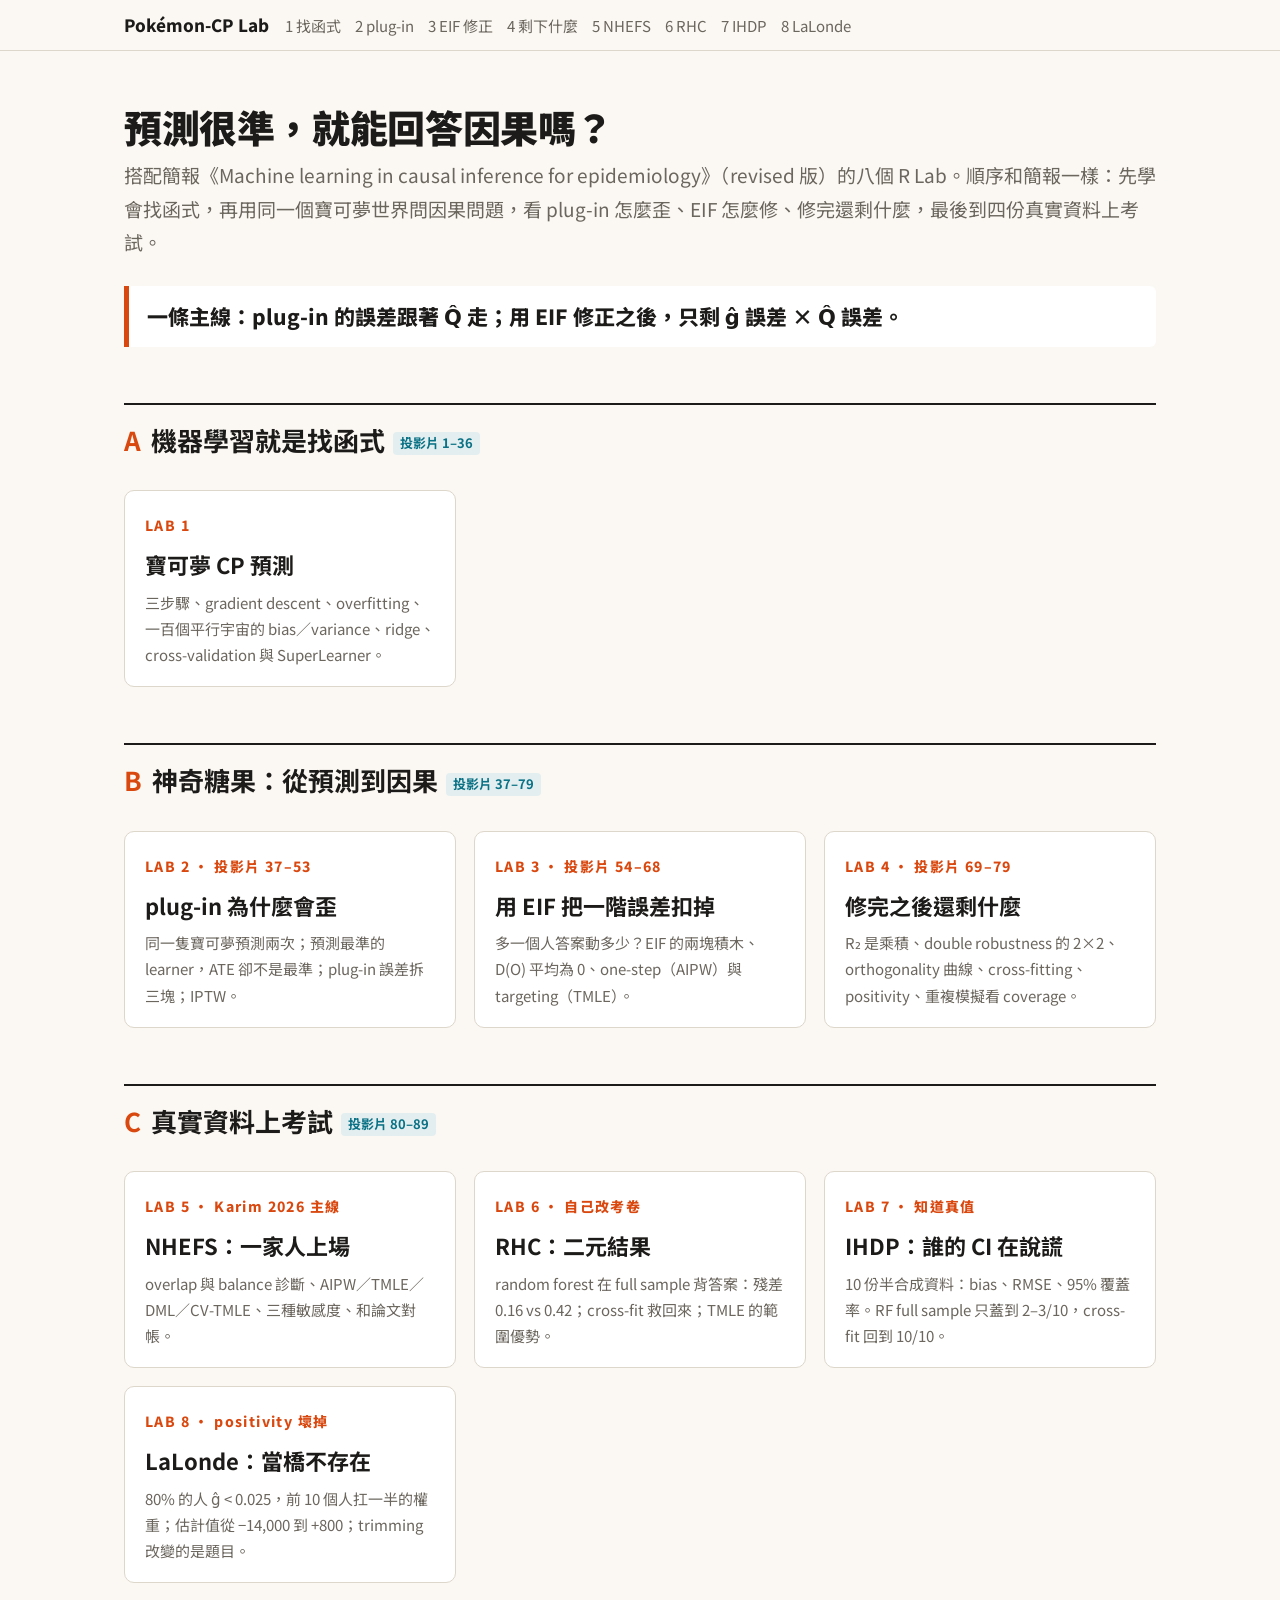
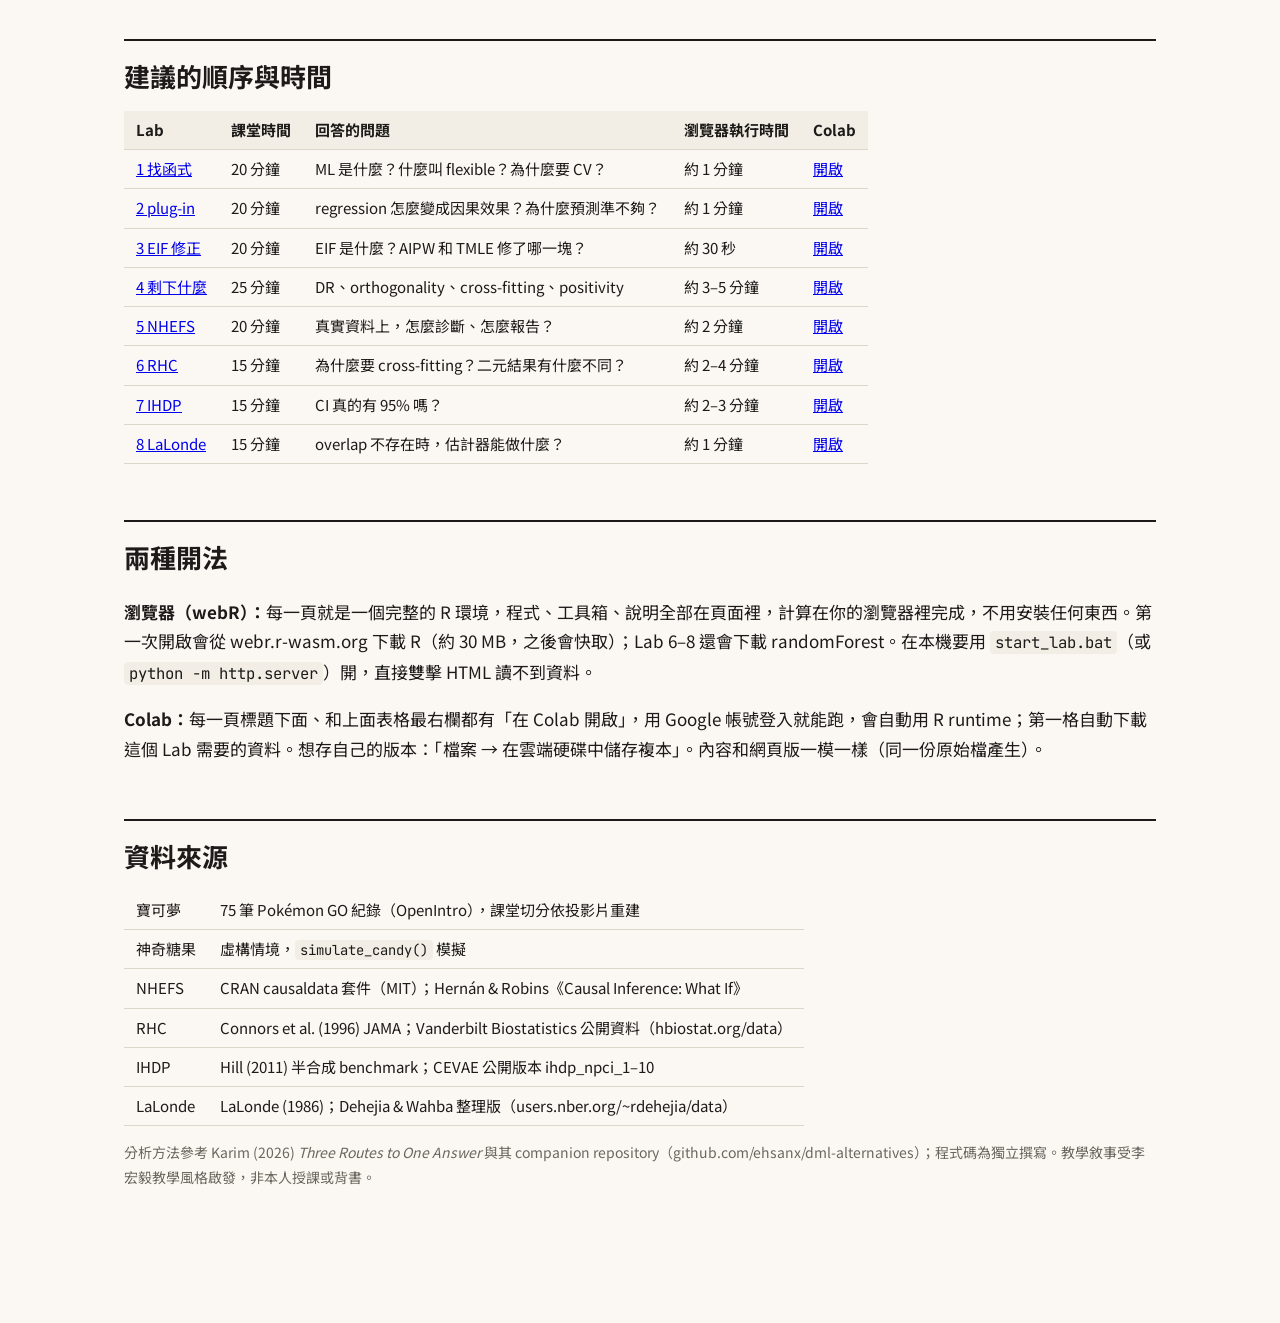
<file: index.html>
<!doctype html>
<html lang="zh-Hant">
<head>
<meta charset="utf-8">
<meta name="viewport" content="width=device-width, initial-scale=1">
<title>Pokémon-CP Lab</title>
<link rel="preconnect" href="https://fonts.googleapis.com">
<link rel="preconnect" href="https://fonts.gstatic.com" crossorigin>
<link href="https://fonts.googleapis.com/css2?family=JetBrains+Mono:wght@400;600&family=Noto+Sans+TC:wght@400;700;900&display=swap" rel="stylesheet">
<link rel="stylesheet" href="web/style.css?v=6">
</head>
<body>
<header class="top"><div class="wrap">
  <a class="home" href="index.html">Pokémon-CP Lab</a>
  <nav class="labs"><a href="01_ml.html">1 找函式</a><a href="02_plugin.html">2 plug-in</a><a href="03_eif.html">3 EIF 修正</a><a href="04_remainder.html">4 剩下什麼</a><a href="05_nhefs.html">5 NHEFS</a><a href="06_rhc.html">6 RHC</a><a href="07_ihdp.html">7 IHDP</a><a href="08_lalonde.html">8 LaLonde</a></nav>
</div></header>
<main>
<h1>預測很準，就能回答因果嗎？</h1>
<p class="lead">搭配簡報《Machine learning in causal inference for epidemiology》（revised 版）的八個 R Lab。順序和簡報一樣：先學會找函式，再用同一個寶可夢世界問因果問題，看 plug-in 怎麼歪、EIF 怎麼修、修完還剩什麼，最後到四份真實資料上考試。</p>
<p class="punch">一條主線：plug-in 的誤差跟著 Q̂ 走；用 EIF 修正之後，只剩 ĝ 誤差 × Q̂ 誤差。</p>

<h2><span class="n">A</span>機器學習就是找函式<span class="slide">投影片 1–36</span></h2>
<div class="cards">
<a class="card" href="01_ml.html"><span class="k">LAB 1</span><h3>寶可夢 CP 預測</h3><p>三步驟、gradient descent、overfitting、一百個平行宇宙的 bias／variance、ridge、cross-validation 與 SuperLearner。</p></a>
</div>

<h2><span class="n">B</span>神奇糖果：從預測到因果<span class="slide">投影片 37–79</span></h2>
<div class="cards">
<a class="card" href="02_plugin.html"><span class="k">LAB 2 · 投影片 37–53</span><h3>plug-in 為什麼會歪</h3><p>同一隻寶可夢預測兩次；預測最準的 learner，ATE 卻不是最準；plug-in 誤差拆三塊；IPTW。</p></a>
<a class="card" href="03_eif.html"><span class="k">LAB 3 · 投影片 54–68</span><h3>用 EIF 把一階誤差扣掉</h3><p>多一個人答案動多少？EIF 的兩塊積木、D(O) 平均為 0、one-step（AIPW）與 targeting（TMLE）。</p></a>
<a class="card" href="04_remainder.html"><span class="k">LAB 4 · 投影片 69–79</span><h3>修完之後還剩什麼</h3><p>R₂ 是乘積、double robustness 的 2×2、orthogonality 曲線、cross-fitting、positivity、重複模擬看 coverage。</p></a>
</div>

<h2><span class="n">C</span>真實資料上考試<span class="slide">投影片 80–89</span></h2>
<div class="cards">
<a class="card" href="05_nhefs.html"><span class="k">LAB 5 · Karim 2026 主線</span><h3>NHEFS：一家人上場</h3><p>overlap 與 balance 診斷、AIPW／TMLE／DML／CV-TMLE、三種敏感度、和論文對帳。</p></a>
<a class="card" href="06_rhc.html"><span class="k">LAB 6 · 自己改考卷</span><h3>RHC：二元結果</h3><p>random forest 在 full sample 背答案：殘差 0.16 vs 0.42；cross-fit 救回來；TMLE 的範圍優勢。</p></a>
<a class="card" href="07_ihdp.html"><span class="k">LAB 7 · 知道真值</span><h3>IHDP：誰的 CI 在說謊</h3><p>10 份半合成資料：bias、RMSE、95% 覆蓋率。RF full sample 只蓋到 2–3/10，cross-fit 回到 10/10。</p></a>
<a class="card" href="08_lalonde.html"><span class="k">LAB 8 · positivity 壞掉</span><h3>LaLonde：當橋不存在</h3><p>80% 的人 ĝ &lt; 0.025，前 10 個人扛一半的權重；估計值從 −14,000 到 +800；trimming 改變的是題目。</p></a>
</div>

<h2>建議的順序與時間</h2>
<table>
<tr><th>Lab</th><th>課堂時間</th><th>回答的問題</th><th>瀏覽器執行時間</th><th>Colab</th></tr>
<tr><td><a href="01_ml.html">1 找函式</a></td><td>20 分鐘</td><td>ML 是什麼？什麼叫 flexible？為什麼要 CV？</td><td>約 1 分鐘</td><td><a href="https://colab.research.google.com/github/kiwi710680/Pokemon-CP/blob/main/colab/01_ml.ipynb" target="_blank" rel="noopener">開啟</a></td></tr>
<tr><td><a href="02_plugin.html">2 plug-in</a></td><td>20 分鐘</td><td>regression 怎麼變成因果效果？為什麼預測準不夠？</td><td>約 1 分鐘</td><td><a href="https://colab.research.google.com/github/kiwi710680/Pokemon-CP/blob/main/colab/02_plugin.ipynb" target="_blank" rel="noopener">開啟</a></td></tr>
<tr><td><a href="03_eif.html">3 EIF 修正</a></td><td>20 分鐘</td><td>EIF 是什麼？AIPW 和 TMLE 修了哪一塊？</td><td>約 30 秒</td><td><a href="https://colab.research.google.com/github/kiwi710680/Pokemon-CP/blob/main/colab/03_eif.ipynb" target="_blank" rel="noopener">開啟</a></td></tr>
<tr><td><a href="04_remainder.html">4 剩下什麼</a></td><td>25 分鐘</td><td>DR、orthogonality、cross-fitting、positivity</td><td>約 3–5 分鐘</td><td><a href="https://colab.research.google.com/github/kiwi710680/Pokemon-CP/blob/main/colab/04_remainder.ipynb" target="_blank" rel="noopener">開啟</a></td></tr>
<tr><td><a href="05_nhefs.html">5 NHEFS</a></td><td>20 分鐘</td><td>真實資料上，怎麼診斷、怎麼報告？</td><td>約 2 分鐘</td><td><a href="https://colab.research.google.com/github/kiwi710680/Pokemon-CP/blob/main/colab/05_nhefs.ipynb" target="_blank" rel="noopener">開啟</a></td></tr>
<tr><td><a href="06_rhc.html">6 RHC</a></td><td>15 分鐘</td><td>為什麼要 cross-fitting？二元結果有什麼不同？</td><td>約 2–4 分鐘</td><td><a href="https://colab.research.google.com/github/kiwi710680/Pokemon-CP/blob/main/colab/06_rhc.ipynb" target="_blank" rel="noopener">開啟</a></td></tr>
<tr><td><a href="07_ihdp.html">7 IHDP</a></td><td>15 分鐘</td><td>CI 真的有 95% 嗎？</td><td>約 2–3 分鐘</td><td><a href="https://colab.research.google.com/github/kiwi710680/Pokemon-CP/blob/main/colab/07_ihdp.ipynb" target="_blank" rel="noopener">開啟</a></td></tr>
<tr><td><a href="08_lalonde.html">8 LaLonde</a></td><td>15 分鐘</td><td>overlap 不存在時，估計器能做什麼？</td><td>約 1 分鐘</td><td><a href="https://colab.research.google.com/github/kiwi710680/Pokemon-CP/blob/main/colab/08_lalonde.ipynb" target="_blank" rel="noopener">開啟</a></td></tr>
</table>

<h2>兩種開法</h2>
<p><b>瀏覽器（webR）：</b>每一頁就是一個完整的 R 環境，程式、工具箱、說明全部在頁面裡，計算在你的瀏覽器裡完成，不用安裝任何東西。第一次開啟會從 webr.r-wasm.org 下載 R（約 30 MB，之後會快取）；Lab 6–8 還會下載 randomForest。在本機要用 <code>start_lab.bat</code>（或 <code>python -m http.server</code>）開，直接雙擊 HTML 讀不到資料。</p>
<p><b>Colab：</b>每一頁標題下面、和上面表格最右欄都有「在 Colab 開啟」，用 Google 帳號登入就能跑，會自動用 R runtime；第一格自動下載這個 Lab 需要的資料。想存自己的版本：「檔案 → 在雲端硬碟中儲存複本」。內容和網頁版一模一樣（同一份原始檔產生）。</p>

<h2>資料來源</h2>
<table>
<tr><td>寶可夢</td><td>75 筆 Pokémon GO 紀錄（OpenIntro），課堂切分依投影片重建</td></tr>
<tr><td>神奇糖果</td><td>虛構情境，<code>simulate_candy()</code> 模擬</td></tr>
<tr><td>NHEFS</td><td>CRAN causaldata 套件（MIT）；Hernán &amp; Robins《Causal Inference: What If》</td></tr>
<tr><td>RHC</td><td>Connors et al. (1996) JAMA；Vanderbilt Biostatistics 公開資料（hbiostat.org/data）</td></tr>
<tr><td>IHDP</td><td>Hill (2011) 半合成 benchmark；CEVAE 公開版本 ihdp_npci_1–10</td></tr>
<tr><td>LaLonde</td><td>LaLonde (1986)；Dehejia &amp; Wahba 整理版（users.nber.org/~rdehejia/data）</td></tr>
</table>
<p class="ref">分析方法參考 Karim (2026) <i>Three Routes to One Answer</i> 與其 companion repository（github.com/ehsanx/dml-alternatives）；程式碼為獨立撰寫。教學敘事受李宏毅教學風格啟發，非本人授課或背書。</p>
</main>
</body>
</html>
</file>
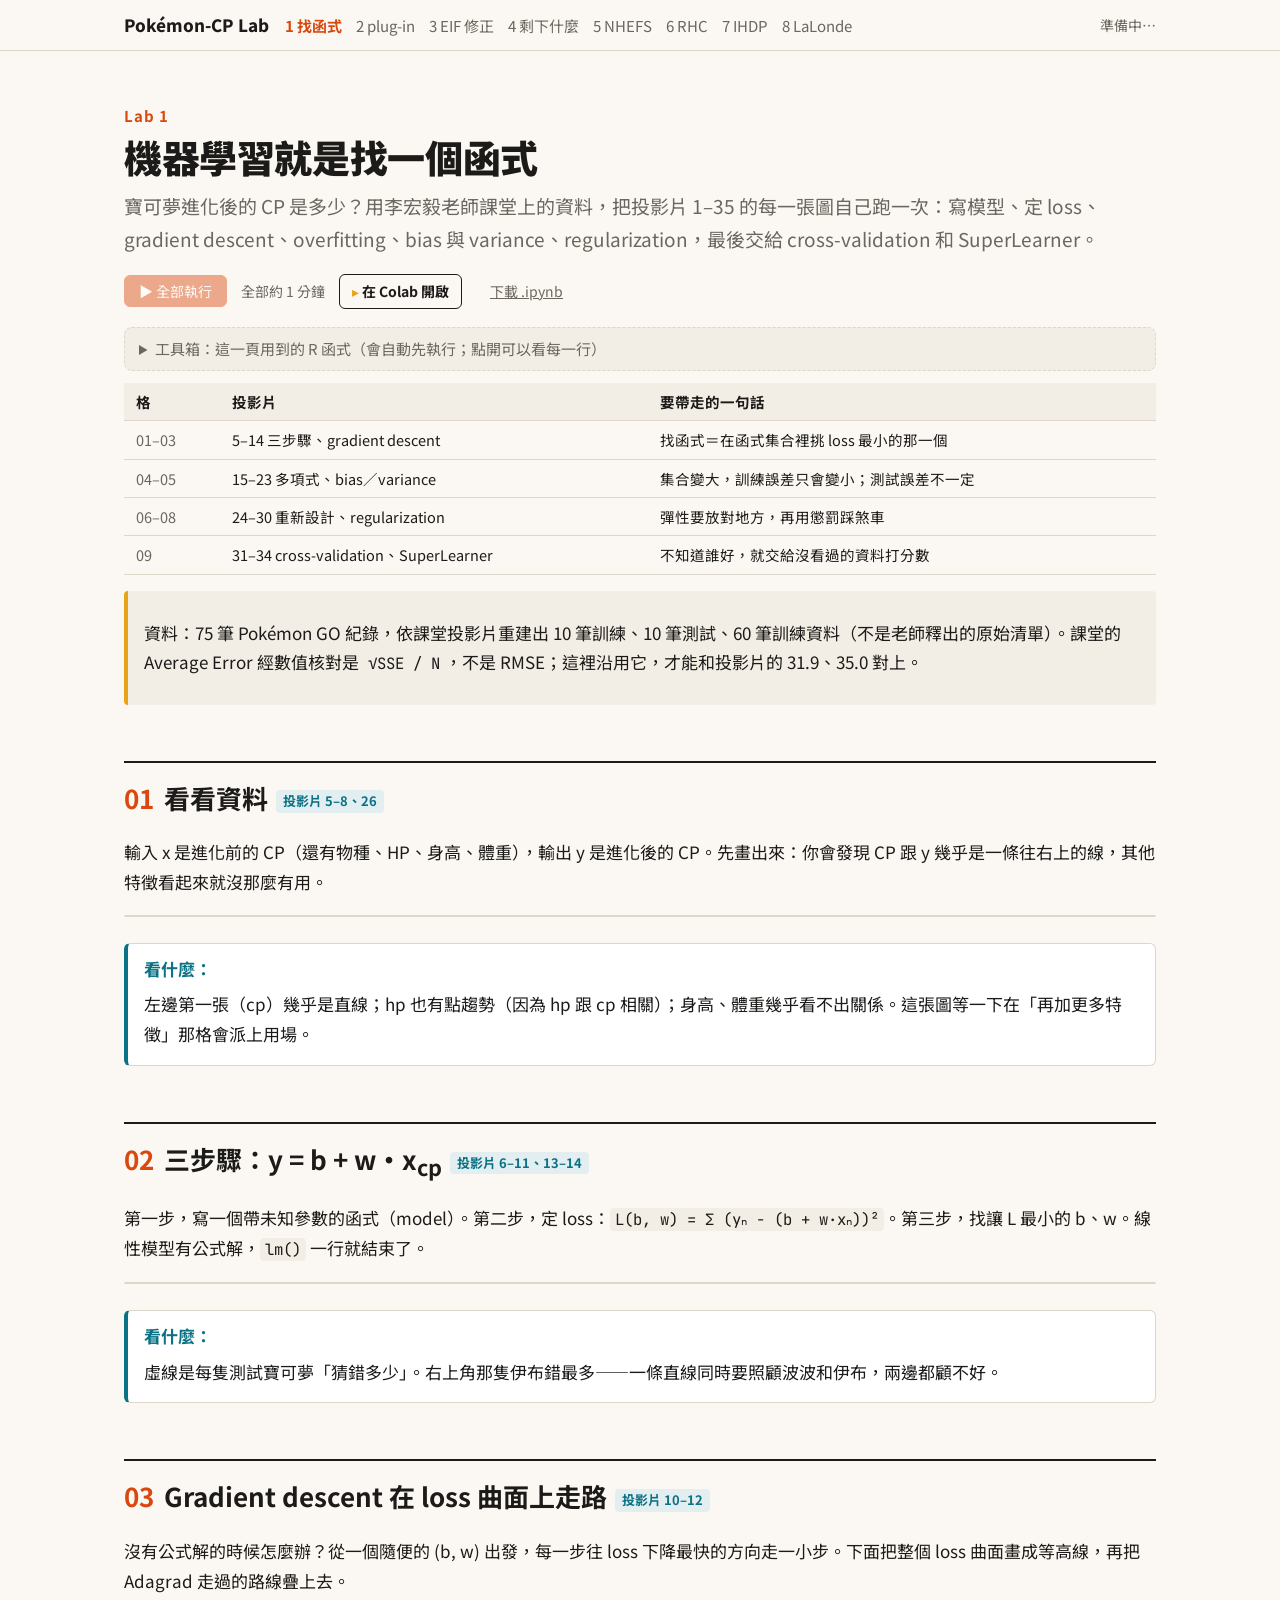
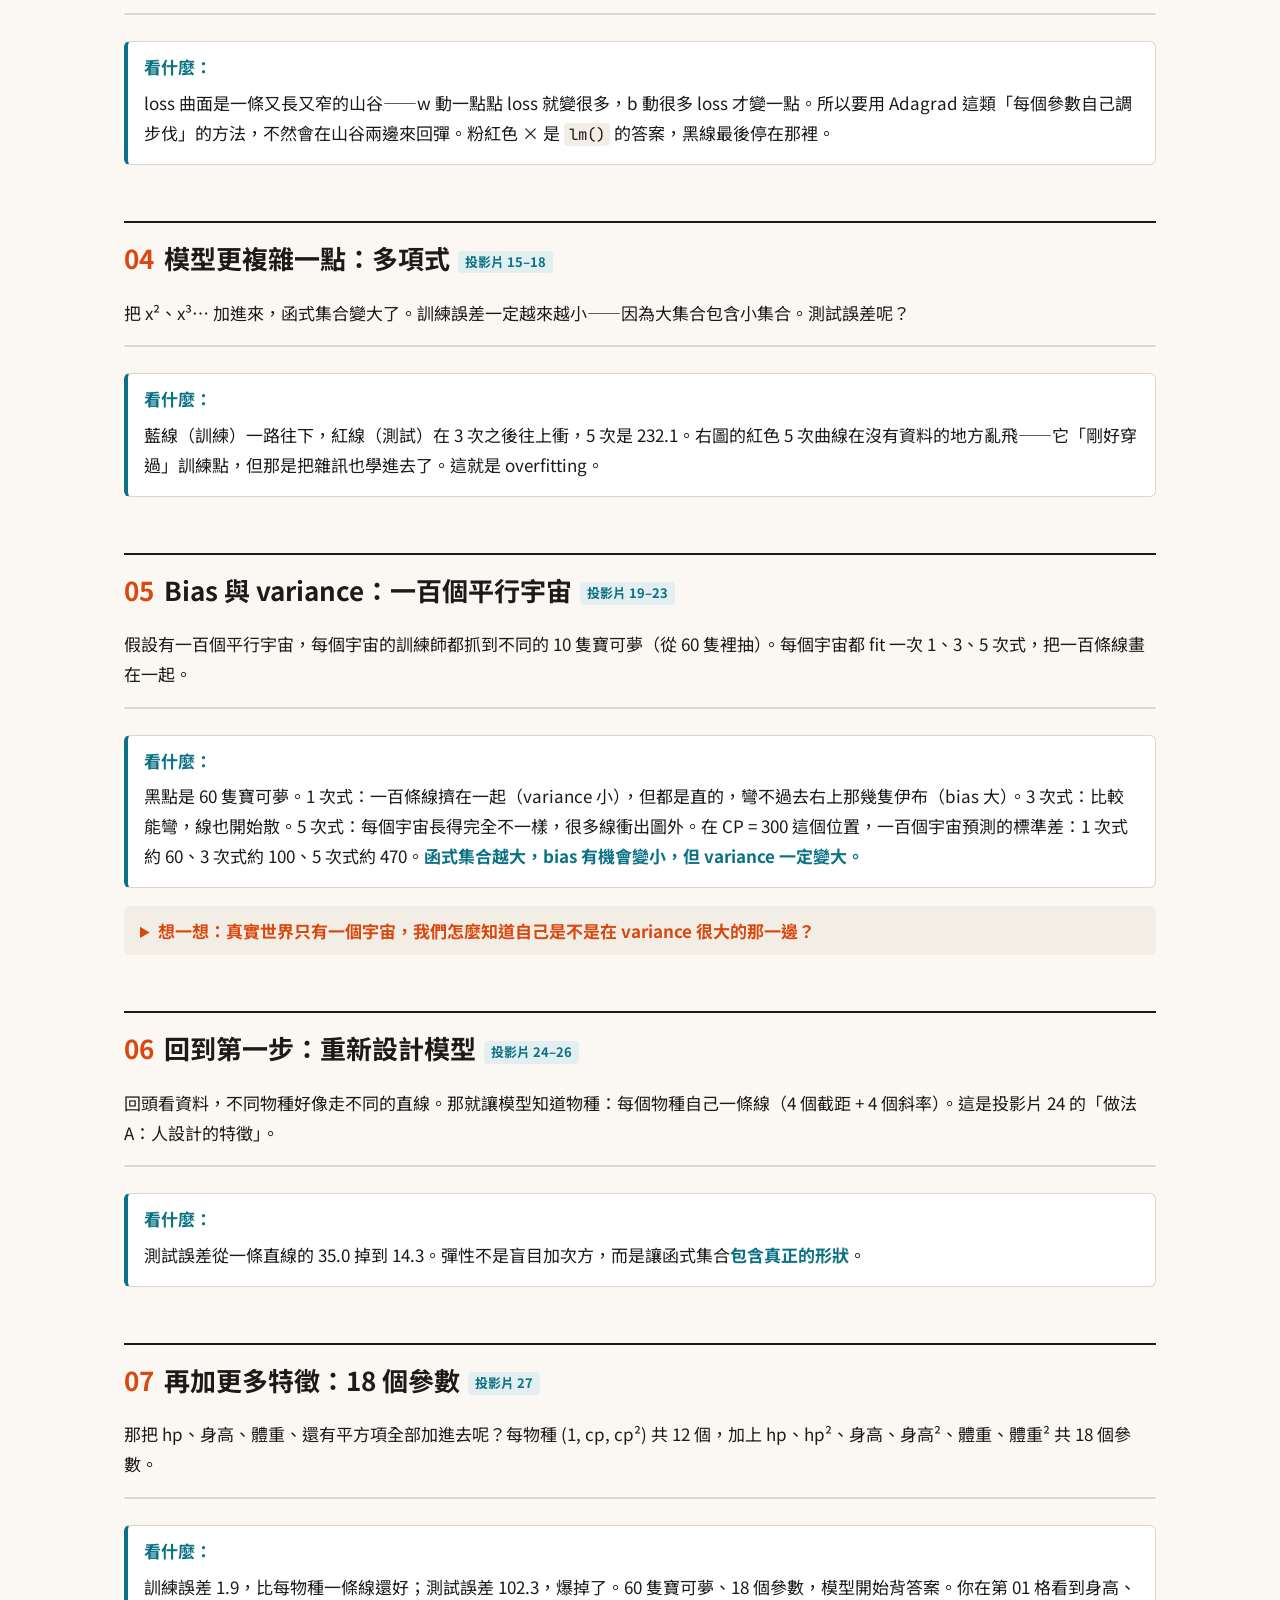
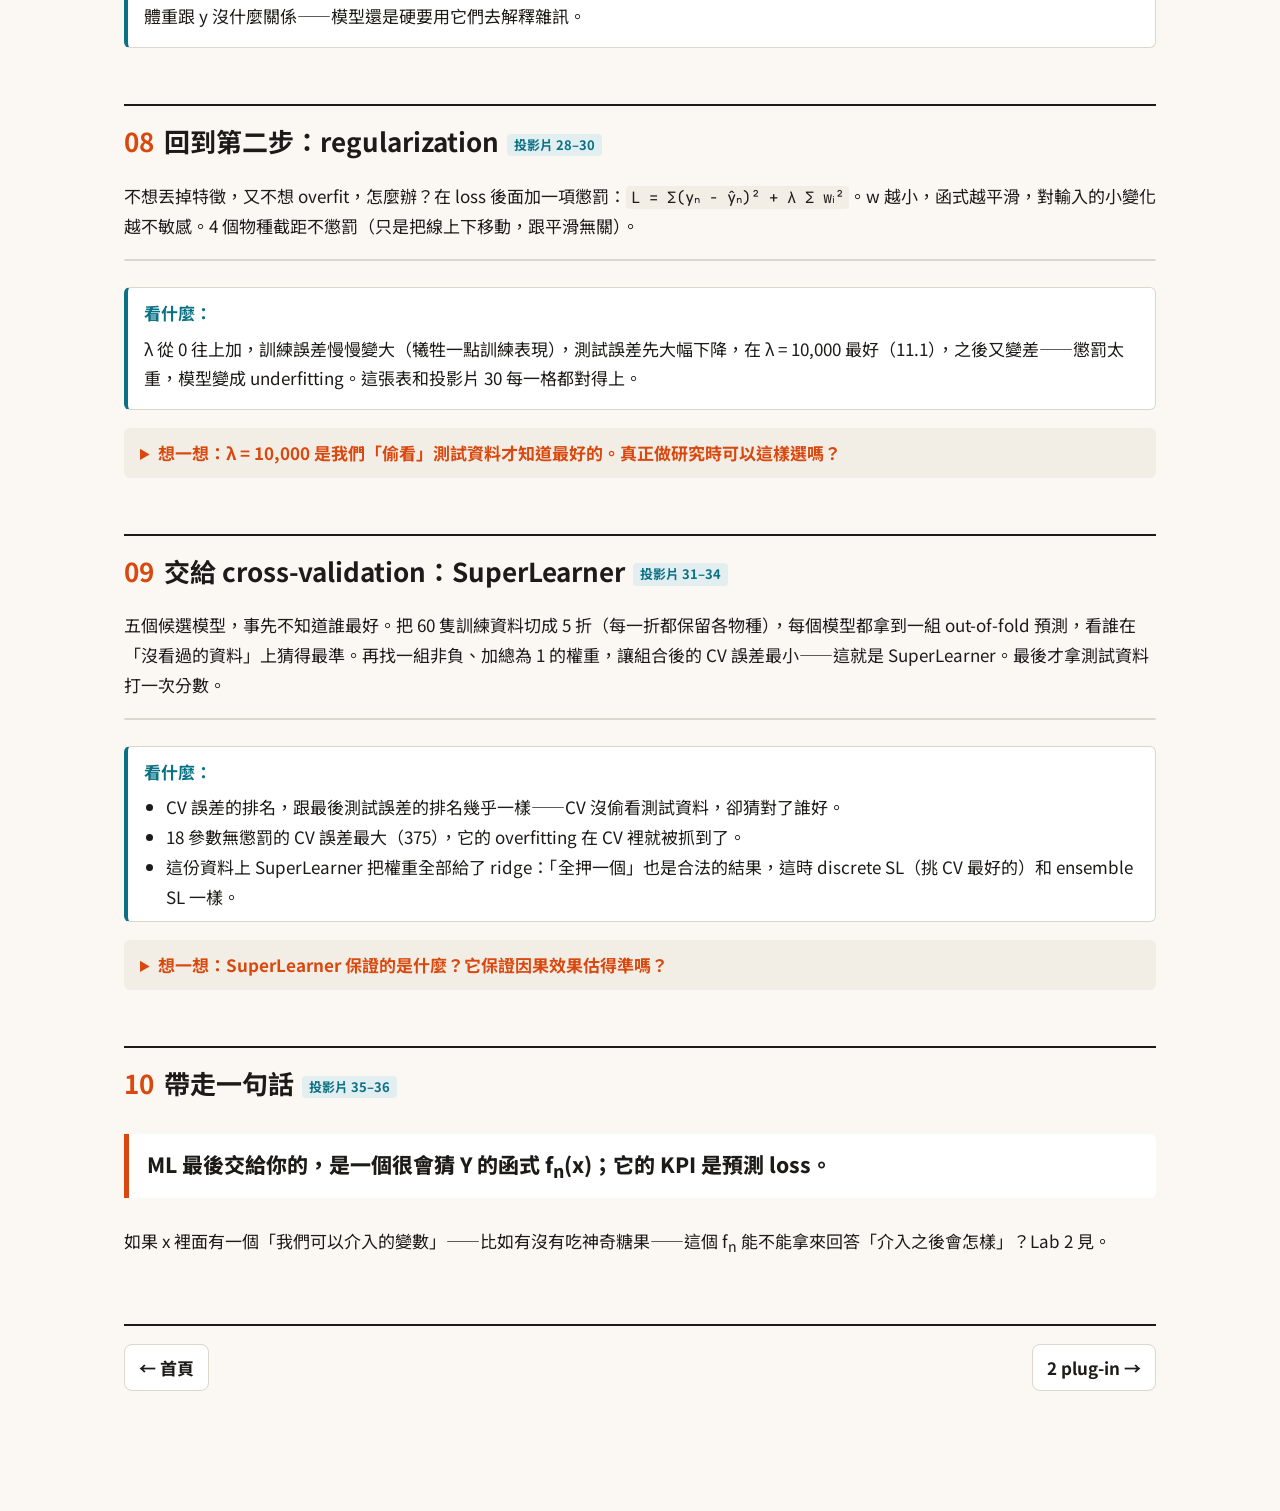
<file: 01_ml.html>
<!doctype html>
<html lang="zh-Hant">
<head>
<meta charset="utf-8">
<meta name="viewport" content="width=device-width, initial-scale=1">
<title>Lab 1　機器學習就是找一個函式</title>
<link rel="preconnect" href="https://fonts.googleapis.com">
<link rel="preconnect" href="https://fonts.gstatic.com" crossorigin>
<link href="https://fonts.googleapis.com/css2?family=JetBrains+Mono:wght@400;600&family=Noto+Sans+TC:wght@400;700;900&display=swap" rel="stylesheet">
<link rel="stylesheet" href="web/style.css?v=6">
</head>
<body data-files="data/classroom_train10.csv,data/classroom_test10.csv,data/classroom_train60.csv" data-packages="">
<header class="top"><div class="wrap">
  <a class="home" href="index.html">Pokémon-CP Lab</a>
  <nav class="labs"><a href="01_ml.html" aria-current="page">1 找函式</a><a href="02_plugin.html">2 plug-in</a><a href="03_eif.html">3 EIF 修正</a><a href="04_remainder.html">4 剩下什麼</a><a href="05_nhefs.html">5 NHEFS</a><a href="06_rhc.html">6 RHC</a><a href="07_ihdp.html">7 IHDP</a><a href="08_lalonde.html">8 LaLonde</a></nav>
  <span id="status">準備中…</span>
</div></header>
<main>
<p class="kicker">Lab 1</p>
<h1>機器學習就是找一個函式</h1>
<p class="lead">寶可夢進化後的 CP 是多少？用李宏毅老師課堂上的資料，把投影片 1–35 的每一張圖自己跑一次：寫模型、定 loss、gradient descent、overfitting、bias 與 variance、regularization，最後交給 cross-validation 和 SuperLearner。</p>
<div class="actions"><button id="runall" disabled>▶ 全部執行</button><span class="time">全部約 1 分鐘</span>
<a class="colab" href="https://colab.research.google.com/github/kiwi710680/Pokemon-CP/blob/main/colab/01_ml.ipynb" target="_blank" rel="noopener">在 Colab 開啟</a>
<a class="dl" href="colab/01_ml.ipynb" download>下載 .ipynb</a></div>
<details class="toolbox"><summary>工具箱：這一頁用到的 R 函式（會自動先執行；點開可以看每一行）</summary>
<div class="cell" data-label="工具箱"><script type="text/r">
# ---- Pokemon CP (classroom example; train/test split rebuilt from the slides) ----
SPECIES <- c("Pidgey", "Weedle", "Caterpie", "Eevee")
lee_err <- function(y, yhat) sqrt(sum((y - yhat)^2)) / length(y)   # the classroom "Average Error" is sqrt(SSE) / N
read_pokemon <- function(file) { d <- read.csv(file); d$species <- factor(d$species, levels = SPECIES); d }

X_species <- function(d) {                                    # each species its own intercept and slope (4 + 4)
  S <- sapply(SPECIES, function(s) as.numeric(d$species == s)); cbind(S, S * d$cp)
}
X_extended <- function(d) {                                   # 18 parameters: species x (1, cp, cp^2) + hp, height, weight and squares
  S <- sapply(SPECIES, function(s) as.numeric(d$species == s))
  cbind(S, S * d$cp, S * d$cp^2, d$hp, d$hp^2, d$height, d$height^2, d$weight, d$weight^2)
}
ridge_fit <- function(X, y, lambda, n_free = 4) {             # L = sum (y - yhat)^2 + lambda sum w^2; species intercepts not penalized
  p <- ncol(X); pen <- diag(c(rep(0, n_free), rep(sqrt(lambda), p - n_free)), p)
  qr.coef(qr(rbind(X, pen[(n_free + 1):p, , drop = FALSE])), c(y, rep(0, p - n_free)))   # augmented least squares
}
knn_cp <- function(train, newdata, k) sapply(seq_len(nrow(newdata)), function(i) {
  tr <- train[train$species == newdata$species[i], ]
  mean(tr$cp_new[order(abs(tr$cp - newdata$cp[i]))[seq_len(min(k, nrow(tr)))]])
})
pokemon_candidates <- list(                                   # each candidate: training data -> predictions on new data
  "linear (cp only)" = function(tr, nd) predict(lm(cp_new ~ cp, tr), nd),
  "species-linear"   = function(tr, nd) X_species(nd) %*% qr.coef(qr(X_species(tr)), tr$cp_new),
  "18-param OLS"     = function(tr, nd) X_extended(nd) %*% ridge_fit(X_extended(tr), tr$cp_new, 0),
  "18-param ridge"   = function(tr, nd) X_extended(nd) %*% ridge_fit(X_extended(tr), tr$cp_new, 1e4),
  "kNN (k = 3)"      = function(tr, nd) knn_cp(tr, nd, 3))
strat_folds <- function(species, V = 5, seed = 1) {           # V folds, stratified by species
  set.seed(seed); f <- integer(length(species))
  for (s in unique(species)) { id <- which(species == s); f[id] <- sample(rep(seq_len(V), length.out = length(id))) }
  f
}
convex_weights <- function(Z, y) {                            # non-negative weights summing to 1 that minimize CV squared error
  obj <- function(b) { w <- exp(c(0, b)); w <- w / sum(w); mean((y - Z %*% w)^2) }
  b <- optim(rep(0, ncol(Z) - 1), obj, method = "BFGS")$par
  w <- exp(c(0, b)); setNames(w / sum(w), colnames(Z))
}
</script></div></details>

<table class="map"><tr><th>格</th><th>投影片</th><th>要帶走的一句話</th></tr><tr><td>01–03</td><td>5–14 三步驟、gradient descent</td><td>找函式＝在函式集合裡挑 loss 最小的那一個</td></tr><tr><td>04–05</td><td>15–23 多項式、bias／variance</td><td>集合變大，訓練誤差只會變小；測試誤差不一定</td></tr><tr><td>06–08</td><td>24–30 重新設計、regularization</td><td>彈性要放對地方，再用懲罰踩煞車</td></tr><tr><td>09</td><td>31–34 cross-validation、SuperLearner</td><td>不知道誰好，就交給沒看過的資料打分數</td></tr></table>
<div class="note note"><p>資料：75 筆 Pokémon GO 紀錄，依課堂投影片重建出 10 筆訓練、10 筆測試、60 筆訓練資料（不是老師釋出的原始清單）。課堂的 Average Error 經數值核對是 <code>√SSE / N</code>，不是 RMSE；這裡沿用它，才能和投影片的 31.9、35.0 對上。</p></div>
<h2><span class="n">01</span>看看資料<span class="slide">投影片 5–8、26</span></h2>
<p>輸入 x 是進化前的 CP（還有物種、HP、身高、體重），輸出 y 是進化後的 CP。先畫出來：你會發現 CP 跟 y 幾乎是一條往右上的線，其他特徵看起來就沒那麼有用。</p>
<div class="cell"><script type="text/r">
tr10 <- read_pokemon("data/classroom_train10.csv")
te10 <- read_pokemon("data/classroom_test10.csv")
tr60 <- read_pokemon("data/classroom_train60.csv")
tr10[, c("name", "species", "cp", "hp", "height", "weight", "cp_new")]
par(mfrow = c(1, 4), mar = c(4.5, 4.5, 1, 0.5), las = 1, bty = "n")
for (v in c("cp", "hp", "height", "weight"))
  plot(tr60[[v]], tr60$cp_new, pch = 19, col = adjustcolor("#0B7285", .7), xlab = v, ylab = "CP after evolution")
</script></div>
<div class="look"><b>看什麼：</b><p>左邊第一張（cp）幾乎是直線；hp 也有點趨勢（因為 hp 跟 cp 相關）；身高、體重幾乎看不出關係。這張圖等一下在「再加更多特徵」那格會派上用場。</p></div>
<h2><span class="n">02</span>三步驟：y = b + w·x<sub>cp</sub><span class="slide">投影片 6–11、13–14</span></h2>
<p>第一步，寫一個帶未知參數的函式（model）。第二步，定 loss：<code>L(b, w) = Σ (yₙ − (b + w·xₙ))²</code>。第三步，找讓 L 最小的 b、w。線性模型有公式解，<code>lm()</code> 一行就結束了。</p>
<div class="cell"><script type="text/r">
fit1 <- lm(cp_new ~ cp, data = tr10)
round(coef(fit1), 3)                                       # b = -188.4, w = 2.67
c(train = lee_err(tr10$cp_new, fitted(fit1)),
  test  = lee_err(te10$cp_new, predict(fit1, te10)))       # 31.9, 35.0
par(mar = c(4.5, 4.5, 1, 1), las = 1, bty = "n")
plot(tr10$cp, tr10$cp_new, pch = 19, col = "#D9480F", xlim = c(0, 650), ylim = c(0, 1700),
     xlab = "Original CP", ylab = "CP after evolution")
points(te10$cp, te10$cp_new, pch = 21, col = "#0B7285", lwd = 2, cex = 1.3)
abline(fit1, lwd = 3)
segments(te10$cp, te10$cp_new, te10$cp, predict(fit1, te10), col = "#0B7285", lty = 3)
legend("topleft", c("training (10)", "testing (10)", "test error"), pch = c(19, 21, NA), lty = c(NA, NA, 3),
       col = c("#D9480F", "#0B7285", "#0B7285"), bty = "n")
</script></div>
<div class="look"><b>看什麼：</b><p>虛線是每隻測試寶可夢「猜錯多少」。右上角那隻伊布錯最多——一條直線同時要照顧波波和伊布，兩邊都顧不好。</p></div>
<h2><span class="n">03</span>Gradient descent 在 loss 曲面上走路<span class="slide">投影片 10–12</span></h2>
<p>沒有公式解的時候怎麼辦？從一個隨便的 (b, w) 出發，每一步往 loss 下降最快的方向走一小步。下面把整個 loss 曲面畫成等高線，再把 Adagrad 走過的路線疊上去。</p>
<div class="cell"><script type="text/r">
x <- tr10$cp; y <- tr10$cp_new
L <- function(b, w) sum((y - b - w * x)^2)
bs <- seq(-200, -100, length.out = 120); ws <- seq(-5, 5, length.out = 120)
Z <- outer(bs, ws, Vectorize(L))
b <- -120; w <- -4; lr <- 1; gb2 <- 0; gw2 <- 0; path <- c(b, w)
for (it in 1:100000) {                    # Adagrad: b and w live on very different scales, so each gets its own step size
  r <- y - (b + w * x); gb <- -2 * sum(r); gw <- -2 * sum(r * x)
  gb2 <- gb2 + gb^2; gw2 <- gw2 + gw^2
  b <- b - lr / sqrt(gb2) * gb; w <- w - lr / sqrt(gw2) * gw
  if (it %% 200 == 0) path <- rbind(path, c(b, w))
}
c(b = b, w = w)                           # almost the same as lm() (more steps get closer)
par(mar = c(4.5, 4.5, 1, 1), las = 1)
image(bs, ws, log10(Z), col = hcl.colors(40, "RdYlBu", rev = TRUE), xlab = "b", ylab = "w")
contour(bs, ws, log10(Z), add = TRUE, drawlabels = FALSE, col = "white", nlevels = 15)
lines(path, col = "#1C1B19", lwd = 2); points(path[1, 1], path[1, 2], pch = 19)
points(coef(fit1)[1], coef(fit1)[2], pch = 4, cex = 2.5, lwd = 3, col = "#FF3E96")
</script></div>
<div class="look"><b>看什麼：</b><p>loss 曲面是一條又長又窄的山谷——w 動一點點 loss 就變很多，b 動很多 loss 才變一點。所以要用 Adagrad 這類「每個參數自己調步伐」的方法，不然會在山谷兩邊來回彈。粉紅色 × 是 <code>lm()</code> 的答案，黑線最後停在那裡。</p></div>
<h2><span class="n">04</span>模型更複雜一點：多項式<span class="slide">投影片 15–18</span></h2>
<p>把 x²、x³… 加進來，函式集合變大了。訓練誤差一定越來越小——因為大集合包含小集合。測試誤差呢？</p>
<div class="cell"><script type="text/r">
tab <- t(sapply(1:5, function(p) {
  f <- lm(cp_new ~ poly(cp, p, raw = TRUE), data = tr10)
  c(degree = p, train = lee_err(tr10$cp_new, fitted(f)), test = lee_err(te10$cp_new, predict(f, te10)))
}))
round(tab, 1)
par(mfrow = c(1, 2), mar = c(4.5, 4.5, 1, 1), las = 1, bty = "n")
plot(tab[, 1], tab[, 3], type = "b", pch = 19, col = "#D9480F", lwd = 2, log = "y", ylim = c(10, 250),
     xlab = "polynomial degree", ylab = "sqrt(SSE) / N (log scale)")
lines(tab[, 1], tab[, 2], type = "b", pch = 19, col = "#0B7285", lwd = 2)
legend("topleft", c("testing", "training"), col = c("#D9480F", "#0B7285"), lwd = 2, pch = 19, bty = "n")
xs <- data.frame(cp = seq(10, 640, length.out = 300))
plot(tr10$cp, tr10$cp_new, pch = 19, ylim = c(-300, 1900), xlab = "Original CP", ylab = "CP after evolution")
for (p in c(1, 3, 5)) lines(xs$cp, predict(lm(cp_new ~ poly(cp, p, raw = TRUE), data = tr10), xs), lwd = 3,
                           col = c("#1C1B19", NA, "#C98A0C", NA, "#D9480F")[p])
points(te10$cp, te10$cp_new, pch = 21, col = "#0B7285", lwd = 2, cex = 1.3)
</script></div>
<div class="look"><b>看什麼：</b><p>藍線（訓練）一路往下，紅線（測試）在 3 次之後往上衝，5 次是 232.1。右圖的紅色 5 次曲線在沒有資料的地方亂飛——它「剛好穿過」訓練點，但那是把雜訊也學進去了。這就是 overfitting。</p></div>
<h2><span class="n">05</span>Bias 與 variance：一百個平行宇宙<span class="slide">投影片 19–23</span></h2>
<p>假設有一百個平行宇宙，每個宇宙的訓練師都抓到不同的 10 隻寶可夢（從 60 隻裡抽）。每個宇宙都 fit 一次 1、3、5 次式，把一百條線畫在一起。</p>
<div class="cell"><script type="text/r">
set.seed(1)
xs <- data.frame(cp = seq(20, 500, length.out = 200))
degs <- c(1, 3, 5)
fits <- lapply(degs, function(p) sapply(1:100, function(u) {
  s <- tr60[sample(nrow(tr60), 10), ]
  suppressWarnings(predict(lm(cp_new ~ poly(cp, p, raw = TRUE), data = s), xs))
}))
par(mfrow = c(1, 3), mar = c(5.2, 5.5, 2, 1), mgp = c(3.8, .8, 0), las = 1, bty = "n")
for (j in seq_along(degs)) {
  matplot(xs$cp, fits[[j]], type = "l", lty = 1, col = adjustcolor("#0B7285", .15), ylim = c(-200, 1800),
          xlab = "Original CP", ylab = "predicted CP after evolution", main = paste("degree", degs[j]))
  points(tr60$cp, tr60$cp_new, pch = 19, cex = .5)
}
at300 <- which.min(abs(xs$cp - 300))
sapply(setNames(fits, paste0("degree_", degs)), function(f) c(sd_at_cp300 = sd(f[at300, ]), median_at_cp300 = median(f[at300, ])))
</script></div>
<div class="look"><b>看什麼：</b><p>黑點是 60 隻寶可夢。1 次式：一百條線擠在一起（variance 小），但都是直的，彎不過去右上那幾隻伊布（bias 大）。3 次式：比較能彎，線也開始散。5 次式：每個宇宙長得完全不一樣，很多線衝出圖外。在 CP = 300 這個位置，一百個宇宙預測的標準差：1 次式約 60、3 次式約 100、5 次式約 470。<b>函式集合越大，bias 有機會變小，但 variance 一定變大。</b></p></div>
<details class="think"><summary>想一想：真實世界只有一個宇宙，我們怎麼知道自己是不是在 variance 很大的那一邊？</summary><p>看不到其他宇宙，就用自己的資料「模擬」平行宇宙：把資料切成好幾份，輪流拿一份當沒看過的資料打分數——這就是第 09 格的 cross-validation。</p></details>
<h2><span class="n">06</span>回到第一步：重新設計模型<span class="slide">投影片 24–26</span></h2>
<p>回頭看資料，不同物種好像走不同的直線。那就讓模型知道物種：每個物種自己一條線（4 個截距 + 4 個斜率）。這是投影片 24 的「做法 A：人設計的特徵」。</p>
<div class="cell"><script type="text/r">
bs <- qr.coef(qr(X_species(tr60)), tr60$cp_new)
c(train = lee_err(tr60$cp_new, X_species(tr60) %*% bs), test = lee_err(te10$cp_new, X_species(te10) %*% bs))  # 3.8, 14.3
cols <- c(Pidgey = "#B5651D", Weedle = "#C9A227", Caterpie = "#4C9A2A", Eevee = "#8E5B9E")
par(mar = c(4.5, 4.5, 1, 1), las = 1, bty = "n")
plot(tr60$cp, tr60$cp_new, pch = 19, col = cols[tr60$species], xlab = "Original CP", ylab = "CP after evolution")
for (s in SPECIES) { xx <- range(tr60$cp[tr60$species == s]); xx <- seq(xx[1], xx[2], length.out = 50)
  nd <- data.frame(species = factor(s, levels = SPECIES), cp = xx); lines(xx, X_species(nd) %*% bs, col = cols[s], lwd = 3) }
legend("topleft", SPECIES, col = cols, pch = 19, bty = "n")
</script></div>
<div class="look"><b>看什麼：</b><p>測試誤差從一條直線的 35.0 掉到 14.3。彈性不是盲目加次方，而是讓函式集合<b>包含真正的形狀</b>。</p></div>
<h2><span class="n">07</span>再加更多特徵：18 個參數<span class="slide">投影片 27</span></h2>
<p>那把 hp、身高、體重、還有平方項全部加進去呢？每物種 (1, cp, cp²) 共 12 個，加上 hp、hp²、身高、身高²、體重、體重² 共 18 個參數。</p>
<div class="cell"><script type="text/r">
b18 <- ridge_fit(X_extended(tr60), tr60$cp_new, lambda = 0)        # lambda = 0 is ordinary least squares
c(train = lee_err(tr60$cp_new, X_extended(tr60) %*% b18), test = lee_err(te10$cp_new, X_extended(te10) %*% b18))  # 1.9, 102.3
</script></div>
<div class="look"><b>看什麼：</b><p>訓練誤差 1.9，比每物種一條線還好；測試誤差 102.3，爆掉了。60 隻寶可夢、18 個參數，模型開始背答案。你在第 01 格看到身高、體重跟 y 沒什麼關係——模型還是硬要用它們去解釋雜訊。</p></div>
<h2><span class="n">08</span>回到第二步：regularization<span class="slide">投影片 28–30</span></h2>
<p>不想丟掉特徵，又不想 overfit，怎麼辦？在 loss 後面加一項懲罰：<code>L = Σ(yₙ − ŷₙ)² + λ Σ wᵢ²</code>。w 越小，函式越平滑，對輸入的小變化越不敏感。4 個物種截距不懲罰（只是把線上下移動，跟平滑無關）。</p>
<div class="cell"><script type="text/r">
lams <- c(0, 1, 1e2, 1e4, 1e6, 1e8, 1e10)
rt <- t(sapply(lams, function(l) { b <- ridge_fit(X_extended(tr60), tr60$cp_new, l)
  c(lambda = l, train = lee_err(tr60$cp_new, X_extended(tr60) %*% b), test = lee_err(te10$cp_new, X_extended(te10) %*% b)) }))
print(data.frame(lambda = format(rt[, 1], big.mark = ",", scientific = FALSE), round(rt[, 2:3], 1)), row.names = FALSE)
par(mar = c(4.5, 4.5, 1, 1), las = 1, bty = "n")
xl <- c(0.1, lams[-1])
plot(xl, rt[, 3], log = "x", type = "b", pch = 19, lwd = 2, col = "#D9480F", ylim = c(0, 110),
     xlab = "lambda (log scale; leftmost point is lambda = 0)", ylab = "sqrt(SSE) / N")
lines(xl, rt[, 2], type = "b", pch = 19, lwd = 2, col = "#0B7285")
legend("top", c("testing", "training"), col = c("#D9480F", "#0B7285"), lwd = 2, bty = "n", horiz = TRUE)
</script></div>
<div class="look"><b>看什麼：</b><p>λ 從 0 往上加，訓練誤差慢慢變大（犧牲一點訓練表現），測試誤差先大幅下降，在 λ = 10,000 最好（11.1），之後又變差——懲罰太重，模型變成 underfitting。這張表和投影片 30 每一格都對得上。</p></div>
<details class="think"><summary>想一想：λ = 10,000 是我們「偷看」測試資料才知道最好的。真正做研究時可以這樣選嗎？</summary><p>不行。測試資料一旦拿來選 λ，它就不再是「沒看過的資料」，最後報告的測試誤差會太樂觀。選 λ 這件事要在訓練資料裡面用 cross-validation 做——下一格就是。</p></details>
<h2><span class="n">09</span>交給 cross-validation：SuperLearner<span class="slide">投影片 31–34</span></h2>
<p>五個候選模型，事先不知道誰最好。把 60 隻訓練資料切成 5 折（每一折都保留各物種），每個模型都拿到一組 out-of-fold 預測，看誰在「沒看過的資料」上猜得最準。再找一組非負、加總為 1 的權重，讓組合後的 CV 誤差最小——這就是 SuperLearner。最後才拿測試資料打一次分數。</p>
<div class="cell"><script type="text/r">
f <- strat_folds(tr60$species, V = 5, seed = 1)
Z <- sapply(pokemon_candidates, function(m) { z <- numeric(nrow(tr60))
  for (v in 1:5) z[f == v] <- m(tr60[f != v, ], tr60[f == v, ]); z })
w <- convex_weights(Z, tr60$cp_new)
P <- sapply(pokemon_candidates, function(m) m(tr60, te10))
res <- data.frame(CV_RMSE = apply(Z, 2, function(z) sqrt(mean((tr60$cp_new - z)^2))),
                  SL_weight = w, test_error = apply(P, 2, function(p) lee_err(te10$cp_new, p)))
print(round(res, 3))
cat("discrete SL picks:", rownames(res)[which.min(res$CV_RMSE)], "\nensemble SL test error:", round(lee_err(te10$cp_new, P %*% w), 2), "\n")
</script></div>
<div class="look"><b>看什麼：</b><ul><li>CV 誤差的排名，跟最後測試誤差的排名幾乎一樣——CV 沒偷看測試資料，卻猜對了誰好。</li><li>18 參數無懲罰的 CV 誤差最大（375），它的 overfitting 在 CV 裡就被抓到了。</li><li>這份資料上 SuperLearner 把權重全部給了 ridge：「全押一個」也是合法的結果，這時 discrete SL（挑 CV 最好的）和 ensemble SL 一樣。</li></ul></div>
<details class="think"><summary>想一想：SuperLearner 保證的是什麼？它保證因果效果估得準嗎？</summary><p>它保證的是<b>預測</b>：在候選組合裡，CV loss 逼近最好的那一個（oracle property）。它不知道你要拿預測去算什麼，所以不保證因果效果沒有偏差——Lab 2 會直接看到「預測最準、ATE 卻不是最準」的例子。</p></details>
<h2><span class="n">10</span>帶走一句話<span class="slide">投影片 35–36</span></h2>
<p class="punch">ML 最後交給你的，是一個很會猜 Y 的函式 f<sub>n</sub>(x)；它的 KPI 是預測 loss。</p>
<p>如果 x 裡面有一個「我們可以介入的變數」——比如有沒有吃神奇糖果——這個 f<sub>n</sub> 能不能拿來回答「介入之後會怎樣」？Lab 2 見。</p>
<nav class="pager"><a href="index.html">← 首頁</a><a href="02_plugin.html">2 plug-in →</a></nav>
</main>
<script type="module" src="web/runner.js?v=6"></script>
</body>
</html>
</file>
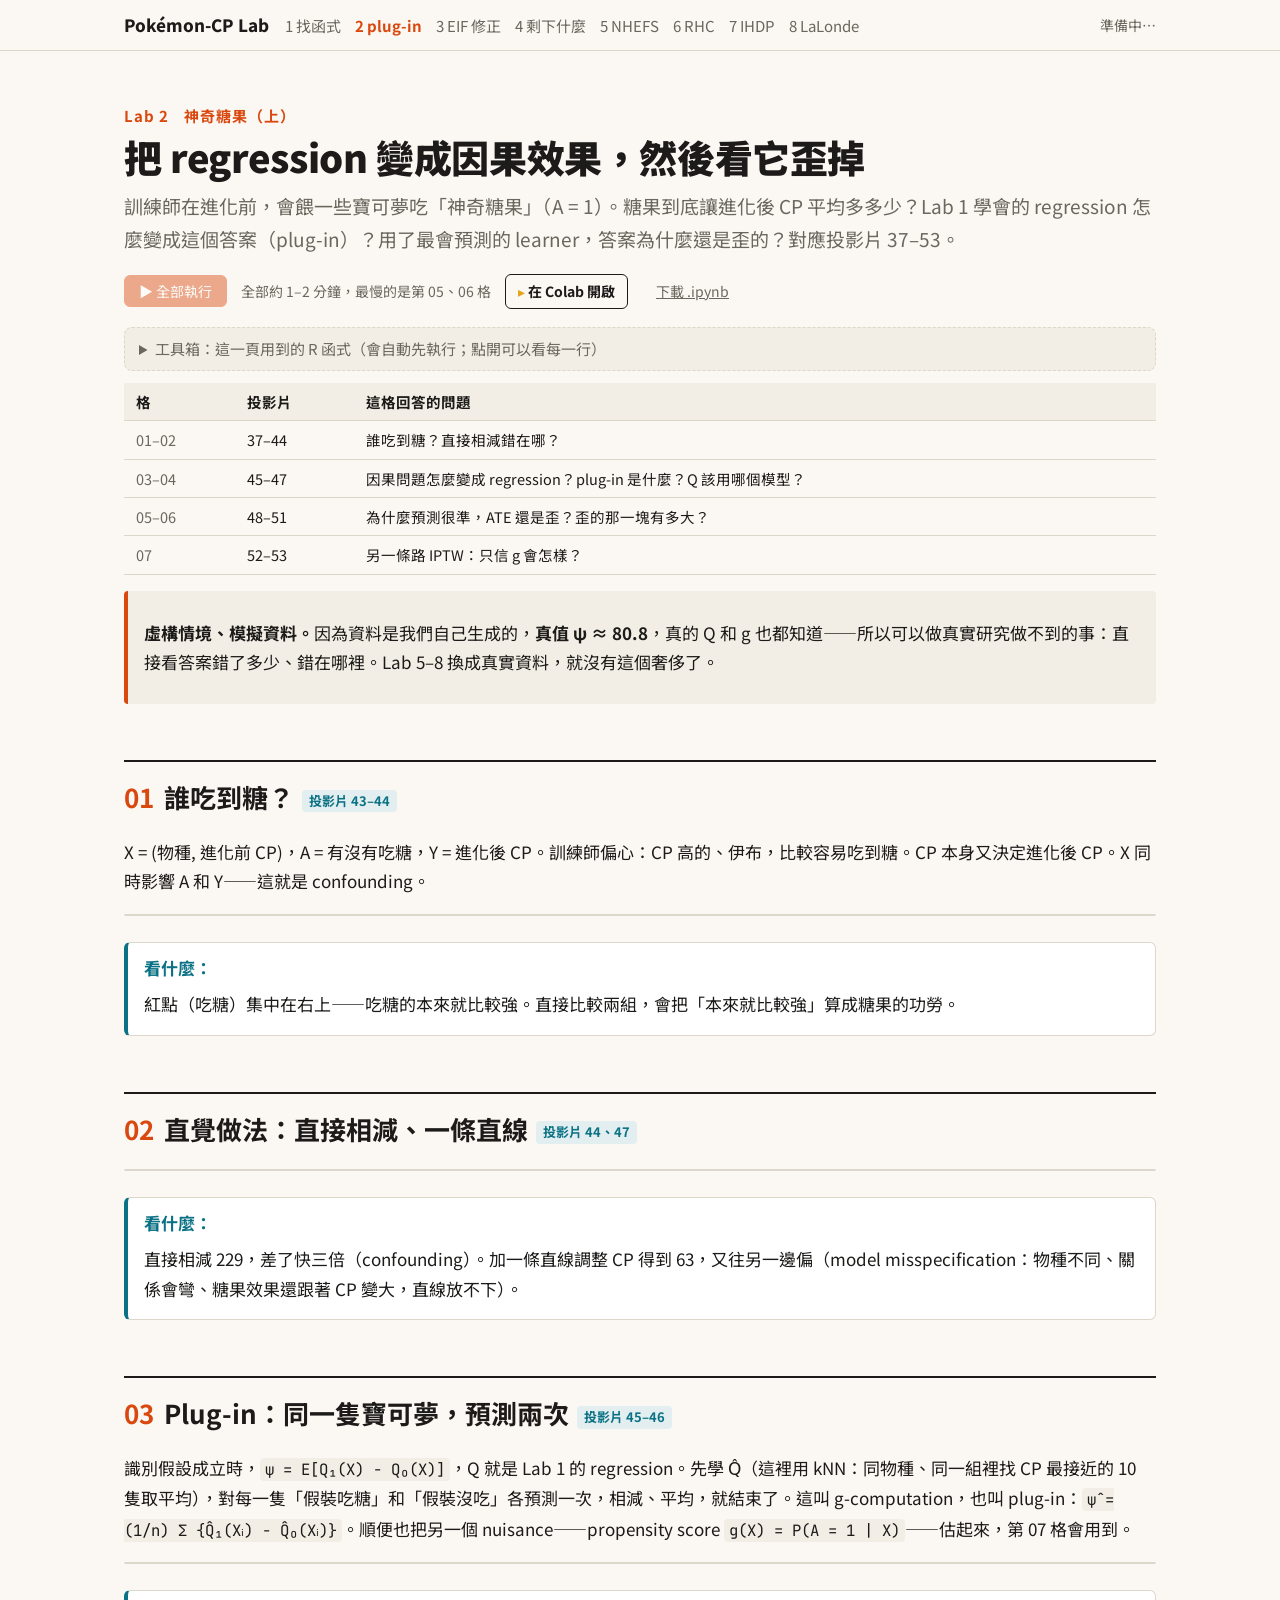
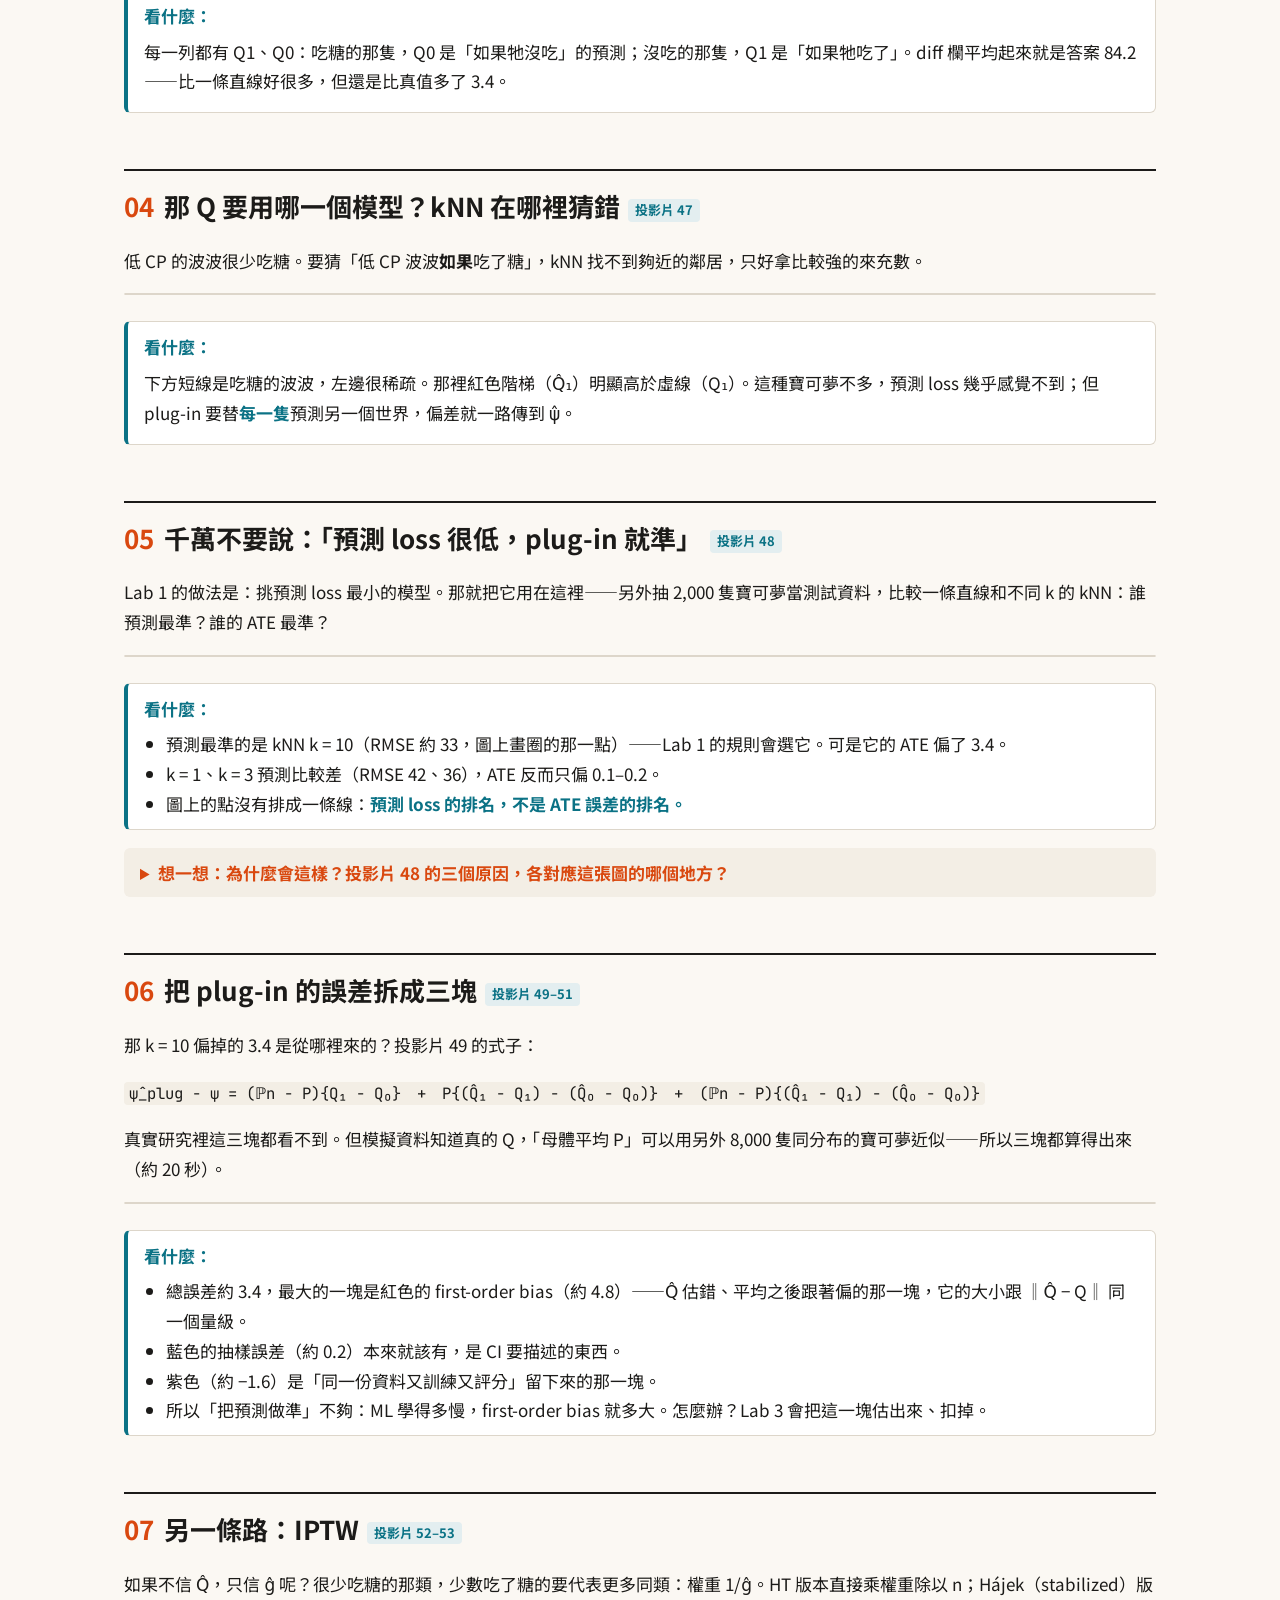
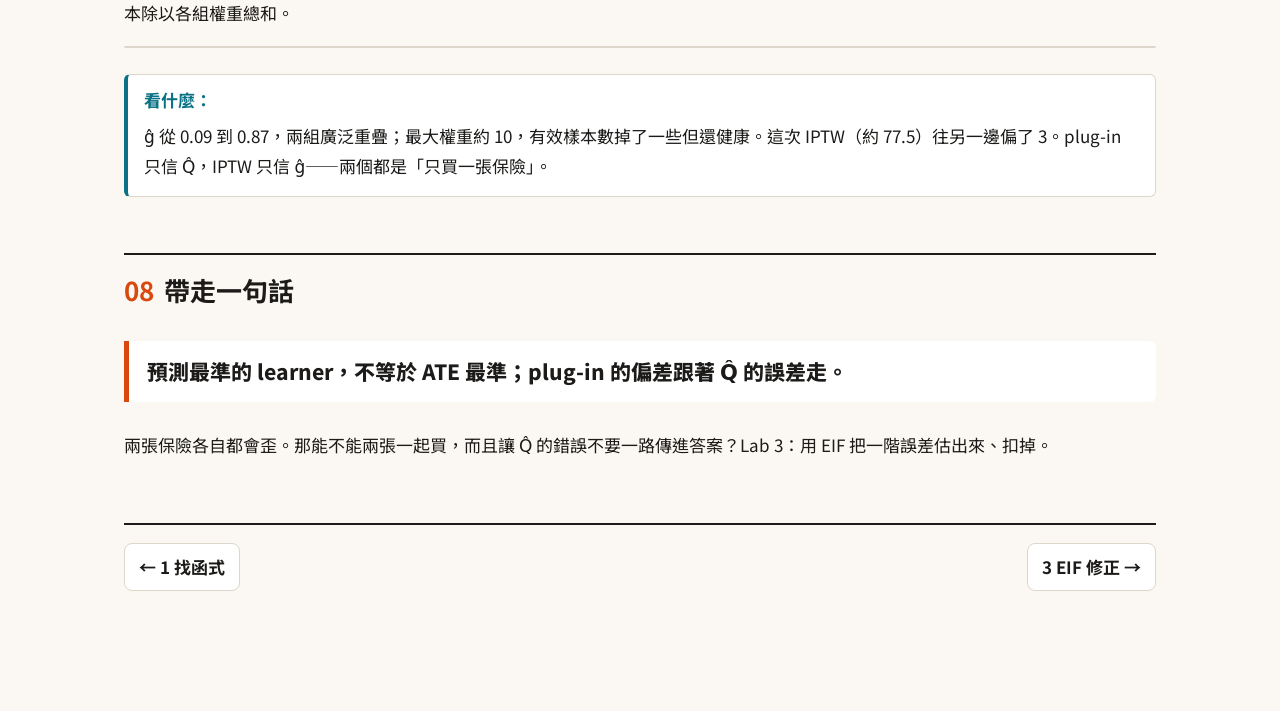
<file: 02_plugin.html>
<!doctype html>
<html lang="zh-Hant">
<head>
<meta charset="utf-8">
<meta name="viewport" content="width=device-width, initial-scale=1">
<title>Lab 2　神奇糖果（上）：把 regression 變成因果效果，然後看它歪掉</title>
<link rel="preconnect" href="https://fonts.googleapis.com">
<link rel="preconnect" href="https://fonts.gstatic.com" crossorigin>
<link href="https://fonts.googleapis.com/css2?family=JetBrains+Mono:wght@400;600&family=Noto+Sans+TC:wght@400;700;900&display=swap" rel="stylesheet">
<link rel="stylesheet" href="web/style.css?v=6">
</head>
<body data-files="" data-packages="">
<header class="top"><div class="wrap">
  <a class="home" href="index.html">Pokémon-CP Lab</a>
  <nav class="labs"><a href="01_ml.html">1 找函式</a><a href="02_plugin.html" aria-current="page">2 plug-in</a><a href="03_eif.html">3 EIF 修正</a><a href="04_remainder.html">4 剩下什麼</a><a href="05_nhefs.html">5 NHEFS</a><a href="06_rhc.html">6 RHC</a><a href="07_ihdp.html">7 IHDP</a><a href="08_lalonde.html">8 LaLonde</a></nav>
  <span id="status">準備中…</span>
</div></header>
<main>
<p class="kicker">Lab 2　神奇糖果（上）</p>
<h1>把 regression 變成因果效果，然後看它歪掉</h1>
<p class="lead">訓練師在進化前，會餵一些寶可夢吃「神奇糖果」（A = 1）。糖果到底讓進化後 CP 平均多多少？Lab 1 學會的 regression 怎麼變成這個答案（plug-in）？用了最會預測的 learner，答案為什麼還是歪的？對應投影片 37–53。</p>
<div class="actions"><button id="runall" disabled>▶ 全部執行</button><span class="time">全部約 1–2 分鐘，最慢的是第 05、06 格</span>
<a class="colab" href="https://colab.research.google.com/github/kiwi710680/Pokemon-CP/blob/main/colab/02_plugin.ipynb" target="_blank" rel="noopener">在 Colab 開啟</a>
<a class="dl" href="colab/02_plugin.ipynb" download>下載 .ipynb</a></div>
<details class="toolbox"><summary>工具箱：這一頁用到的 R 函式（會自動先執行；點開可以看每一行）</summary>
<div class="cell" data-label="工具箱"><script type="text/r">
# ---- estimators: one set of nuisance predictions -> different answers ----
# Notation (same as the slides): O = (X, A, Y)
#   Q(a, X) = E[Y | A = a, X]            outcome regression   -> nu$Q1, nu$Q0
#   g(X)    = P(A = 1 | X)               propensity score     -> nu$g
#   H(A, X) = A / g - (1 - A) / (1 - g)  clever covariate
#   D(O; g, Q, psi) = H (Y - Q_A) + Q1 - Q0 - psi   efficient influence function of the ATE
expit <- function(x) 1 / (1 + exp(-x))
bound <- function(p, lo = 0.025, hi = 0.975) pmin(pmax(p, lo), hi)

est_plugin <- function(nu) mean(nu$Q1 - nu$Q0)               # g-computation: predict twice, subtract, average

est_ipw_ht <- function(dat, nu)                               # Horvitz-Thompson IPTW: divide by n
  mean(dat$A * dat$Y / nu$g - (1 - dat$A) * dat$Y / (1 - nu$g))

est_ipw <- function(dat, nu) {                                # Hajek (stabilized) IPTW: divide by the sum of weights
  w1 <- dat$A / nu$g; w0 <- (1 - dat$A) / (1 - nu$g)
  sum(w1 * dat$Y) / sum(w1) - sum(w0 * dat$Y) / sum(w0)
}

eif <- function(dat, nu, psi) {
  H  <- dat$A / nu$g - (1 - dat$A) / (1 - nu$g)
  QA <- ifelse(dat$A == 1, nu$Q1, nu$Q0)
  H * (dat$Y - QA) + nu$Q1 - nu$Q0 - psi
}

wald <- function(psi, D) {                                    # SE from the EIF: sqrt(mean(D^2) / n)
  se <- sqrt(mean(D^2) / length(D))
  c(est = psi, se = se, lo = psi - 1.96 * se, hi = psi + 1.96 * se)
}

est_aipw <- function(dat, nu) {                               # one-step: psi_plug + P_n D  (solves P_n D = 0)
  psi <- mean(eif(dat, nu, 0))
  wald(psi, eif(dat, nu, psi))
}

est_tmle <- function(dat, nu, ybounds = range(dat$Y)) {       # targeting: move Q-hat along H until P_n D = 0
  lo <- ybounds[1]; hi <- ybounds[2]
  sc <- function(y) pmin(pmax((y - lo) / (hi - lo), 1e-6), 1 - 1e-6)
  Ys <- (dat$Y - lo) / (hi - lo)
  Q1s <- sc(nu$Q1); Q0s <- sc(nu$Q0); QAs <- ifelse(dat$A == 1, Q1s, Q0s)
  H  <- dat$A / nu$g - (1 - dat$A) / (1 - nu$g)
  fl <- suppressWarnings(glm(Ys ~ -1 + H, offset = qlogis(QAs), family = quasibinomial()))
  eps <- unname(coef(fl))
  Q1t <- expit(qlogis(Q1s) + eps / nu$g)
  Q0t <- expit(qlogis(Q0s) - eps / (1 - nu$g))
  nu_t <- data.frame(Q1 = lo + (hi - lo) * Q1t, Q0 = lo + (hi - lo) * Q0t, g = nu$g)
  psi <- mean(nu_t$Q1 - nu_t$Q0)
  c(wald(psi, eif(dat, nu_t, psi)), eps = eps)
}

weight_summary <- function(dat, nu) {                         # largest weight and effective sample size (ESS)
  w <- ifelse(dat$A == 1, 1 / nu$g, 1 / (1 - nu$g))
  c(max_weight = max(w),
    ESS_treated = sum(w[dat$A == 1])^2 / sum(w[dat$A == 1]^2), n_treated = sum(dat$A),
    ESS_control = sum(w[dat$A == 0])^2 / sum(w[dat$A == 0]^2), n_control = sum(1 - dat$A))
}

# ---- magic candy: simulated data, so the truth (Q, g, psi) is known ----
species_levels <- c("Pidgey", "Weedle", "Caterpie", "Eevee")

simulate_candy <- function(n = 800, seed = NULL, strength = 1) {
  if (!is.null(seed)) set.seed(seed)
  species <- factor(sample(species_levels, n, replace = TRUE, prob = c(.40, .20, .15, .25)), levels = species_levels)
  top <- c(Pidgey = 450, Weedle = 260, Caterpie = 260, Eevee = 650)[as.character(species)]
  cp  <- round(10 + top * rbeta(n, 2, 2.5))
  mult <- c(Pidgey = 1.85, Weedle = 1.10, Caterpie = 1.08, Eevee = 2.60)[as.character(species)]
  f0   <- mult * cp * (1 - cp / 2600)                         # evolution curve, bends at high CP
  # trainers prefer strong Pokemon and Eevee: confounding. Larger strength -> g closer to 0 or 1
  g0 <- expit(strength * (-1.8 + 3.2 * (cp / top)) + 0.5 * (species == "Eevee"))
  A  <- rbinom(n, 1, g0)
  tau <- 20 + 0.30 * cp                                       # candy effect: stronger Pokemon gain more
  Y1 <- f0 + tau + rnorm(n, 0, 30)
  Y0 <- f0 + rnorm(n, 0, 30)
  data.frame(species, cp, A, Y = ifelse(A == 1, Y1, Y0), g0, Q1 = f0 + tau, Q0 = f0, Y1, Y0)
}

candy_truth <- function(n = 2e6, seed = 1) {                  # population ATE = E[tau(X)]
  set.seed(seed)
  species <- sample(species_levels, n, replace = TRUE, prob = c(.40, .20, .15, .25))
  top <- c(Pidgey = 450, Weedle = 260, Caterpie = 260, Eevee = 650)[species]
  mean(20 + 0.30 * round(10 + top * rbeta(n, 2, 2.5)))
}
candy_population <- function(n = 20000, seed = 2027, strength = 1) simulate_candy(n, seed, strength)

# ---- nuisance learners ----
knn_Q <- function(train, newdata, a, k = 10) {                # same species, same arm, k nearest CP, average Y
  out <- rep(NA_real_, nrow(newdata))
  for (s in levels(newdata$species)) {
    tr <- train[train$species == s & train$A == a, ]
    id <- which(newdata$species == s)
    if (length(id) == 0) next
    if (nrow(tr) == 0) { out[id] <- mean(train$Y[train$A == a]); next }
    kk <- min(k, nrow(tr))
    D  <- abs(outer(newdata$cp[id], tr$cp, "-"))
    out[id] <- apply(D, 1, function(d) mean(tr$Y[order(d)[seq_len(kk)]]))
  }
  out
}
lin_Q <- function(train, newdata, a) predict(lm(Y ~ A + cp, data = train), transform(newdata, A = a))  # one straight line
logit_g <- function(train, newdata) {                        # each species its own intercept and slope
  fit <- glm(A ~ species + species:cp, family = binomial, data = train)
  bound(predict(fit, newdata, type = "response"))
}

fit_nuisance <- function(train, newdata, Qlearner = "knn", k = 10) {
  if (Qlearner == "knn") { Q1 <- knn_Q(train, newdata, 1, k); Q0 <- knn_Q(train, newdata, 0, k) }
  else { Q1 <- lin_Q(train, newdata, 1); Q0 <- lin_Q(train, newdata, 0) }
  data.frame(Q1 = Q1, Q0 = Q0, g = logit_g(train, newdata))
}
nuisance_full <- function(dat, ...) fit_nuisance(dat, dat, ...)          # train and predict on the same Pokemon
nuisance_crossfit <- function(dat, K = 5, seed = NULL, ...) {             # each prediction comes from the other folds
  if (!is.null(seed)) set.seed(seed)
  fold <- sample(rep(seq_len(K), length.out = nrow(dat)))
  nu <- data.frame(Q1 = NA_real_, Q0 = NA_real_, g = NA_real_)[rep(1, nrow(dat)), ]
  for (k in seq_len(K)) { te <- fold == k; nu[te, ] <- fit_nuisance(dat[!te, ], dat[te, ], ...) }
  rownames(nu) <- NULL
  nu
}

all_estimates <- function(dat, k = 10, K = 5) {
  nf <- nuisance_full(dat, k = k); nc <- nuisance_crossfit(dat, K = K, k = k)
  rbind(naive       = c(est = mean(dat$Y[dat$A == 1]) - mean(dat$Y[dat$A == 0]), se = NA, lo = NA, hi = NA),
        linear      = c(est = unname(coef(lm(Y ~ A + cp, data = dat))["A"]), se = NA, lo = NA, hi = NA),
        plugin_knn  = c(est = est_plugin(nf), se = NA, lo = NA, hi = NA),
        ipw         = c(est = est_ipw(dat, nf), se = NA, lo = NA, hi = NA),
        aipw_full   = est_aipw(dat, nf),
        tmle_full   = est_tmle(dat, nf)[1:4],
        aipw_cf_DML = est_aipw(dat, nc),
        tmle_cf     = est_tmle(dat, nc)[1:4])
}

# ---- only a simulation can do this: split the error into pieces ----
#   plug-in: psi_plug - psi = sampling + first-order bias + empirical process
#   AIPW   : psi_AIPW - psi = (P_n - P)D + R2 + empirical process
# "P" (population mean) is approximated by a large population `pop`
decompose_candy <- function(dat, pop, k = 10, scheme = c("full", "crossfit"), K = 5, seed = 1) {
  scheme <- match.arg(scheme)
  psi <- candy_truth(); n <- nrow(dat)
  set.seed(seed)
  fold <- if (scheme == "full") rep(1L, n) else sample(rep(seq_len(K), length.out = n))
  nu <- data.frame(Q1 = numeric(n), Q0 = numeric(n), g = numeric(n))
  first_order <- 0; R2 <- 0; gerr <- 0; qerr <- 0
  for (f in unique(fold)) {
    te <- fold == f
    tr <- if (scheme == "full") rep(TRUE, n) else !te
    nu[te, ] <- fit_nuisance(dat[tr, ], dat[te, ], k = k)
    np <- fit_nuisance(dat[tr, ], pop, k = k)                 # the same model, evaluated on the population
    w <- mean(te)
    r2_unit <- (np$g - pop$g0) / np$g * (np$Q1 - pop$Q1) + (np$g - pop$g0) / (1 - np$g) * (np$Q0 - pop$Q0)
    fo_unit <- (np$Q1 - pop$Q1) - (np$Q0 - pop$Q0)
    first_order <- first_order + w * mean(fo_unit)
    R2 <- R2 + w * mean(r2_unit)
    if (f == fold[1]) units <- data.frame(species = pop$species, cp = pop$cp, g_err = np$g - pop$g0,
                                          Q1_err = np$Q1 - pop$Q1, Q0_err = np$Q0 - pop$Q0,
                                          R2_unit = r2_unit, first_order_unit = fo_unit)
    gerr <- gerr + w * mean((np$g - pop$g0)^2)
    qerr <- qerr + w * mean(((np$Q1 - pop$Q1)^2 + (np$Q0 - pop$Q0)^2) / 2)
  }
  plug <- mean(nu$Q1 - nu$Q0)
  aipw <- est_aipw(dat, nu)[["est"]]
  samp_plug <- mean(dat$Q1 - dat$Q0) - psi
  samp_aipw <- mean(eif(dat, data.frame(Q1 = dat$Q1, Q0 = dat$Q0, g = dat$g0), psi))   # (P_n - P)D, since PD = 0
  list(plugin = c(total = plug - psi, sampling = samp_plug, first_order = first_order,
                  emp_process = plug - psi - samp_plug - first_order),
       aipw = c(total = aipw - psi, sampling = samp_aipw, R2 = R2, emp_process = aipw - psi - samp_aipw - R2),
       L2 = c(g = sqrt(gerr), Q = sqrt(qerr), product = sqrt(gerr) * sqrt(qerr)),
       units = units)                                         # per-Pokemon errors (first fold's model), for plots
}

# Neyman orthogonality: move g and Q away from the truth by t, compare the two moments
orthogonality_curves <- function(pop, ts = seq(-1, 1, by = 0.05), dq1 = 40, dq0 = -20, dg = 0.6) {
  g <- pop$g0; Q1 <- pop$Q1; Q0 <- pop$Q0
  psi <- mean(Q1 - Q0)
  gbar <- g + dg * g * (1 - g)
  eif_moment <- function(t, move_g, move_Q) {
    gt <- if (move_g) g + t * (gbar - g) else g
    q1 <- if (move_Q) Q1 + t * dq1 else Q1
    q0 <- if (move_Q) Q0 + t * dq0 else Q0
    mean(q1 - q0 + g / gt * (Q1 - q1) - (1 - g) / (1 - gt) * (Q0 - q0)) - psi
  }
  data.frame(t = ts, plugin_Q = ts * (dq1 - dq0),
             eif_Q_only = sapply(ts, eif_moment, move_g = FALSE, move_Q = TRUE),
             eif_g_only = sapply(ts, eif_moment, move_g = TRUE, move_Q = FALSE),
             eif_both   = sapply(ts, eif_moment, move_g = TRUE, move_Q = TRUE))
}

# smallest possible SE: sqrt(V_eff / n), V_eff = E[sigma^2/g + sigma^2/(1-g)] + Var(tau), sigma = 30
candy_se_bound <- function(pop, n) sqrt((mean(30^2 / pop$g0 + 30^2 / (1 - pop$g0)) + var(pop$Q1 - pop$Q0)) / n)

# ---- plotting helpers (base graphics only) ----
COL <- list(red = "#D9480F", teal = "#0B7285", ink = "#1C1B19", muted = "#6B665E",
            gold = "#C98A0C", plum = "#7B3F8C", rule = "#DDD6CA")
lab_par <- function(...) par(mar = c(4.5, 5, 1.5, 1), las = 1, bty = "n", col.axis = COL$muted, ...)

overlap_plot <- function(g_raw, A, xlab = "estimated propensity score  g-hat(X)", labels = c("A = 1", "A = 0"), breaks = 40) {
  br <- seq(0, 1, length.out = breaks + 1)                    # mirrored histogram: treated up, control down
  h1 <- hist(pmin(pmax(g_raw[A == 1], 0), 1), breaks = br, plot = FALSE)$counts
  h0 <- hist(pmin(pmax(g_raw[A == 0], 0), 1), breaks = br, plot = FALSE)$counts
  lab_par()
  plot(NA, xlim = c(0, 1), ylim = c(-max(h0), max(h1)), axes = FALSE, xlab = xlab, ylab = "count")
  axis(1); yt <- pretty(c(-max(h0), max(h1))); axis(2, at = yt, labels = abs(yt))
  rect(br[-length(br)], 0, br[-1], h1, col = adjustcolor(COL$red, .8), border = "white")
  rect(br[-length(br)], 0, br[-1], -h0, col = adjustcolor(COL$teal, .8), border = "white")
  abline(h = 0)
  text(0.98, max(h1) * .85, labels[1], adj = 1, col = COL$red, font = 2)
  text(0.98, -max(h0) * .85, labels[2], adj = 1, col = COL$teal, font = 2)
}

forest_plot <- function(lab, est, lo = NA, hi = NA, ref = NULL, ref_lab = "", col = COL$ink, xlab = "estimate", xlim = NULL) {
  n <- length(est); y <- n:1
  rng <- range(c(est, lo, hi, ref), na.rm = TRUE)
  if (is.null(xlim)) xlim <- rng + c(-1, 1) * diff(rng) * 0.08
  op <- par(mar = c(4.5, min(22, max(8, 0.62 * max(nchar(lab)) + 1)), 1.5, 1), las = 1, bty = "n", col.axis = COL$muted)
  on.exit(par(op))
  plot(NA, xlim = xlim, ylim = c(0.5, n + 0.5), axes = FALSE, xlab = xlab, ylab = "")
  abline(h = y, col = "#F0EBE3")
  if (!is.null(ref)) {
    abline(v = ref, lty = 2, col = COL$muted); pos <- (ref[1] - xlim[1]) / diff(xlim)
    mtext(ref_lab, 3, at = ref[1], adj = if (pos > 0.7) 1 else if (pos < 0.3) 0 else 0.5, cex = .8, col = COL$muted)
  }
  ok <- !is.na(lo)
  segments(lo[ok], y[ok], hi[ok], y[ok], lwd = 3, col = rep_len(col, n)[ok])
  points(est, y, pch = 19, cex = 1.5, col = rep_len(col, n))
  axis(1); axis(2, at = y, labels = lab, tick = FALSE, col.axis = COL$ink)
}
</script></div></details>

<table class="map"><tr><th>格</th><th>投影片</th><th>這格回答的問題</th></tr><tr><td>01–02</td><td>37–44</td><td>誰吃到糖？直接相減錯在哪？</td></tr><tr><td>03–04</td><td>45–47</td><td>因果問題怎麼變成 regression？plug-in 是什麼？Q 該用哪個模型？</td></tr><tr><td>05–06</td><td>48–51</td><td>為什麼預測很準，ATE 還是歪？歪的那一塊有多大？</td></tr><tr><td>07</td><td>52–53</td><td>另一條路 IPTW：只信 g 會怎樣？</td></tr></table>
<div class="note warn"><p><b>虛構情境、模擬資料。</b>因為資料是我們自己生成的，<b>真值 ψ ≈ 80.8</b>，真的 Q 和 g 也都知道——所以可以做真實研究做不到的事：直接看答案錯了多少、錯在哪裡。Lab 5–8 換成真實資料，就沒有這個奢侈了。</p></div>
<h2><span class="n">01</span>誰吃到糖？<span class="slide">投影片 43–44</span></h2>
<p>X = (物種, 進化前 CP)，A = 有沒有吃糖，Y = 進化後 CP。訓練師偏心：CP 高的、伊布，比較容易吃到糖。CP 本身又決定進化後 CP。X 同時影響 A 和 Y——這就是 confounding。</p>
<div class="cell"><script type="text/r">
truth <- candy_truth()                     # population truth psi = E[Y(1) - Y(0)]
d <- simulate_candy(1500, seed = 2026)
head(d[, c("species", "cp", "A", "Y")])
table(species = d$species, Candy = d$A)
round(tapply(d$cp, d$A, mean), 1)           # Pokemon that got candy start with higher CP
pg <- d[d$species == "Pidgey", ]
lab_par()
plot(pg$cp, pg$Y, pch = 19, col = ifelse(pg$A == 1, COL$red, COL$teal), xlab = "Original CP (Pidgey)", ylab = "CP after evolution")
legend("topleft", c("Candy A = 1", "No Candy A = 0"), pch = 19, col = c(COL$red, COL$teal), bty = "n")
</script></div>
<div class="look"><b>看什麼：</b><p>紅點（吃糖）集中在右上——吃糖的本來就比較強。直接比較兩組，會把「本來就比較強」算成糖果的功勞。</p></div>
<h2><span class="n">02</span>直覺做法：直接相減、一條直線<span class="slide">投影片 44、47</span></h2>
<div class="cell"><script type="text/r">
c(truth = truth,
  naive_difference = mean(d$Y[d$A == 1]) - mean(d$Y[d$A == 0]),
  linear_adjusted = unname(coef(lm(Y ~ A + cp, data = d))["A"]))
</script></div>
<div class="look"><b>看什麼：</b><p>直接相減 229，差了快三倍（confounding）。加一條直線調整 CP 得到 63，又往另一邊偏（model misspecification：物種不同、關係會彎、糖果效果還跟著 CP 變大，直線放不下）。</p></div>
<h2><span class="n">03</span>Plug-in：同一隻寶可夢，預測兩次<span class="slide">投影片 45–46</span></h2>
<p>識別假設成立時，<code>ψ = E[Q₁(X) − Q₀(X)]</code>，Q 就是 Lab 1 的 regression。先學 Q̂（這裡用 kNN：同物種、同一組裡找 CP 最接近的 10 隻取平均），對每一隻「假裝吃糖」和「假裝沒吃」各預測一次，相減、平均，就結束了。這叫 g-computation，也叫 plug-in：<code>ψ̂ = (1/n) Σ {Q̂₁(Xᵢ) − Q̂₀(Xᵢ)}</code>。順便也把另一個 nuisance——propensity score <code>g(X) = P(A = 1 | X)</code>——估起來，第 07 格會用到。</p>
<div class="cell"><script type="text/r">
nf <- nuisance_full(d, k = 10)               # Q1 = Q-hat(1, X), Q0 = Q-hat(0, X) via kNN; g = g-hat(X) via logistic regression
head(cbind(d[, c("species", "cp", "A", "Y")], Q1 = round(nf$Q1, 1), Q0 = round(nf$Q0, 1), diff = round(nf$Q1 - nf$Q0, 1)))
c(truth = truth, plugin_kNN = est_plugin(nf))
</script></div>
<div class="look"><b>看什麼：</b><p>每一列都有 Q1、Q0：吃糖的那隻，Q0 是「如果牠沒吃」的預測；沒吃的那隻，Q1 是「如果牠吃了」。diff 欄平均起來就是答案 84.2——比一條直線好很多，但還是比真值多了 3.4。</p></div>
<h2><span class="n">04</span>那 Q 要用哪一個模型？kNN 在哪裡猜錯<span class="slide">投影片 47</span></h2>
<p>低 CP 的波波很少吃糖。要猜「低 CP 波波<b>如果</b>吃了糖」，kNN 找不到夠近的鄰居，只好拿比較強的來充數。</p>
<div class="cell"><script type="text/r">
xs <- data.frame(species = factor("Pidgey", levels = species_levels), cp = 10:460, A = 1, Y = 0)
q_knn  <- knn_Q(d, xs, a = 1, k = 10)
q_true <- 1.85 * xs$cp * (1 - xs$cp / 2600) + 20 + 0.30 * xs$cp
lab_par()
plot(pg$cp[pg$A == 1], pg$Y[pg$A == 1], pch = 19, col = adjustcolor(COL$red, .5), xlim = c(0, 470),
     xlab = "Original CP (Pidgey)", ylab = "CP after evolution if eat Candy")
lines(xs$cp, q_true, lwd = 3, lty = 2); lines(xs$cp, q_knn, lwd = 3, col = COL$red, type = "s")
rug(pg$cp[pg$A == 1], col = COL$red)
legend("topleft", c("true Q1(x)", "kNN Q1-hat(x)"), lty = c(2, 1), lwd = 3, col = c(COL$ink, COL$red), bty = "n")
</script></div>
<div class="look"><b>看什麼：</b><p>下方短線是吃糖的波波，左邊很稀疏。那裡紅色階梯（Q̂₁）明顯高於虛線（Q₁）。這種寶可夢不多，預測 loss 幾乎感覺不到；但 plug-in 要替<b>每一隻</b>預測另一個世界，偏差就一路傳到 ψ̂。</p></div>
<h2><span class="n">05</span>千萬不要說：「預測 loss 很低，plug-in 就準」<span class="slide">投影片 48</span></h2>
<p>Lab 1 的做法是：挑預測 loss 最小的模型。那就把它用在這裡——另外抽 2,000 隻寶可夢當測試資料，比較一條直線和不同 k 的 kNN：誰預測最準？誰的 ATE 最準？</p>
<div class="cell"><script type="text/r">
test <- simulate_candy(2000, seed = 99)                       # fresh Pokemon, never used for training
learners <- list(linear = 0, kNN_k1 = 1, kNN_k3 = 3, kNN_k10 = 10, kNN_k30 = 30, kNN_k100 = 100)
cmp <- t(sapply(learners, function(k) {
  Qa <- function(nd, a) if (k == 0) lin_Q(d, nd, a) else knn_Q(d, nd, a, k)
  pred <- ifelse(test$A == 1, Qa(test, 1), Qa(test, 0))       # predict the outcome we can see
  plug <- mean(Qa(d, 1) - Qa(d, 0))                           # plug-in ATE on the study sample
  c(test_RMSE = sqrt(mean((test$Y - pred)^2)), plugin_ATE = plug, ATE_error = plug - truth)
}))
round(cmp, 2)
best <- which.min(cmp[, "test_RMSE"])                         # what Lab 1's rule would pick
lab_par(mar = c(5.2, 6, 1.5, 1), mgp = c(4, .8, 0))
plot(cmp[, "test_RMSE"], abs(cmp[, "ATE_error"]), pch = 19, cex = 2, col = COL$red, log = "y", xlim = c(30, 125),
     xlab = "prediction error on new Pokemon (RMSE)", ylab = "|ATE error| (log scale)")
points(cmp[best, "test_RMSE"], abs(cmp[best, "ATE_error"]), cex = 4, lwd = 2)
text(cmp[, "test_RMSE"], abs(cmp[, "ATE_error"]), sub("_", " ", rownames(cmp)), pos = 4, offset = 1, col = COL$ink)
legend("topleft", "lowest prediction error", pch = 1, pt.cex = 2.5, pt.lwd = 2, bty = "n")
</script></div>
<div class="look"><b>看什麼：</b><ul><li>預測最準的是 kNN k = 10（RMSE 約 33，圖上畫圈的那一點）——Lab 1 的規則會選它。可是它的 ATE 偏了 3.4。</li><li>k = 1、k = 3 預測比較差（RMSE 42、36），ATE 反而只偏 0.1–0.2。</li><li>圖上的點沒有排成一條線：<b>預測 loss 的排名，不是 ATE 誤差的排名。</b></li></ul></div>
<details class="think"><summary>想一想：為什麼會這樣？投影片 48 的三個原因，各對應這張圖的哪個地方？</summary><p>原因 1（考的範圍不一樣）：RMSE 平均的是「看得到的那一臂」，ATE 要預測「另一個世界」，而且偏偏落在吃糖很少的低 CP 那一區。原因 2（ML 故意偏一點）：k 越大越平滑，預測的 variance 小了，但平滑造成的偏差會原封不動傳進 ψ̂——k = 30、100 就是這樣。原因 3（自己出題自己改）：這一格的 Q̂ 是用同一份資料訓練又預測；k = 1 時最近的鄰居常常就是自己，Lab 4 第 05 格會看到它怎麼騙過 SE。所以「挑 loss 最小的 learner」是對預測的最佳化，不是對 ψ 的最佳化。</p></details>
<h2><span class="n">06</span>把 plug-in 的誤差拆成三塊<span class="slide">投影片 49–51</span></h2>
<p>那 k = 10 偏掉的 3.4 是從哪裡來的？投影片 49 的式子：</p>
<p><code>ψ̂_plug − ψ = (ℙn − P){Q₁ − Q₀}　+　P{(Q̂₁ − Q₁) − (Q̂₀ − Q₀)}　+　(ℙn − P){(Q̂₁ − Q₁) − (Q̂₀ − Q₀)}</code></p>
<p>真實研究裡這三塊都看不到。但模擬資料知道真的 Q，「母體平均 P」可以用另外 8,000 隻同分布的寶可夢近似——所以三塊都算得出來（約 20 秒）。</p>
<div class="cell"><script type="text/r">
pop <- candy_population(8000)
dec <- decompose_candy(d, pop, k = 10, scheme = "full")
round(dec$plugin, 2)
lab_par(mar = c(4.5, 11, 1, 1))
barplot(rev(dec$plugin), horiz = TRUE, names.arg = rev(c("total error", "sampling error", "first-order bias", "empirical process")),
        col = rev(c(COL$ink, COL$teal, COL$red, COL$plum)), border = NA, xlab = "error of the estimate (CP)")
abline(v = 0)
</script></div>
<div class="look"><b>看什麼：</b><ul><li>總誤差約 3.4，最大的一塊是紅色的 first-order bias（約 4.8）——Q̂ 估錯、平均之後跟著偏的那一塊，它的大小跟 ‖Q̂ − Q‖ 同一個量級。</li><li>藍色的抽樣誤差（約 0.2）本來就該有，是 CI 要描述的東西。</li><li>紫色（約 −1.6）是「同一份資料又訓練又評分」留下來的那一塊。</li><li>所以「把預測做準」不夠：ML 學得多慢，first-order bias 就多大。怎麼辦？Lab 3 會把這一塊估出來、扣掉。</li></ul></div>
<h2><span class="n">07</span>另一條路：IPTW<span class="slide">投影片 52–53</span></h2>
<p>如果不信 Q̂，只信 ĝ 呢？很少吃糖的那類，少數吃了糖的要代表更多同類：權重 1/ĝ。HT 版本直接乘權重除以 n；Hájek（stabilized）版本除以各組權重總和。</p>
<div class="cell"><script type="text/r">
c(truth = truth, IPTW_HT = est_ipw_ht(d, nf), IPTW_Hajek = est_ipw(d, nf))
round(weight_summary(d, nf), 1)        # largest weight and effective sample size (ESS) per arm
overlap_plot(nf$g, d$A, labels = c("candy", "no candy"))
</script></div>
<div class="look"><b>看什麼：</b><p>ĝ 從 0.09 到 0.87，兩組廣泛重疊；最大權重約 10，有效樣本數掉了一些但還健康。這次 IPTW（約 77.5）往另一邊偏了 3。plug-in 只信 Q̂，IPTW 只信 ĝ——兩個都是「只買一張保險」。</p></div>
<h2><span class="n">08</span>帶走一句話</h2>
<p class="punch">預測最準的 learner，不等於 ATE 最準；plug-in 的偏差跟著 Q̂ 的誤差走。</p>
<p>兩張保險各自都會歪。那能不能兩張一起買，而且讓 Q̂ 的錯誤不要一路傳進答案？Lab 3：用 EIF 把一階誤差估出來、扣掉。</p>
<nav class="pager"><a href="01_ml.html">← 1 找函式</a><a href="03_eif.html">3 EIF 修正 →</a></nav>
</main>
<script type="module" src="web/runner.js?v=6"></script>
</body>
</html>
</file>
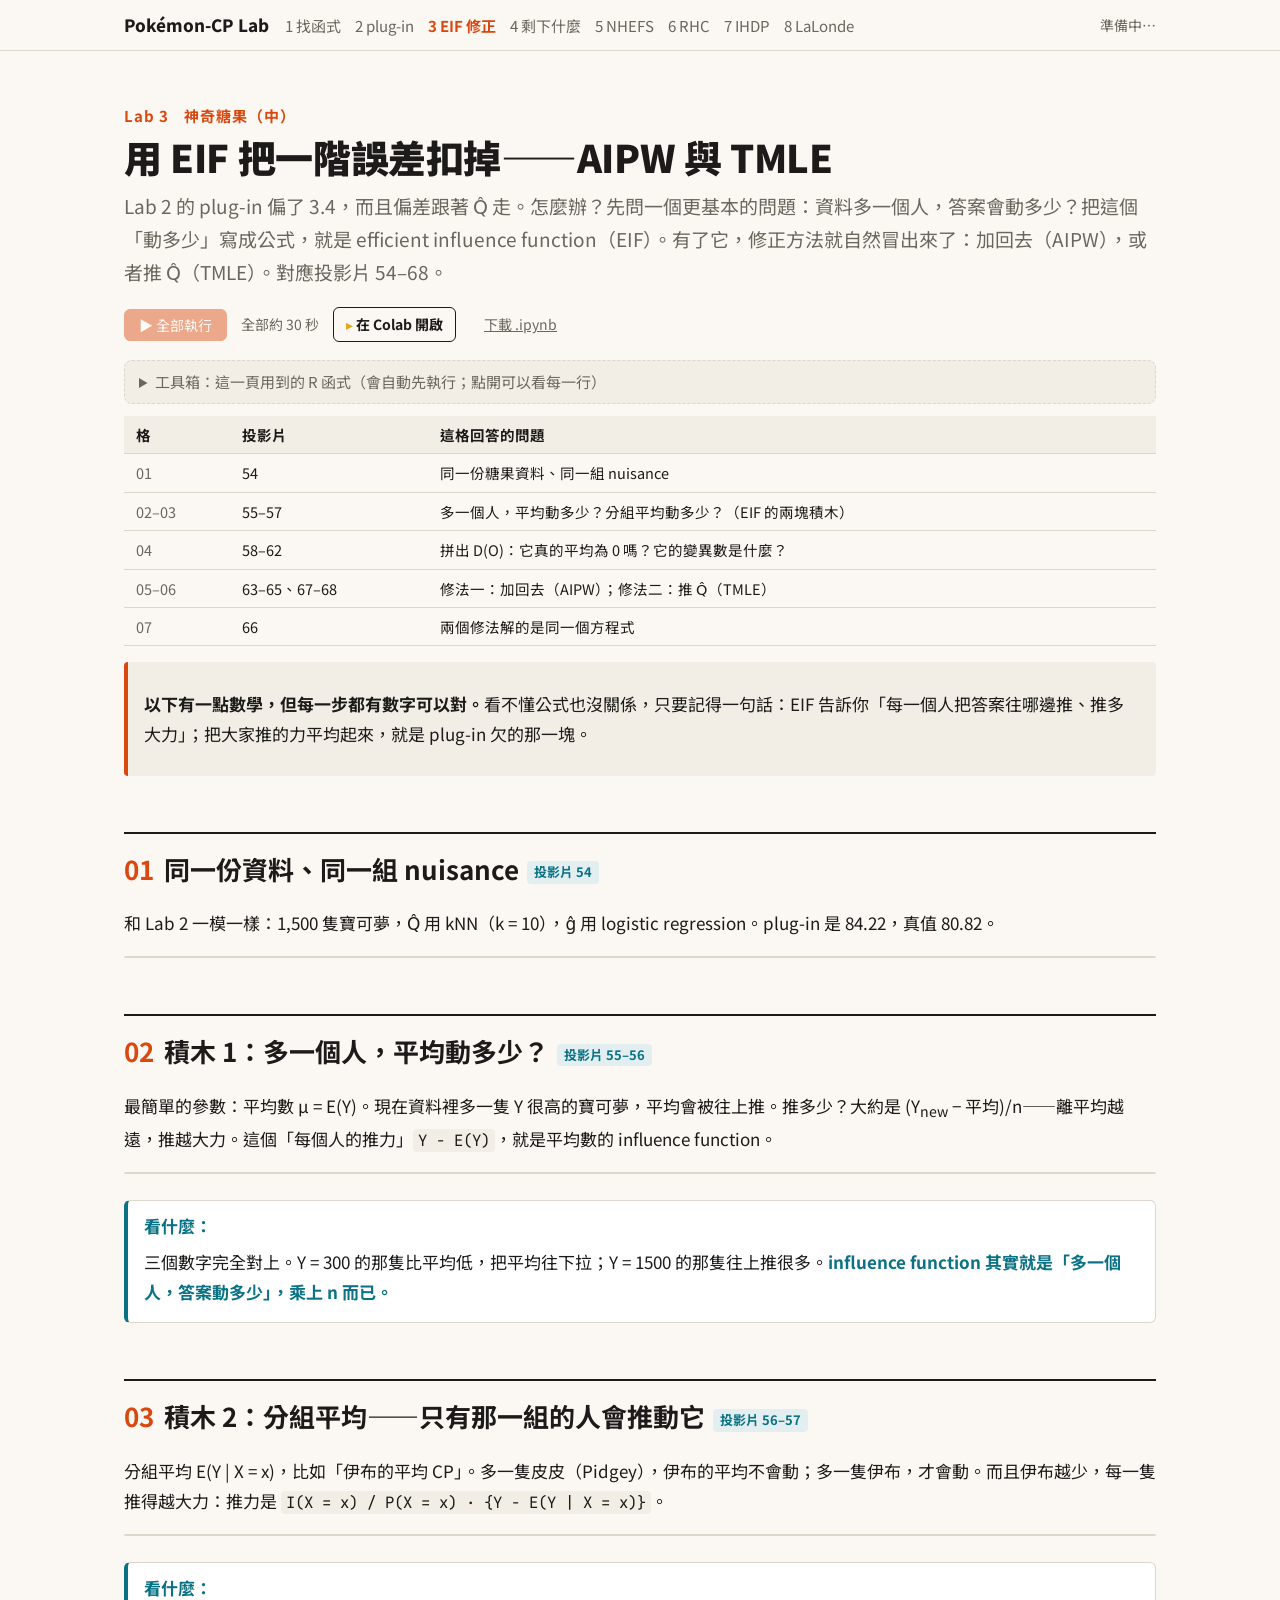
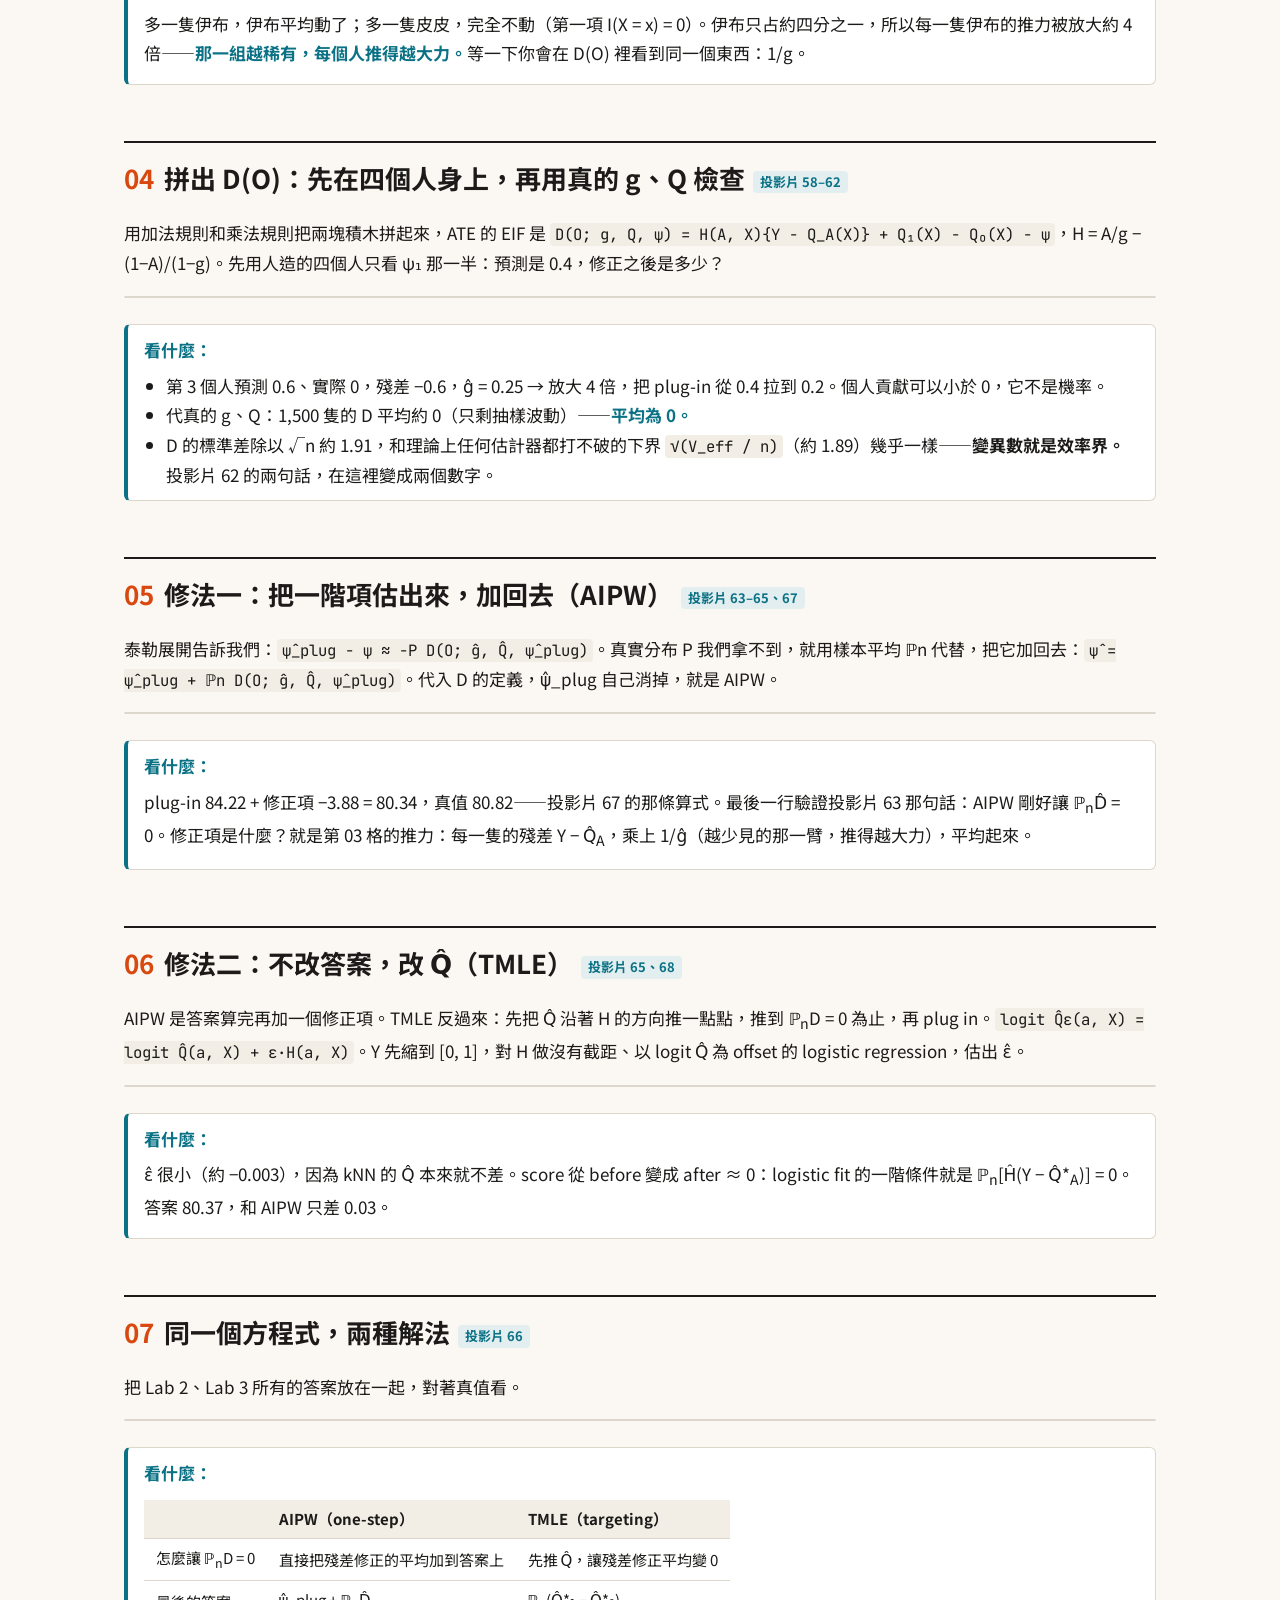
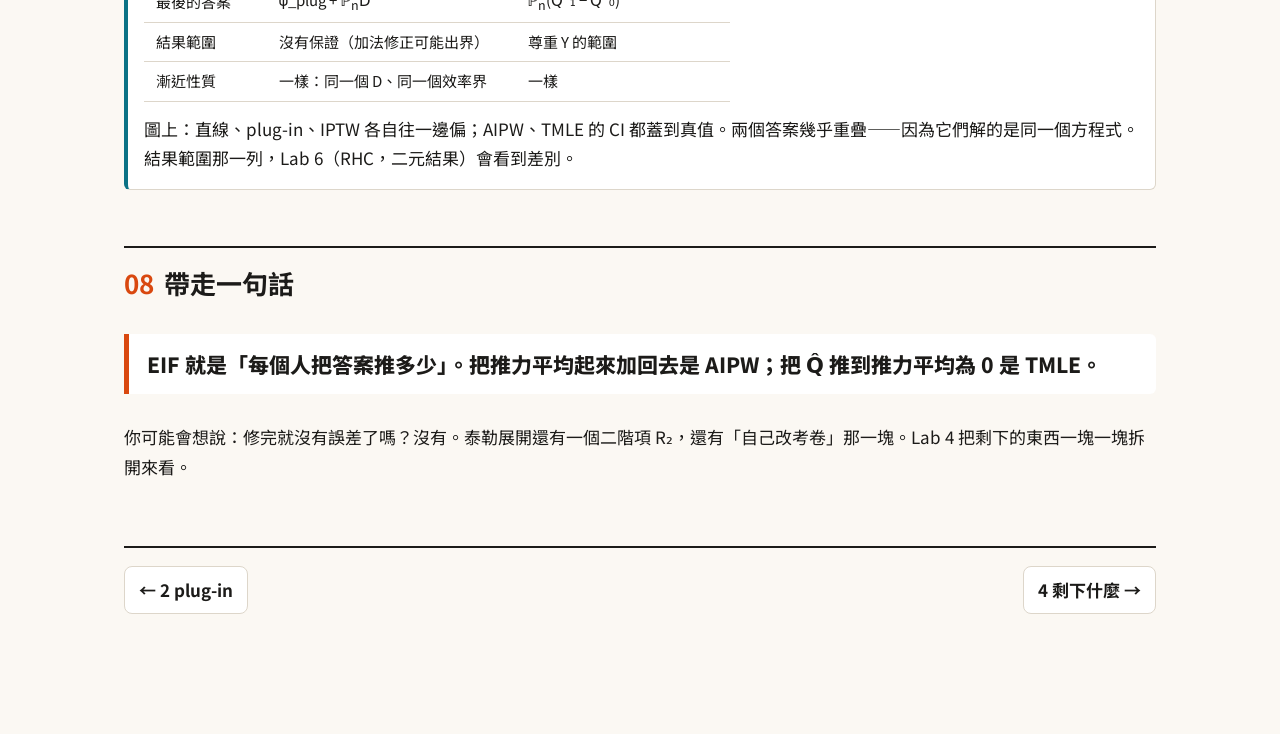
<file: 03_eif.html>
<!doctype html>
<html lang="zh-Hant">
<head>
<meta charset="utf-8">
<meta name="viewport" content="width=device-width, initial-scale=1">
<title>Lab 3　神奇糖果（中）：用 EIF 把一階誤差扣掉——AIPW 與 TMLE</title>
<link rel="preconnect" href="https://fonts.googleapis.com">
<link rel="preconnect" href="https://fonts.gstatic.com" crossorigin>
<link href="https://fonts.googleapis.com/css2?family=JetBrains+Mono:wght@400;600&family=Noto+Sans+TC:wght@400;700;900&display=swap" rel="stylesheet">
<link rel="stylesheet" href="web/style.css?v=6">
</head>
<body data-files="" data-packages="">
<header class="top"><div class="wrap">
  <a class="home" href="index.html">Pokémon-CP Lab</a>
  <nav class="labs"><a href="01_ml.html">1 找函式</a><a href="02_plugin.html">2 plug-in</a><a href="03_eif.html" aria-current="page">3 EIF 修正</a><a href="04_remainder.html">4 剩下什麼</a><a href="05_nhefs.html">5 NHEFS</a><a href="06_rhc.html">6 RHC</a><a href="07_ihdp.html">7 IHDP</a><a href="08_lalonde.html">8 LaLonde</a></nav>
  <span id="status">準備中…</span>
</div></header>
<main>
<p class="kicker">Lab 3　神奇糖果（中）</p>
<h1>用 EIF 把一階誤差扣掉——AIPW 與 TMLE</h1>
<p class="lead">Lab 2 的 plug-in 偏了 3.4，而且偏差跟著 Q̂ 走。怎麼辦？先問一個更基本的問題：資料多一個人，答案會動多少？把這個「動多少」寫成公式，就是 efficient influence function（EIF）。有了它，修正方法就自然冒出來了：加回去（AIPW），或者推 Q̂（TMLE）。對應投影片 54–68。</p>
<div class="actions"><button id="runall" disabled>▶ 全部執行</button><span class="time">全部約 30 秒</span>
<a class="colab" href="https://colab.research.google.com/github/kiwi710680/Pokemon-CP/blob/main/colab/03_eif.ipynb" target="_blank" rel="noopener">在 Colab 開啟</a>
<a class="dl" href="colab/03_eif.ipynb" download>下載 .ipynb</a></div>
<details class="toolbox"><summary>工具箱：這一頁用到的 R 函式（會自動先執行；點開可以看每一行）</summary>
<div class="cell" data-label="工具箱"><script type="text/r">
# ---- estimators: one set of nuisance predictions -> different answers ----
# Notation (same as the slides): O = (X, A, Y)
#   Q(a, X) = E[Y | A = a, X]            outcome regression   -> nu$Q1, nu$Q0
#   g(X)    = P(A = 1 | X)               propensity score     -> nu$g
#   H(A, X) = A / g - (1 - A) / (1 - g)  clever covariate
#   D(O; g, Q, psi) = H (Y - Q_A) + Q1 - Q0 - psi   efficient influence function of the ATE
expit <- function(x) 1 / (1 + exp(-x))
bound <- function(p, lo = 0.025, hi = 0.975) pmin(pmax(p, lo), hi)

est_plugin <- function(nu) mean(nu$Q1 - nu$Q0)               # g-computation: predict twice, subtract, average

est_ipw_ht <- function(dat, nu)                               # Horvitz-Thompson IPTW: divide by n
  mean(dat$A * dat$Y / nu$g - (1 - dat$A) * dat$Y / (1 - nu$g))

est_ipw <- function(dat, nu) {                                # Hajek (stabilized) IPTW: divide by the sum of weights
  w1 <- dat$A / nu$g; w0 <- (1 - dat$A) / (1 - nu$g)
  sum(w1 * dat$Y) / sum(w1) - sum(w0 * dat$Y) / sum(w0)
}

eif <- function(dat, nu, psi) {
  H  <- dat$A / nu$g - (1 - dat$A) / (1 - nu$g)
  QA <- ifelse(dat$A == 1, nu$Q1, nu$Q0)
  H * (dat$Y - QA) + nu$Q1 - nu$Q0 - psi
}

wald <- function(psi, D) {                                    # SE from the EIF: sqrt(mean(D^2) / n)
  se <- sqrt(mean(D^2) / length(D))
  c(est = psi, se = se, lo = psi - 1.96 * se, hi = psi + 1.96 * se)
}

est_aipw <- function(dat, nu) {                               # one-step: psi_plug + P_n D  (solves P_n D = 0)
  psi <- mean(eif(dat, nu, 0))
  wald(psi, eif(dat, nu, psi))
}

est_tmle <- function(dat, nu, ybounds = range(dat$Y)) {       # targeting: move Q-hat along H until P_n D = 0
  lo <- ybounds[1]; hi <- ybounds[2]
  sc <- function(y) pmin(pmax((y - lo) / (hi - lo), 1e-6), 1 - 1e-6)
  Ys <- (dat$Y - lo) / (hi - lo)
  Q1s <- sc(nu$Q1); Q0s <- sc(nu$Q0); QAs <- ifelse(dat$A == 1, Q1s, Q0s)
  H  <- dat$A / nu$g - (1 - dat$A) / (1 - nu$g)
  fl <- suppressWarnings(glm(Ys ~ -1 + H, offset = qlogis(QAs), family = quasibinomial()))
  eps <- unname(coef(fl))
  Q1t <- expit(qlogis(Q1s) + eps / nu$g)
  Q0t <- expit(qlogis(Q0s) - eps / (1 - nu$g))
  nu_t <- data.frame(Q1 = lo + (hi - lo) * Q1t, Q0 = lo + (hi - lo) * Q0t, g = nu$g)
  psi <- mean(nu_t$Q1 - nu_t$Q0)
  c(wald(psi, eif(dat, nu_t, psi)), eps = eps)
}

weight_summary <- function(dat, nu) {                         # largest weight and effective sample size (ESS)
  w <- ifelse(dat$A == 1, 1 / nu$g, 1 / (1 - nu$g))
  c(max_weight = max(w),
    ESS_treated = sum(w[dat$A == 1])^2 / sum(w[dat$A == 1]^2), n_treated = sum(dat$A),
    ESS_control = sum(w[dat$A == 0])^2 / sum(w[dat$A == 0]^2), n_control = sum(1 - dat$A))
}

# ---- magic candy: simulated data, so the truth (Q, g, psi) is known ----
species_levels <- c("Pidgey", "Weedle", "Caterpie", "Eevee")

simulate_candy <- function(n = 800, seed = NULL, strength = 1) {
  if (!is.null(seed)) set.seed(seed)
  species <- factor(sample(species_levels, n, replace = TRUE, prob = c(.40, .20, .15, .25)), levels = species_levels)
  top <- c(Pidgey = 450, Weedle = 260, Caterpie = 260, Eevee = 650)[as.character(species)]
  cp  <- round(10 + top * rbeta(n, 2, 2.5))
  mult <- c(Pidgey = 1.85, Weedle = 1.10, Caterpie = 1.08, Eevee = 2.60)[as.character(species)]
  f0   <- mult * cp * (1 - cp / 2600)                         # evolution curve, bends at high CP
  # trainers prefer strong Pokemon and Eevee: confounding. Larger strength -> g closer to 0 or 1
  g0 <- expit(strength * (-1.8 + 3.2 * (cp / top)) + 0.5 * (species == "Eevee"))
  A  <- rbinom(n, 1, g0)
  tau <- 20 + 0.30 * cp                                       # candy effect: stronger Pokemon gain more
  Y1 <- f0 + tau + rnorm(n, 0, 30)
  Y0 <- f0 + rnorm(n, 0, 30)
  data.frame(species, cp, A, Y = ifelse(A == 1, Y1, Y0), g0, Q1 = f0 + tau, Q0 = f0, Y1, Y0)
}

candy_truth <- function(n = 2e6, seed = 1) {                  # population ATE = E[tau(X)]
  set.seed(seed)
  species <- sample(species_levels, n, replace = TRUE, prob = c(.40, .20, .15, .25))
  top <- c(Pidgey = 450, Weedle = 260, Caterpie = 260, Eevee = 650)[species]
  mean(20 + 0.30 * round(10 + top * rbeta(n, 2, 2.5)))
}
candy_population <- function(n = 20000, seed = 2027, strength = 1) simulate_candy(n, seed, strength)

# ---- nuisance learners ----
knn_Q <- function(train, newdata, a, k = 10) {                # same species, same arm, k nearest CP, average Y
  out <- rep(NA_real_, nrow(newdata))
  for (s in levels(newdata$species)) {
    tr <- train[train$species == s & train$A == a, ]
    id <- which(newdata$species == s)
    if (length(id) == 0) next
    if (nrow(tr) == 0) { out[id] <- mean(train$Y[train$A == a]); next }
    kk <- min(k, nrow(tr))
    D  <- abs(outer(newdata$cp[id], tr$cp, "-"))
    out[id] <- apply(D, 1, function(d) mean(tr$Y[order(d)[seq_len(kk)]]))
  }
  out
}
lin_Q <- function(train, newdata, a) predict(lm(Y ~ A + cp, data = train), transform(newdata, A = a))  # one straight line
logit_g <- function(train, newdata) {                        # each species its own intercept and slope
  fit <- glm(A ~ species + species:cp, family = binomial, data = train)
  bound(predict(fit, newdata, type = "response"))
}

fit_nuisance <- function(train, newdata, Qlearner = "knn", k = 10) {
  if (Qlearner == "knn") { Q1 <- knn_Q(train, newdata, 1, k); Q0 <- knn_Q(train, newdata, 0, k) }
  else { Q1 <- lin_Q(train, newdata, 1); Q0 <- lin_Q(train, newdata, 0) }
  data.frame(Q1 = Q1, Q0 = Q0, g = logit_g(train, newdata))
}
nuisance_full <- function(dat, ...) fit_nuisance(dat, dat, ...)          # train and predict on the same Pokemon
nuisance_crossfit <- function(dat, K = 5, seed = NULL, ...) {             # each prediction comes from the other folds
  if (!is.null(seed)) set.seed(seed)
  fold <- sample(rep(seq_len(K), length.out = nrow(dat)))
  nu <- data.frame(Q1 = NA_real_, Q0 = NA_real_, g = NA_real_)[rep(1, nrow(dat)), ]
  for (k in seq_len(K)) { te <- fold == k; nu[te, ] <- fit_nuisance(dat[!te, ], dat[te, ], ...) }
  rownames(nu) <- NULL
  nu
}

all_estimates <- function(dat, k = 10, K = 5) {
  nf <- nuisance_full(dat, k = k); nc <- nuisance_crossfit(dat, K = K, k = k)
  rbind(naive       = c(est = mean(dat$Y[dat$A == 1]) - mean(dat$Y[dat$A == 0]), se = NA, lo = NA, hi = NA),
        linear      = c(est = unname(coef(lm(Y ~ A + cp, data = dat))["A"]), se = NA, lo = NA, hi = NA),
        plugin_knn  = c(est = est_plugin(nf), se = NA, lo = NA, hi = NA),
        ipw         = c(est = est_ipw(dat, nf), se = NA, lo = NA, hi = NA),
        aipw_full   = est_aipw(dat, nf),
        tmle_full   = est_tmle(dat, nf)[1:4],
        aipw_cf_DML = est_aipw(dat, nc),
        tmle_cf     = est_tmle(dat, nc)[1:4])
}

# ---- only a simulation can do this: split the error into pieces ----
#   plug-in: psi_plug - psi = sampling + first-order bias + empirical process
#   AIPW   : psi_AIPW - psi = (P_n - P)D + R2 + empirical process
# "P" (population mean) is approximated by a large population `pop`
decompose_candy <- function(dat, pop, k = 10, scheme = c("full", "crossfit"), K = 5, seed = 1) {
  scheme <- match.arg(scheme)
  psi <- candy_truth(); n <- nrow(dat)
  set.seed(seed)
  fold <- if (scheme == "full") rep(1L, n) else sample(rep(seq_len(K), length.out = n))
  nu <- data.frame(Q1 = numeric(n), Q0 = numeric(n), g = numeric(n))
  first_order <- 0; R2 <- 0; gerr <- 0; qerr <- 0
  for (f in unique(fold)) {
    te <- fold == f
    tr <- if (scheme == "full") rep(TRUE, n) else !te
    nu[te, ] <- fit_nuisance(dat[tr, ], dat[te, ], k = k)
    np <- fit_nuisance(dat[tr, ], pop, k = k)                 # the same model, evaluated on the population
    w <- mean(te)
    r2_unit <- (np$g - pop$g0) / np$g * (np$Q1 - pop$Q1) + (np$g - pop$g0) / (1 - np$g) * (np$Q0 - pop$Q0)
    fo_unit <- (np$Q1 - pop$Q1) - (np$Q0 - pop$Q0)
    first_order <- first_order + w * mean(fo_unit)
    R2 <- R2 + w * mean(r2_unit)
    if (f == fold[1]) units <- data.frame(species = pop$species, cp = pop$cp, g_err = np$g - pop$g0,
                                          Q1_err = np$Q1 - pop$Q1, Q0_err = np$Q0 - pop$Q0,
                                          R2_unit = r2_unit, first_order_unit = fo_unit)
    gerr <- gerr + w * mean((np$g - pop$g0)^2)
    qerr <- qerr + w * mean(((np$Q1 - pop$Q1)^2 + (np$Q0 - pop$Q0)^2) / 2)
  }
  plug <- mean(nu$Q1 - nu$Q0)
  aipw <- est_aipw(dat, nu)[["est"]]
  samp_plug <- mean(dat$Q1 - dat$Q0) - psi
  samp_aipw <- mean(eif(dat, data.frame(Q1 = dat$Q1, Q0 = dat$Q0, g = dat$g0), psi))   # (P_n - P)D, since PD = 0
  list(plugin = c(total = plug - psi, sampling = samp_plug, first_order = first_order,
                  emp_process = plug - psi - samp_plug - first_order),
       aipw = c(total = aipw - psi, sampling = samp_aipw, R2 = R2, emp_process = aipw - psi - samp_aipw - R2),
       L2 = c(g = sqrt(gerr), Q = sqrt(qerr), product = sqrt(gerr) * sqrt(qerr)),
       units = units)                                         # per-Pokemon errors (first fold's model), for plots
}

# Neyman orthogonality: move g and Q away from the truth by t, compare the two moments
orthogonality_curves <- function(pop, ts = seq(-1, 1, by = 0.05), dq1 = 40, dq0 = -20, dg = 0.6) {
  g <- pop$g0; Q1 <- pop$Q1; Q0 <- pop$Q0
  psi <- mean(Q1 - Q0)
  gbar <- g + dg * g * (1 - g)
  eif_moment <- function(t, move_g, move_Q) {
    gt <- if (move_g) g + t * (gbar - g) else g
    q1 <- if (move_Q) Q1 + t * dq1 else Q1
    q0 <- if (move_Q) Q0 + t * dq0 else Q0
    mean(q1 - q0 + g / gt * (Q1 - q1) - (1 - g) / (1 - gt) * (Q0 - q0)) - psi
  }
  data.frame(t = ts, plugin_Q = ts * (dq1 - dq0),
             eif_Q_only = sapply(ts, eif_moment, move_g = FALSE, move_Q = TRUE),
             eif_g_only = sapply(ts, eif_moment, move_g = TRUE, move_Q = FALSE),
             eif_both   = sapply(ts, eif_moment, move_g = TRUE, move_Q = TRUE))
}

# smallest possible SE: sqrt(V_eff / n), V_eff = E[sigma^2/g + sigma^2/(1-g)] + Var(tau), sigma = 30
candy_se_bound <- function(pop, n) sqrt((mean(30^2 / pop$g0 + 30^2 / (1 - pop$g0)) + var(pop$Q1 - pop$Q0)) / n)

# ---- plotting helpers (base graphics only) ----
COL <- list(red = "#D9480F", teal = "#0B7285", ink = "#1C1B19", muted = "#6B665E",
            gold = "#C98A0C", plum = "#7B3F8C", rule = "#DDD6CA")
lab_par <- function(...) par(mar = c(4.5, 5, 1.5, 1), las = 1, bty = "n", col.axis = COL$muted, ...)

overlap_plot <- function(g_raw, A, xlab = "estimated propensity score  g-hat(X)", labels = c("A = 1", "A = 0"), breaks = 40) {
  br <- seq(0, 1, length.out = breaks + 1)                    # mirrored histogram: treated up, control down
  h1 <- hist(pmin(pmax(g_raw[A == 1], 0), 1), breaks = br, plot = FALSE)$counts
  h0 <- hist(pmin(pmax(g_raw[A == 0], 0), 1), breaks = br, plot = FALSE)$counts
  lab_par()
  plot(NA, xlim = c(0, 1), ylim = c(-max(h0), max(h1)), axes = FALSE, xlab = xlab, ylab = "count")
  axis(1); yt <- pretty(c(-max(h0), max(h1))); axis(2, at = yt, labels = abs(yt))
  rect(br[-length(br)], 0, br[-1], h1, col = adjustcolor(COL$red, .8), border = "white")
  rect(br[-length(br)], 0, br[-1], -h0, col = adjustcolor(COL$teal, .8), border = "white")
  abline(h = 0)
  text(0.98, max(h1) * .85, labels[1], adj = 1, col = COL$red, font = 2)
  text(0.98, -max(h0) * .85, labels[2], adj = 1, col = COL$teal, font = 2)
}

forest_plot <- function(lab, est, lo = NA, hi = NA, ref = NULL, ref_lab = "", col = COL$ink, xlab = "estimate", xlim = NULL) {
  n <- length(est); y <- n:1
  rng <- range(c(est, lo, hi, ref), na.rm = TRUE)
  if (is.null(xlim)) xlim <- rng + c(-1, 1) * diff(rng) * 0.08
  op <- par(mar = c(4.5, min(22, max(8, 0.62 * max(nchar(lab)) + 1)), 1.5, 1), las = 1, bty = "n", col.axis = COL$muted)
  on.exit(par(op))
  plot(NA, xlim = xlim, ylim = c(0.5, n + 0.5), axes = FALSE, xlab = xlab, ylab = "")
  abline(h = y, col = "#F0EBE3")
  if (!is.null(ref)) {
    abline(v = ref, lty = 2, col = COL$muted); pos <- (ref[1] - xlim[1]) / diff(xlim)
    mtext(ref_lab, 3, at = ref[1], adj = if (pos > 0.7) 1 else if (pos < 0.3) 0 else 0.5, cex = .8, col = COL$muted)
  }
  ok <- !is.na(lo)
  segments(lo[ok], y[ok], hi[ok], y[ok], lwd = 3, col = rep_len(col, n)[ok])
  points(est, y, pch = 19, cex = 1.5, col = rep_len(col, n))
  axis(1); axis(2, at = y, labels = lab, tick = FALSE, col.axis = COL$ink)
}
</script></div></details>

<table class="map"><tr><th>格</th><th>投影片</th><th>這格回答的問題</th></tr><tr><td>01</td><td>54</td><td>同一份糖果資料、同一組 nuisance</td></tr><tr><td>02–03</td><td>55–57</td><td>多一個人，平均動多少？分組平均動多少？（EIF 的兩塊積木）</td></tr><tr><td>04</td><td>58–62</td><td>拼出 D(O)：它真的平均為 0 嗎？它的變異數是什麼？</td></tr><tr><td>05–06</td><td>63–65、67–68</td><td>修法一：加回去（AIPW）；修法二：推 Q̂（TMLE）</td></tr><tr><td>07</td><td>66</td><td>兩個修法解的是同一個方程式</td></tr></table>
<div class="note warn"><p><b>以下有一點數學，但每一步都有數字可以對。</b>看不懂公式也沒關係，只要記得一句話：EIF 告訴你「每一個人把答案往哪邊推、推多大力」；把大家推的力平均起來，就是 plug-in 欠的那一塊。</p></div>
<h2><span class="n">01</span>同一份資料、同一組 nuisance<span class="slide">投影片 54</span></h2>
<p>和 Lab 2 一模一樣：1,500 隻寶可夢，Q̂ 用 kNN（k = 10），ĝ 用 logistic regression。plug-in 是 84.22，真值 80.82。</p>
<div class="cell"><script type="text/r">
truth <- candy_truth()
d  <- simulate_candy(1500, seed = 2026)
nf <- nuisance_full(d, k = 10)
c(truth = truth, plugin = est_plugin(nf))
</script></div>
<h2><span class="n">02</span>積木 1：多一個人，平均動多少？<span class="slide">投影片 55–56</span></h2>
<p>最簡單的參數：平均數 μ = E(Y)。現在資料裡多一隻 Y 很高的寶可夢，平均會被往上推。推多少？大約是 (Y<sub>new</sub> − 平均)/n——離平均越遠，推越大力。這個「每個人的推力」<code>Y − E(Y)</code>，就是平均數的 influence function。</p>
<div class="cell"><script type="text/r">
y <- d$Y; n <- length(y)
for (y_new in c(300, 800, 1500)) {
  actual <- mean(c(y, y_new)) - mean(y)                       # how much the mean really moves
  approx <- (y_new - mean(y)) / (n + 1)                       # influence function / (n + 1)
  cat(sprintf("new Y = %4d   mean moves %+.3f   (Y_new - mean) / (n + 1) = %+.3f\n", y_new, actual, approx))
}
</script></div>
<div class="look"><b>看什麼：</b><p>三個數字完全對上。Y = 300 的那隻比平均低，把平均往下拉；Y = 1500 的那隻往上推很多。<b>influence function 其實就是「多一個人，答案動多少」，乘上 n 而已。</b></p></div>
<h2><span class="n">03</span>積木 2：分組平均——只有那一組的人會推動它<span class="slide">投影片 56–57</span></h2>
<p>分組平均 E(Y | X = x)，比如「伊布的平均 CP」。多一隻皮皮（Pidgey），伊布的平均不會動；多一隻伊布，才會動。而且伊布越少，每一隻推得越大力：推力是 <code>I(X = x) / P(X = x) · {Y − E(Y | X = x)}</code>。</p>
<div class="cell"><script type="text/r">
is_ev <- d$species == "Eevee"; p_ev <- mean(is_ev); m_ev <- mean(d$Y[is_ev])
new_ev <- data.frame(species = "Eevee", Y = 1500); new_pg <- data.frame(species = "Pidgey", Y = 1500)
move <- function(new) { s <- c(as.character(d$species), new$species); yy <- c(d$Y, new$Y); mean(yy[s == "Eevee"]) - m_ev }
rbind(add_an_Eevee  = c(actual = move(new_ev), formula = 1 / p_ev * (1500 - m_ev) / (n + 1)),
      add_a_Pidgey  = c(actual = move(new_pg), formula = 0))
c(share_of_Eevee = p_ev, push_multiplier = 1 / p_ev)
</script></div>
<div class="look"><b>看什麼：</b><p>多一隻伊布，伊布平均動了；多一隻皮皮，完全不動（第一項 I(X = x) = 0）。伊布只占約四分之一，所以每一隻伊布的推力被放大約 4 倍——<b>那一組越稀有，每個人推得越大力。</b>等一下你會在 D(O) 裡看到同一個東西：1/g。</p></div>
<h2><span class="n">04</span>拼出 D(O)：先在四個人身上，再用真的 g、Q 檢查<span class="slide">投影片 58–62</span></h2>
<p>用加法規則和乘法規則把兩塊積木拼起來，ATE 的 EIF 是 <code>D(O; g, Q, ψ) = H(A, X){Y − Q_A(X)} + Q₁(X) − Q₀(X) − ψ</code>，H = A/g − (1−A)/(1−g)。先用人造的四個人只看 ψ₁ 那一半：預測是 0.4，修正之後是多少？</p>
<div class="cell"><script type="text/r">
toy <- data.frame(A = c(1, 0, 1, 0), Y = c(1, 0, 0, 1), Q1hat = c(.2, .2, .6, .6), ghat = c(.5, .5, .25, .25))
toy$contribution <- with(toy, Q1hat + A * (Y - Q1hat) / ghat)    # one-step contribution for psi_1
toy
c(plugin = mean(toy$Q1hat), one_step = mean(toy$contribution))    # 0.4 -> 0.2
true_nu <- data.frame(Q1 = d$Q1, Q0 = d$Q0, g = d$g0)             # the true nuisances: only a simulation has them
D <- eif(d, true_nu, truth)
pop <- candy_population(20000)
c(mean_D = mean(D), sd_D = sd(D), SE_from_D = sd(D) / sqrt(n), efficiency_bound_SE = candy_se_bound(pop, n))
</script></div>
<div class="look"><b>看什麼：</b><ul><li>第 3 個人預測 0.6、實際 0，殘差 −0.6，ĝ = 0.25 → 放大 4 倍，把 plug-in 從 0.4 拉到 0.2。個人貢獻可以小於 0，它不是機率。</li><li>代真的 g、Q：1,500 隻的 D 平均約 0（只剩抽樣波動）——<b>平均為 0。</b></li><li>D 的標準差除以 √n 約 1.91，和理論上任何估計器都打不破的下界 <code>√(V_eff / n)</code>（約 1.89）幾乎一樣——<b>變異數就是效率界。</b>投影片 62 的兩句話，在這裡變成兩個數字。</li></ul></div>
<h2><span class="n">05</span>修法一：把一階項估出來，加回去（AIPW）<span class="slide">投影片 63–65、67</span></h2>
<p>泰勒展開告訴我們：<code>ψ̂_plug − ψ ≈ −P D(O; ĝ, Q̂, ψ̂_plug)</code>。真實分布 P 我們拿不到，就用樣本平均 ℙn 代替，把它加回去：<code>ψ̂ = ψ̂_plug + ℙn D(O; ĝ, Q̂, ψ̂_plug)</code>。代入 D 的定義，ψ̂_plug 自己消掉，就是 AIPW。</p>
<div class="cell"><script type="text/r">
plug <- est_plugin(nf)
one_step <- plug + mean(eif(d, nf, plug))        # psi_plug + P_n D-hat
H  <- d$A / nf$g - (1 - d$A) / (1 - nf$g); QA <- ifelse(d$A == 1, nf$Q1, nf$Q0)
c(plugin = plug, correction = mean(H * (d$Y - QA)), one_step = one_step, truth = truth)
est_aipw(d, nf)                                   # same number, plus an EIF-based SE and 95% CI
mean(eif(d, nf, one_step))                        # P_n D(O; g-hat, Q-hat, psi_AIPW) = 0
</script></div>
<div class="look"><b>看什麼：</b><p>plug-in 84.22 + 修正項 −3.88 = 80.34，真值 80.82——投影片 67 的那條算式。最後一行驗證投影片 63 那句話：AIPW 剛好讓 ℙ<sub>n</sub>D̂ = 0。修正項是什麼？就是第 03 格的推力：每一隻的殘差 Y − Q̂<sub>A</sub>，乘上 1/ĝ（越少見的那一臂，推得越大力），平均起來。</p></div>
<h2><span class="n">06</span>修法二：不改答案，改 Q̂（TMLE）<span class="slide">投影片 65、68</span></h2>
<p>AIPW 是答案算完再加一個修正項。TMLE 反過來：先把 Q̂ 沿著 H 的方向推一點點，推到 ℙ<sub>n</sub>D = 0 為止，再 plug in。<code>logit Q̂ε(a, X) = logit Q̂(a, X) + ε·H(a, X)</code>。Y 先縮到 [0, 1]，對 H 做沒有截距、以 logit Q̂ 為 offset 的 logistic regression，估出 ε̂。</p>
<div class="cell"><script type="text/r">
tm <- est_tmle(d, nf); tm
lo <- min(d$Y); hi <- max(d$Y); sc <- function(y) pmin(pmax((y - lo) / (hi - lo), 1e-6), 1 - 1e-6)
QAs <- sc(QA); QAstar <- expit(qlogis(QAs) + tm[["eps"]] * H)        # updated prediction for the observed arm
c(score_before = mean(H * ((d$Y - lo) / (hi - lo) - QAs)), score_after = mean(H * ((d$Y - lo) / (hi - lo) - QAstar)))
</script></div>
<div class="look"><b>看什麼：</b><p>ε̂ 很小（約 −0.003），因為 kNN 的 Q̂ 本來就不差。score 從 before 變成 after ≈ 0：logistic fit 的一階條件就是 ℙ<sub>n</sub>[Ĥ(Y − Q̂*<sub>A</sub>)] = 0。答案 80.37，和 AIPW 只差 0.03。</p></div>
<h2><span class="n">07</span>同一個方程式，兩種解法<span class="slide">投影片 66</span></h2>
<p>把 Lab 2、Lab 3 所有的答案放在一起，對著真值看。</p>
<div class="cell"><script type="text/r">
tab <- rbind(naive = c(est = mean(d$Y[d$A == 1]) - mean(d$Y[d$A == 0]), lo = NA, hi = NA),
             linear = c(unname(coef(lm(Y ~ A + cp, data = d))["A"]), NA, NA),
             plugin_kNN = c(plug, NA, NA), IPTW = c(est_ipw(d, nf), NA, NA),
             AIPW = est_aipw(d, nf)[c("est", "lo", "hi")], TMLE = tm[c("est", "lo", "hi")])
round(tab, 2)
keep <- rownames(tab) != "naive"                                  # naive (229) would squash the x axis
forest_plot(rownames(tab)[keep], tab[keep, 1], tab[keep, 2], tab[keep, 3], ref = truth, ref_lab = "truth 80.8",
            col = c(COL$muted, COL$red, COL$gold, COL$teal, COL$teal), xlab = "ATE estimate (CP)")
</script></div>
<div class="look"><b>看什麼：</b><table><tr><th></th><th>AIPW（one-step）</th><th>TMLE（targeting）</th></tr><tr><td>怎麼讓 ℙ<sub>n</sub>D = 0</td><td>直接把殘差修正的平均加到答案上</td><td>先推 Q̂，讓殘差修正平均變 0</td></tr><tr><td>最後的答案</td><td>ψ̂_plug + ℙ<sub>n</sub>D̂</td><td>ℙ<sub>n</sub>(Q̂*₁ − Q̂*₀)</td></tr><tr><td>結果範圍</td><td>沒有保證（加法修正可能出界）</td><td>尊重 Y 的範圍</td></tr><tr><td>漸近性質</td><td>一樣：同一個 D、同一個效率界</td><td>一樣</td></tr></table>
<p>圖上：直線、plug-in、IPTW 各自往一邊偏；AIPW、TMLE 的 CI 都蓋到真值。兩個答案幾乎重疊——因為它們解的是同一個方程式。結果範圍那一列，Lab 6（RHC，二元結果）會看到差別。</p></div>
<h2><span class="n">08</span>帶走一句話</h2>
<p class="punch">EIF 就是「每個人把答案推多少」。把推力平均起來加回去是 AIPW；把 Q̂ 推到推力平均為 0 是 TMLE。</p>
<p>你可能會想說：修完就沒有誤差了嗎？沒有。泰勒展開還有一個二階項 R₂，還有「自己改考卷」那一塊。Lab 4 把剩下的東西一塊一塊拆開來看。</p>
<nav class="pager"><a href="02_plugin.html">← 2 plug-in</a><a href="04_remainder.html">4 剩下什麼 →</a></nav>
</main>
<script type="module" src="web/runner.js?v=6"></script>
</body>
</html>
</file>
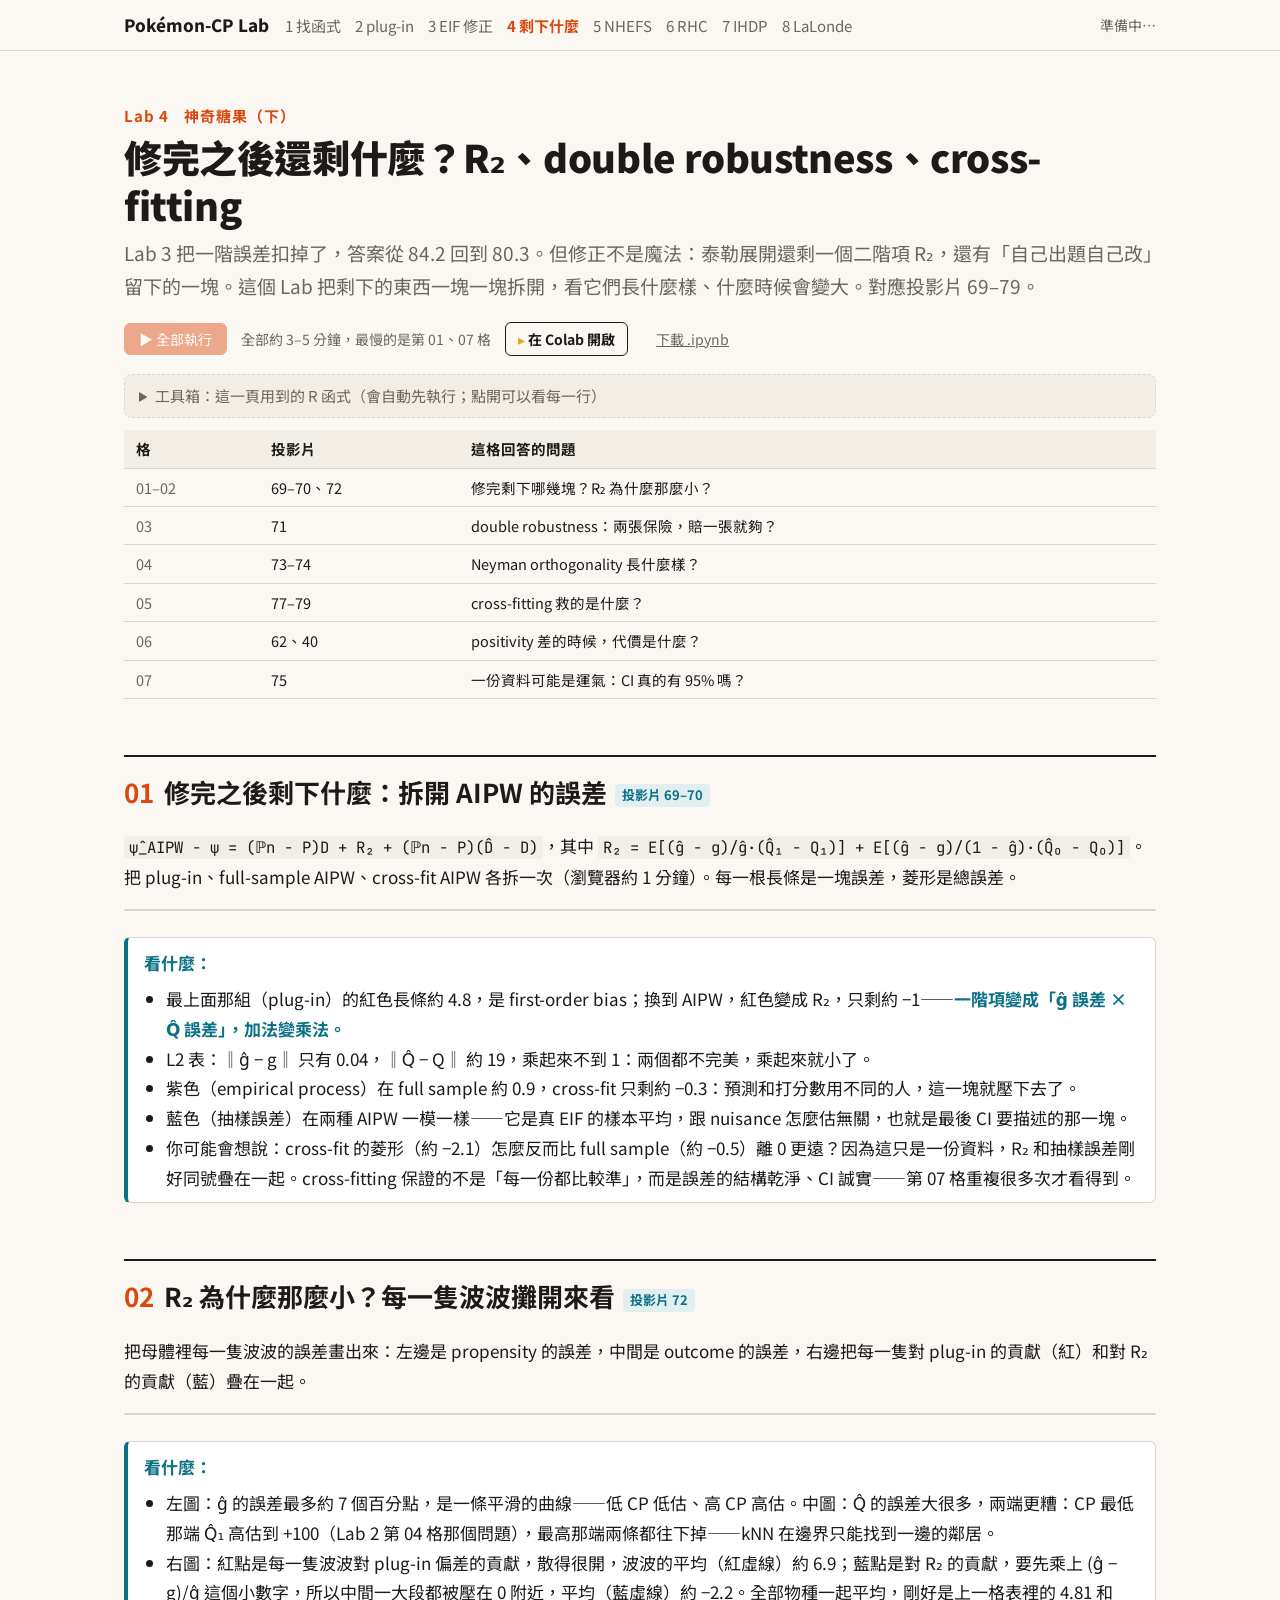
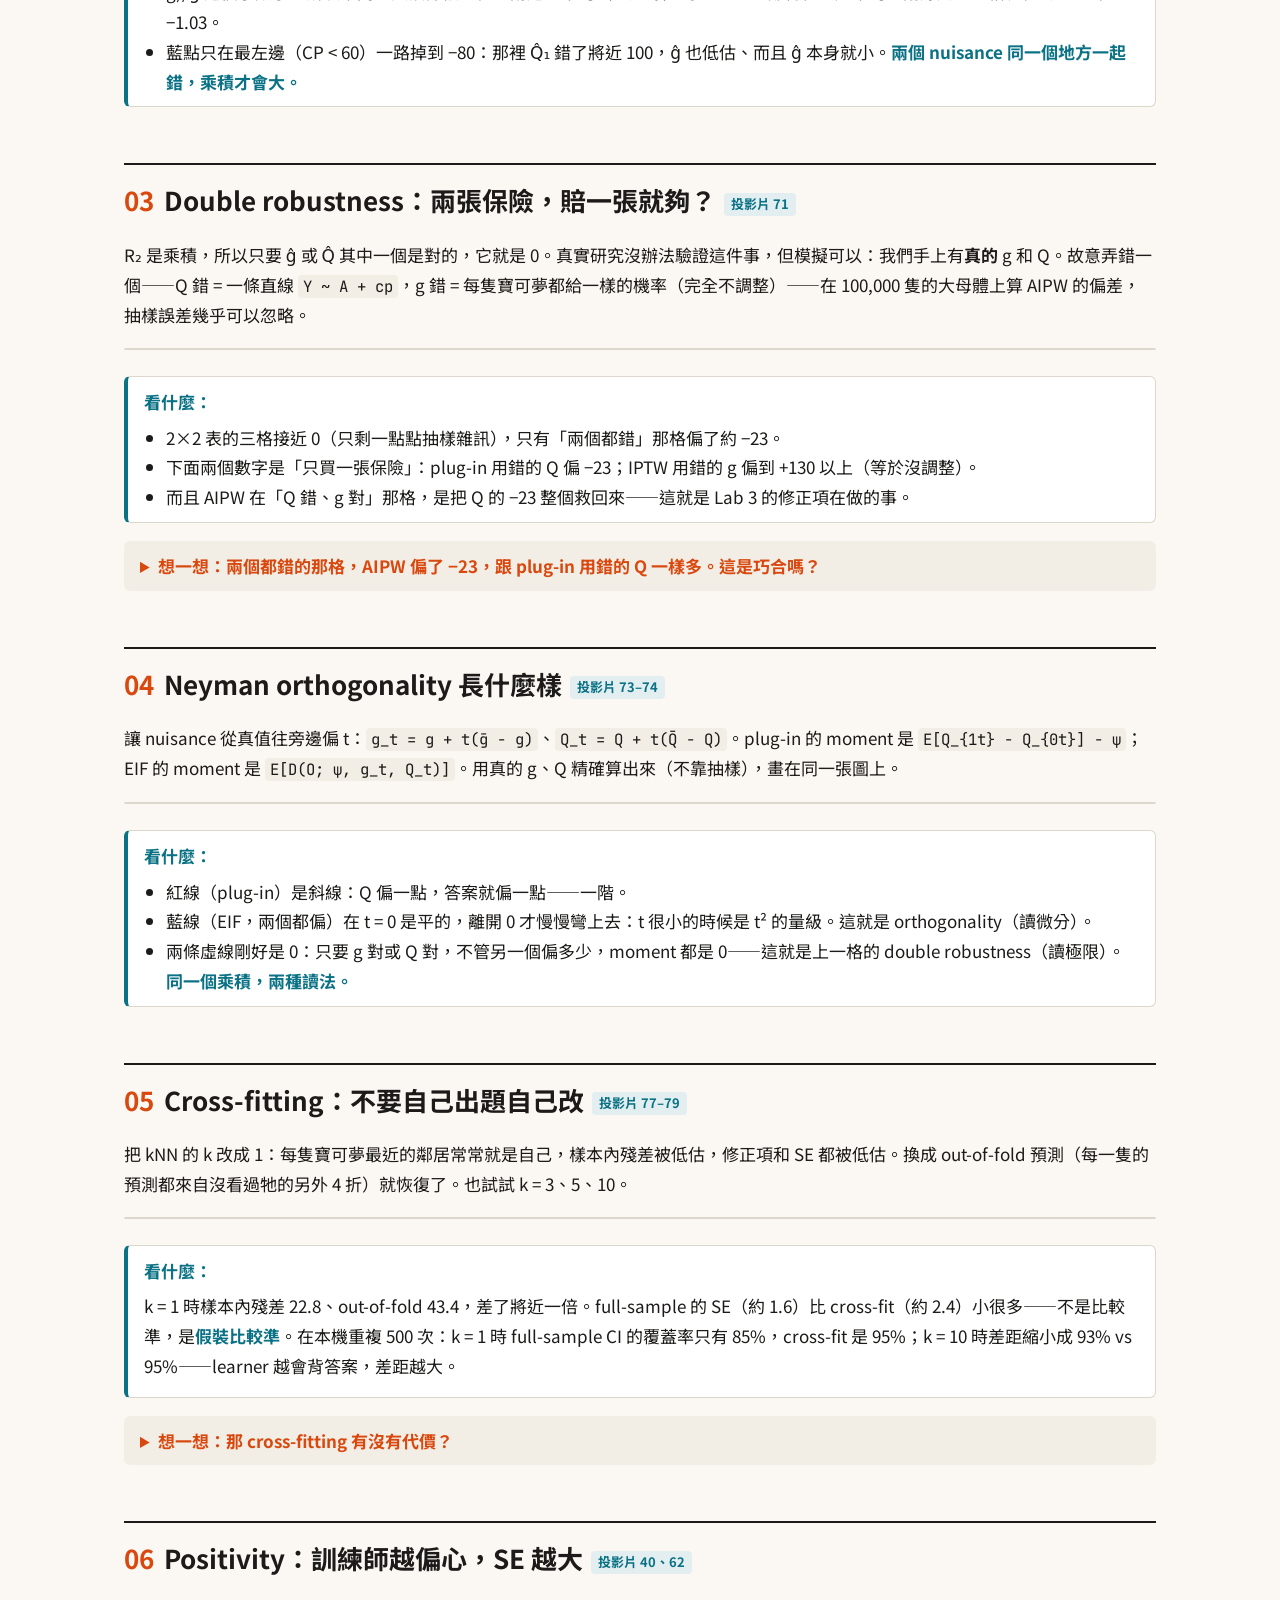
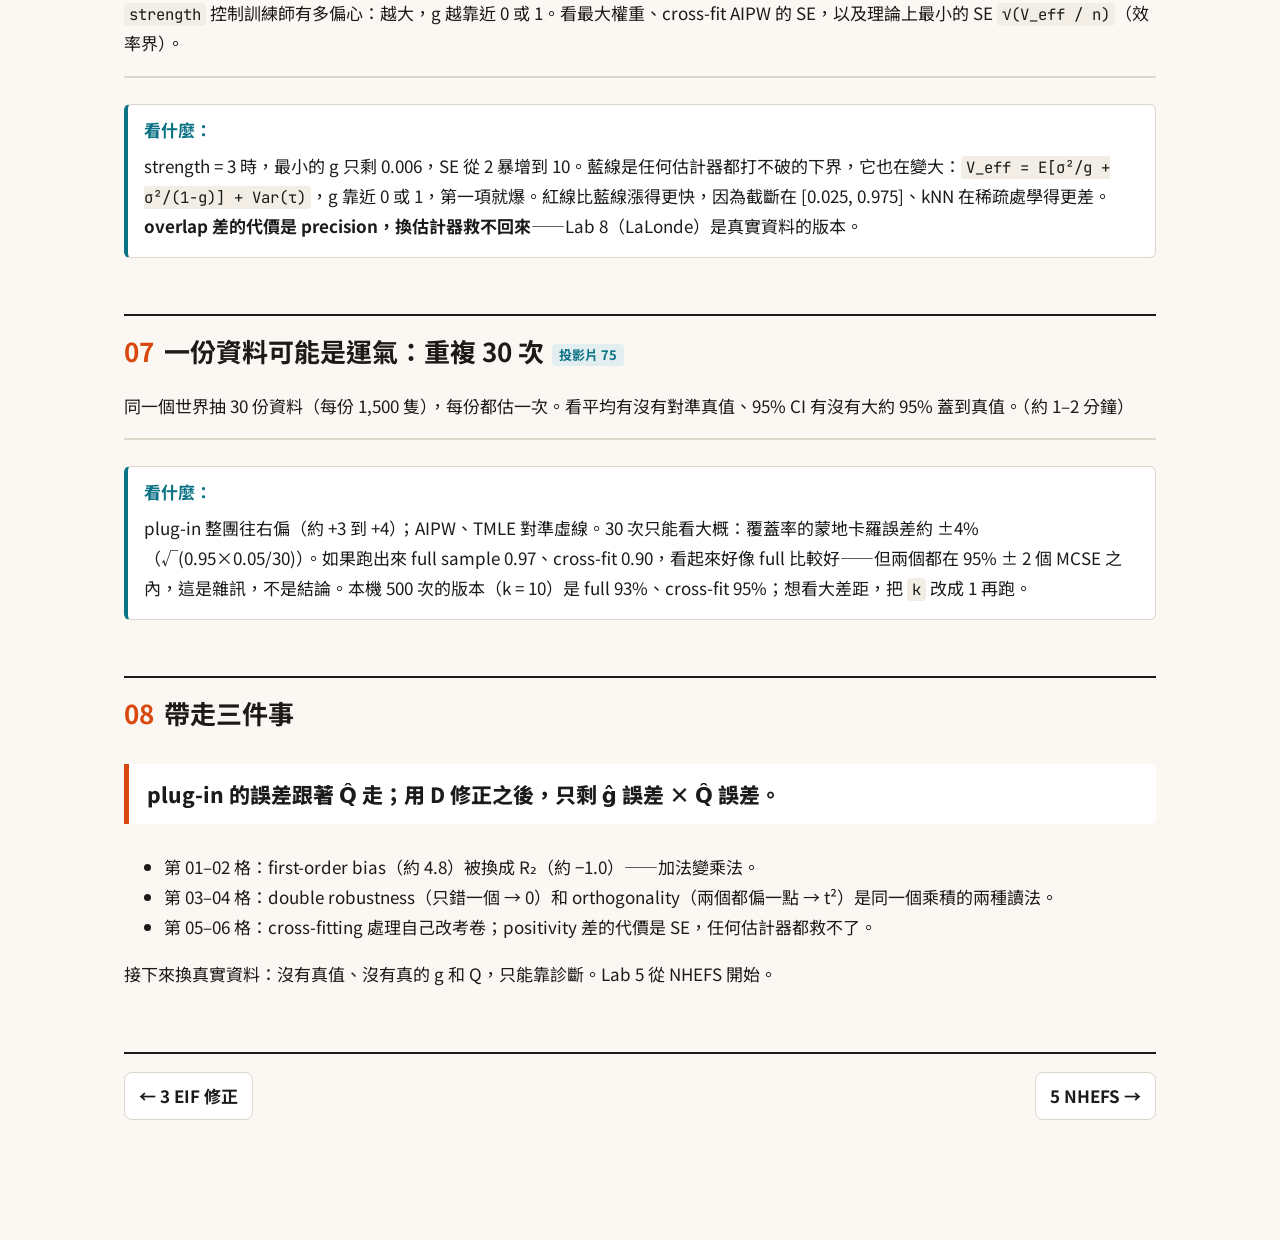
<file: 04_remainder.html>
<!doctype html>
<html lang="zh-Hant">
<head>
<meta charset="utf-8">
<meta name="viewport" content="width=device-width, initial-scale=1">
<title>Lab 4　神奇糖果（下）：修完之後還剩什麼？R₂、double robustness、cross-fitting</title>
<link rel="preconnect" href="https://fonts.googleapis.com">
<link rel="preconnect" href="https://fonts.gstatic.com" crossorigin>
<link href="https://fonts.googleapis.com/css2?family=JetBrains+Mono:wght@400;600&family=Noto+Sans+TC:wght@400;700;900&display=swap" rel="stylesheet">
<link rel="stylesheet" href="web/style.css?v=6">
</head>
<body data-files="" data-packages="">
<header class="top"><div class="wrap">
  <a class="home" href="index.html">Pokémon-CP Lab</a>
  <nav class="labs"><a href="01_ml.html">1 找函式</a><a href="02_plugin.html">2 plug-in</a><a href="03_eif.html">3 EIF 修正</a><a href="04_remainder.html" aria-current="page">4 剩下什麼</a><a href="05_nhefs.html">5 NHEFS</a><a href="06_rhc.html">6 RHC</a><a href="07_ihdp.html">7 IHDP</a><a href="08_lalonde.html">8 LaLonde</a></nav>
  <span id="status">準備中…</span>
</div></header>
<main>
<p class="kicker">Lab 4　神奇糖果（下）</p>
<h1>修完之後還剩什麼？R₂、double robustness、cross-fitting</h1>
<p class="lead">Lab 3 把一階誤差扣掉了，答案從 84.2 回到 80.3。但修正不是魔法：泰勒展開還剩一個二階項 R₂，還有「自己出題自己改」留下的一塊。這個 Lab 把剩下的東西一塊一塊拆開，看它們長什麼樣、什麼時候會變大。對應投影片 69–79。</p>
<div class="actions"><button id="runall" disabled>▶ 全部執行</button><span class="time">全部約 3–5 分鐘，最慢的是第 01、07 格</span>
<a class="colab" href="https://colab.research.google.com/github/kiwi710680/Pokemon-CP/blob/main/colab/04_remainder.ipynb" target="_blank" rel="noopener">在 Colab 開啟</a>
<a class="dl" href="colab/04_remainder.ipynb" download>下載 .ipynb</a></div>
<details class="toolbox"><summary>工具箱：這一頁用到的 R 函式（會自動先執行；點開可以看每一行）</summary>
<div class="cell" data-label="工具箱"><script type="text/r">
# ---- estimators: one set of nuisance predictions -> different answers ----
# Notation (same as the slides): O = (X, A, Y)
#   Q(a, X) = E[Y | A = a, X]            outcome regression   -> nu$Q1, nu$Q0
#   g(X)    = P(A = 1 | X)               propensity score     -> nu$g
#   H(A, X) = A / g - (1 - A) / (1 - g)  clever covariate
#   D(O; g, Q, psi) = H (Y - Q_A) + Q1 - Q0 - psi   efficient influence function of the ATE
expit <- function(x) 1 / (1 + exp(-x))
bound <- function(p, lo = 0.025, hi = 0.975) pmin(pmax(p, lo), hi)

est_plugin <- function(nu) mean(nu$Q1 - nu$Q0)               # g-computation: predict twice, subtract, average

est_ipw_ht <- function(dat, nu)                               # Horvitz-Thompson IPTW: divide by n
  mean(dat$A * dat$Y / nu$g - (1 - dat$A) * dat$Y / (1 - nu$g))

est_ipw <- function(dat, nu) {                                # Hajek (stabilized) IPTW: divide by the sum of weights
  w1 <- dat$A / nu$g; w0 <- (1 - dat$A) / (1 - nu$g)
  sum(w1 * dat$Y) / sum(w1) - sum(w0 * dat$Y) / sum(w0)
}

eif <- function(dat, nu, psi) {
  H  <- dat$A / nu$g - (1 - dat$A) / (1 - nu$g)
  QA <- ifelse(dat$A == 1, nu$Q1, nu$Q0)
  H * (dat$Y - QA) + nu$Q1 - nu$Q0 - psi
}

wald <- function(psi, D) {                                    # SE from the EIF: sqrt(mean(D^2) / n)
  se <- sqrt(mean(D^2) / length(D))
  c(est = psi, se = se, lo = psi - 1.96 * se, hi = psi + 1.96 * se)
}

est_aipw <- function(dat, nu) {                               # one-step: psi_plug + P_n D  (solves P_n D = 0)
  psi <- mean(eif(dat, nu, 0))
  wald(psi, eif(dat, nu, psi))
}

est_tmle <- function(dat, nu, ybounds = range(dat$Y)) {       # targeting: move Q-hat along H until P_n D = 0
  lo <- ybounds[1]; hi <- ybounds[2]
  sc <- function(y) pmin(pmax((y - lo) / (hi - lo), 1e-6), 1 - 1e-6)
  Ys <- (dat$Y - lo) / (hi - lo)
  Q1s <- sc(nu$Q1); Q0s <- sc(nu$Q0); QAs <- ifelse(dat$A == 1, Q1s, Q0s)
  H  <- dat$A / nu$g - (1 - dat$A) / (1 - nu$g)
  fl <- suppressWarnings(glm(Ys ~ -1 + H, offset = qlogis(QAs), family = quasibinomial()))
  eps <- unname(coef(fl))
  Q1t <- expit(qlogis(Q1s) + eps / nu$g)
  Q0t <- expit(qlogis(Q0s) - eps / (1 - nu$g))
  nu_t <- data.frame(Q1 = lo + (hi - lo) * Q1t, Q0 = lo + (hi - lo) * Q0t, g = nu$g)
  psi <- mean(nu_t$Q1 - nu_t$Q0)
  c(wald(psi, eif(dat, nu_t, psi)), eps = eps)
}

weight_summary <- function(dat, nu) {                         # largest weight and effective sample size (ESS)
  w <- ifelse(dat$A == 1, 1 / nu$g, 1 / (1 - nu$g))
  c(max_weight = max(w),
    ESS_treated = sum(w[dat$A == 1])^2 / sum(w[dat$A == 1]^2), n_treated = sum(dat$A),
    ESS_control = sum(w[dat$A == 0])^2 / sum(w[dat$A == 0]^2), n_control = sum(1 - dat$A))
}

# ---- magic candy: simulated data, so the truth (Q, g, psi) is known ----
species_levels <- c("Pidgey", "Weedle", "Caterpie", "Eevee")

simulate_candy <- function(n = 800, seed = NULL, strength = 1) {
  if (!is.null(seed)) set.seed(seed)
  species <- factor(sample(species_levels, n, replace = TRUE, prob = c(.40, .20, .15, .25)), levels = species_levels)
  top <- c(Pidgey = 450, Weedle = 260, Caterpie = 260, Eevee = 650)[as.character(species)]
  cp  <- round(10 + top * rbeta(n, 2, 2.5))
  mult <- c(Pidgey = 1.85, Weedle = 1.10, Caterpie = 1.08, Eevee = 2.60)[as.character(species)]
  f0   <- mult * cp * (1 - cp / 2600)                         # evolution curve, bends at high CP
  # trainers prefer strong Pokemon and Eevee: confounding. Larger strength -> g closer to 0 or 1
  g0 <- expit(strength * (-1.8 + 3.2 * (cp / top)) + 0.5 * (species == "Eevee"))
  A  <- rbinom(n, 1, g0)
  tau <- 20 + 0.30 * cp                                       # candy effect: stronger Pokemon gain more
  Y1 <- f0 + tau + rnorm(n, 0, 30)
  Y0 <- f0 + rnorm(n, 0, 30)
  data.frame(species, cp, A, Y = ifelse(A == 1, Y1, Y0), g0, Q1 = f0 + tau, Q0 = f0, Y1, Y0)
}

candy_truth <- function(n = 2e6, seed = 1) {                  # population ATE = E[tau(X)]
  set.seed(seed)
  species <- sample(species_levels, n, replace = TRUE, prob = c(.40, .20, .15, .25))
  top <- c(Pidgey = 450, Weedle = 260, Caterpie = 260, Eevee = 650)[species]
  mean(20 + 0.30 * round(10 + top * rbeta(n, 2, 2.5)))
}
candy_population <- function(n = 20000, seed = 2027, strength = 1) simulate_candy(n, seed, strength)

# ---- nuisance learners ----
knn_Q <- function(train, newdata, a, k = 10) {                # same species, same arm, k nearest CP, average Y
  out <- rep(NA_real_, nrow(newdata))
  for (s in levels(newdata$species)) {
    tr <- train[train$species == s & train$A == a, ]
    id <- which(newdata$species == s)
    if (length(id) == 0) next
    if (nrow(tr) == 0) { out[id] <- mean(train$Y[train$A == a]); next }
    kk <- min(k, nrow(tr))
    D  <- abs(outer(newdata$cp[id], tr$cp, "-"))
    out[id] <- apply(D, 1, function(d) mean(tr$Y[order(d)[seq_len(kk)]]))
  }
  out
}
lin_Q <- function(train, newdata, a) predict(lm(Y ~ A + cp, data = train), transform(newdata, A = a))  # one straight line
logit_g <- function(train, newdata) {                        # each species its own intercept and slope
  fit <- glm(A ~ species + species:cp, family = binomial, data = train)
  bound(predict(fit, newdata, type = "response"))
}

fit_nuisance <- function(train, newdata, Qlearner = "knn", k = 10) {
  if (Qlearner == "knn") { Q1 <- knn_Q(train, newdata, 1, k); Q0 <- knn_Q(train, newdata, 0, k) }
  else { Q1 <- lin_Q(train, newdata, 1); Q0 <- lin_Q(train, newdata, 0) }
  data.frame(Q1 = Q1, Q0 = Q0, g = logit_g(train, newdata))
}
nuisance_full <- function(dat, ...) fit_nuisance(dat, dat, ...)          # train and predict on the same Pokemon
nuisance_crossfit <- function(dat, K = 5, seed = NULL, ...) {             # each prediction comes from the other folds
  if (!is.null(seed)) set.seed(seed)
  fold <- sample(rep(seq_len(K), length.out = nrow(dat)))
  nu <- data.frame(Q1 = NA_real_, Q0 = NA_real_, g = NA_real_)[rep(1, nrow(dat)), ]
  for (k in seq_len(K)) { te <- fold == k; nu[te, ] <- fit_nuisance(dat[!te, ], dat[te, ], ...) }
  rownames(nu) <- NULL
  nu
}

all_estimates <- function(dat, k = 10, K = 5) {
  nf <- nuisance_full(dat, k = k); nc <- nuisance_crossfit(dat, K = K, k = k)
  rbind(naive       = c(est = mean(dat$Y[dat$A == 1]) - mean(dat$Y[dat$A == 0]), se = NA, lo = NA, hi = NA),
        linear      = c(est = unname(coef(lm(Y ~ A + cp, data = dat))["A"]), se = NA, lo = NA, hi = NA),
        plugin_knn  = c(est = est_plugin(nf), se = NA, lo = NA, hi = NA),
        ipw         = c(est = est_ipw(dat, nf), se = NA, lo = NA, hi = NA),
        aipw_full   = est_aipw(dat, nf),
        tmle_full   = est_tmle(dat, nf)[1:4],
        aipw_cf_DML = est_aipw(dat, nc),
        tmle_cf     = est_tmle(dat, nc)[1:4])
}

# ---- only a simulation can do this: split the error into pieces ----
#   plug-in: psi_plug - psi = sampling + first-order bias + empirical process
#   AIPW   : psi_AIPW - psi = (P_n - P)D + R2 + empirical process
# "P" (population mean) is approximated by a large population `pop`
decompose_candy <- function(dat, pop, k = 10, scheme = c("full", "crossfit"), K = 5, seed = 1) {
  scheme <- match.arg(scheme)
  psi <- candy_truth(); n <- nrow(dat)
  set.seed(seed)
  fold <- if (scheme == "full") rep(1L, n) else sample(rep(seq_len(K), length.out = n))
  nu <- data.frame(Q1 = numeric(n), Q0 = numeric(n), g = numeric(n))
  first_order <- 0; R2 <- 0; gerr <- 0; qerr <- 0
  for (f in unique(fold)) {
    te <- fold == f
    tr <- if (scheme == "full") rep(TRUE, n) else !te
    nu[te, ] <- fit_nuisance(dat[tr, ], dat[te, ], k = k)
    np <- fit_nuisance(dat[tr, ], pop, k = k)                 # the same model, evaluated on the population
    w <- mean(te)
    r2_unit <- (np$g - pop$g0) / np$g * (np$Q1 - pop$Q1) + (np$g - pop$g0) / (1 - np$g) * (np$Q0 - pop$Q0)
    fo_unit <- (np$Q1 - pop$Q1) - (np$Q0 - pop$Q0)
    first_order <- first_order + w * mean(fo_unit)
    R2 <- R2 + w * mean(r2_unit)
    if (f == fold[1]) units <- data.frame(species = pop$species, cp = pop$cp, g_err = np$g - pop$g0,
                                          Q1_err = np$Q1 - pop$Q1, Q0_err = np$Q0 - pop$Q0,
                                          R2_unit = r2_unit, first_order_unit = fo_unit)
    gerr <- gerr + w * mean((np$g - pop$g0)^2)
    qerr <- qerr + w * mean(((np$Q1 - pop$Q1)^2 + (np$Q0 - pop$Q0)^2) / 2)
  }
  plug <- mean(nu$Q1 - nu$Q0)
  aipw <- est_aipw(dat, nu)[["est"]]
  samp_plug <- mean(dat$Q1 - dat$Q0) - psi
  samp_aipw <- mean(eif(dat, data.frame(Q1 = dat$Q1, Q0 = dat$Q0, g = dat$g0), psi))   # (P_n - P)D, since PD = 0
  list(plugin = c(total = plug - psi, sampling = samp_plug, first_order = first_order,
                  emp_process = plug - psi - samp_plug - first_order),
       aipw = c(total = aipw - psi, sampling = samp_aipw, R2 = R2, emp_process = aipw - psi - samp_aipw - R2),
       L2 = c(g = sqrt(gerr), Q = sqrt(qerr), product = sqrt(gerr) * sqrt(qerr)),
       units = units)                                         # per-Pokemon errors (first fold's model), for plots
}

# Neyman orthogonality: move g and Q away from the truth by t, compare the two moments
orthogonality_curves <- function(pop, ts = seq(-1, 1, by = 0.05), dq1 = 40, dq0 = -20, dg = 0.6) {
  g <- pop$g0; Q1 <- pop$Q1; Q0 <- pop$Q0
  psi <- mean(Q1 - Q0)
  gbar <- g + dg * g * (1 - g)
  eif_moment <- function(t, move_g, move_Q) {
    gt <- if (move_g) g + t * (gbar - g) else g
    q1 <- if (move_Q) Q1 + t * dq1 else Q1
    q0 <- if (move_Q) Q0 + t * dq0 else Q0
    mean(q1 - q0 + g / gt * (Q1 - q1) - (1 - g) / (1 - gt) * (Q0 - q0)) - psi
  }
  data.frame(t = ts, plugin_Q = ts * (dq1 - dq0),
             eif_Q_only = sapply(ts, eif_moment, move_g = FALSE, move_Q = TRUE),
             eif_g_only = sapply(ts, eif_moment, move_g = TRUE, move_Q = FALSE),
             eif_both   = sapply(ts, eif_moment, move_g = TRUE, move_Q = TRUE))
}

# smallest possible SE: sqrt(V_eff / n), V_eff = E[sigma^2/g + sigma^2/(1-g)] + Var(tau), sigma = 30
candy_se_bound <- function(pop, n) sqrt((mean(30^2 / pop$g0 + 30^2 / (1 - pop$g0)) + var(pop$Q1 - pop$Q0)) / n)

# ---- plotting helpers (base graphics only) ----
COL <- list(red = "#D9480F", teal = "#0B7285", ink = "#1C1B19", muted = "#6B665E",
            gold = "#C98A0C", plum = "#7B3F8C", rule = "#DDD6CA")
lab_par <- function(...) par(mar = c(4.5, 5, 1.5, 1), las = 1, bty = "n", col.axis = COL$muted, ...)

overlap_plot <- function(g_raw, A, xlab = "estimated propensity score  g-hat(X)", labels = c("A = 1", "A = 0"), breaks = 40) {
  br <- seq(0, 1, length.out = breaks + 1)                    # mirrored histogram: treated up, control down
  h1 <- hist(pmin(pmax(g_raw[A == 1], 0), 1), breaks = br, plot = FALSE)$counts
  h0 <- hist(pmin(pmax(g_raw[A == 0], 0), 1), breaks = br, plot = FALSE)$counts
  lab_par()
  plot(NA, xlim = c(0, 1), ylim = c(-max(h0), max(h1)), axes = FALSE, xlab = xlab, ylab = "count")
  axis(1); yt <- pretty(c(-max(h0), max(h1))); axis(2, at = yt, labels = abs(yt))
  rect(br[-length(br)], 0, br[-1], h1, col = adjustcolor(COL$red, .8), border = "white")
  rect(br[-length(br)], 0, br[-1], -h0, col = adjustcolor(COL$teal, .8), border = "white")
  abline(h = 0)
  text(0.98, max(h1) * .85, labels[1], adj = 1, col = COL$red, font = 2)
  text(0.98, -max(h0) * .85, labels[2], adj = 1, col = COL$teal, font = 2)
}

forest_plot <- function(lab, est, lo = NA, hi = NA, ref = NULL, ref_lab = "", col = COL$ink, xlab = "estimate", xlim = NULL) {
  n <- length(est); y <- n:1
  rng <- range(c(est, lo, hi, ref), na.rm = TRUE)
  if (is.null(xlim)) xlim <- rng + c(-1, 1) * diff(rng) * 0.08
  op <- par(mar = c(4.5, min(22, max(8, 0.62 * max(nchar(lab)) + 1)), 1.5, 1), las = 1, bty = "n", col.axis = COL$muted)
  on.exit(par(op))
  plot(NA, xlim = xlim, ylim = c(0.5, n + 0.5), axes = FALSE, xlab = xlab, ylab = "")
  abline(h = y, col = "#F0EBE3")
  if (!is.null(ref)) {
    abline(v = ref, lty = 2, col = COL$muted); pos <- (ref[1] - xlim[1]) / diff(xlim)
    mtext(ref_lab, 3, at = ref[1], adj = if (pos > 0.7) 1 else if (pos < 0.3) 0 else 0.5, cex = .8, col = COL$muted)
  }
  ok <- !is.na(lo)
  segments(lo[ok], y[ok], hi[ok], y[ok], lwd = 3, col = rep_len(col, n)[ok])
  points(est, y, pch = 19, cex = 1.5, col = rep_len(col, n))
  axis(1); axis(2, at = y, labels = lab, tick = FALSE, col.axis = COL$ink)
}
</script></div></details>

<table class="map"><tr><th>格</th><th>投影片</th><th>這格回答的問題</th></tr><tr><td>01–02</td><td>69–70、72</td><td>修完剩下哪幾塊？R₂ 為什麼那麼小？</td></tr><tr><td>03</td><td>71</td><td>double robustness：兩張保險，賠一張就夠？</td></tr><tr><td>04</td><td>73–74</td><td>Neyman orthogonality 長什麼樣？</td></tr><tr><td>05</td><td>77–79</td><td>cross-fitting 救的是什麼？</td></tr><tr><td>06</td><td>62、40</td><td>positivity 差的時候，代價是什麼？</td></tr><tr><td>07</td><td>75</td><td>一份資料可能是運氣：CI 真的有 95% 嗎？</td></tr></table>
<h2><span class="n">01</span>修完之後剩下什麼：拆開 AIPW 的誤差<span class="slide">投影片 69–70</span></h2>
<p><code>ψ̂_AIPW − ψ = (ℙn − P)D + R₂ + (ℙn − P)(D̂ − D)</code>，其中 <code>R₂ = E[(ĝ − g)/ĝ·(Q̂₁ − Q₁)] + E[(ĝ − g)/(1 − ĝ)·(Q̂₀ − Q₀)]</code>。把 plug-in、full-sample AIPW、cross-fit AIPW 各拆一次（瀏覽器約 1 分鐘）。每一根長條是一塊誤差，菱形是總誤差。</p>
<div class="cell"><script type="text/r">
truth <- candy_truth()
d   <- simulate_candy(1500, seed = 2026)
pop <- candy_population(8000)
dec    <- decompose_candy(d, pop, k = 10, scheme = "full")
dec_cf <- decompose_candy(d, pop, k = 10, scheme = "crossfit")
tab <- rbind(plugin_full = dec$plugin, AIPW_full = dec$aipw, AIPW_crossfit = dec_cf$aipw)
colnames(tab) <- c("total", "sampling", "first_order_or_R2", "empirical_process")
round(tab, 2)
round(rbind(full = dec$L2, crossfit = dec_cf$L2), 3)   # L2 error of g-hat, of Q-hat, and their product
cols <- c(COL$teal, COL$red, COL$plum)
lab_par(mar = c(4.5, 9, 1, 1))
bp <- barplot(t(tab[3:1, 2:4]), beside = TRUE, horiz = TRUE, col = cols, border = NA,
              names.arg = c("AIPW\ncross-fit", "AIPW\nfull", "plug-in\nfull"),
              xlim = c(-2.5, 5.5), xlab = "error of the estimate (CP)")
abline(v = 0, col = COL$ink)
points(tab[3:1, "total"], colMeans(bp), pch = 23, bg = "white", cex = 2.2, lwd = 2)
legend("bottomright", c("sampling: (Pn - P)D", "first-order bias (plug-in) / R2 (AIPW)", "empirical process", "total"),
       fill = c(cols, NA), border = NA, pch = c(NA, NA, NA, 23), pt.bg = "white", pt.cex = 1.6, bty = "n")
</script></div>
<div class="look"><b>看什麼：</b><ul><li>最上面那組（plug-in）的紅色長條約 4.8，是 first-order bias；換到 AIPW，紅色變成 R₂，只剩約 −1——<b>一階項變成「ĝ 誤差 × Q̂ 誤差」，加法變乘法。</b></li><li>L2 表：‖ĝ − g‖ 只有 0.04，‖Q̂ − Q‖ 約 19，乘起來不到 1：兩個都不完美，乘起來就小了。</li><li>紫色（empirical process）在 full sample 約 0.9，cross-fit 只剩約 −0.3：預測和打分數用不同的人，這一塊就壓下去了。</li><li>藍色（抽樣誤差）在兩種 AIPW 一模一樣——它是真 EIF 的樣本平均，跟 nuisance 怎麼估無關，也就是最後 CI 要描述的那一塊。</li><li>你可能會想說：cross-fit 的菱形（約 −2.1）怎麼反而比 full sample（約 −0.5）離 0 更遠？因為這只是一份資料，R₂ 和抽樣誤差剛好同號疊在一起。cross-fitting 保證的不是「每一份都比較準」，而是誤差的結構乾淨、CI 誠實——第 07 格重複很多次才看得到。</li></ul></div>
<h2><span class="n">02</span>R₂ 為什麼那麼小？每一隻波波攤開來看<span class="slide">投影片 72</span></h2>
<p>把母體裡每一隻波波的誤差畫出來：左邊是 propensity 的誤差，中間是 outcome 的誤差，右邊把每一隻對 plug-in 的貢獻（紅）和對 R₂ 的貢獻（藍）疊在一起。</p>
<div class="cell"><script type="text/r">
u <- dec$units                               # full-sample models evaluated on the population
p <- u[u$species == "Pidgey", ]
pad <- function(y, top = 0.35) { r <- range(y); r + c(0, top * diff(r)) }   # extra room on top for the legend
# averages: Pidgey only (what the dots show) vs the whole population (what enters the table above)
means <- rbind(Pidgey = colMeans(p[, c("first_order_unit", "R2_unit")]),
               all_species = colMeans(u[, c("first_order_unit", "R2_unit")]))
round(means, 2)
round(c(first_order = unname(dec$plugin["first_order"]), R2 = unname(dec$aipw["R2"])), 2)   # same as all_species
par(mfrow = c(1, 3), mar = c(5, 5.8, 2.5, 1), mgp = c(3.6, .8, 0), las = 1, bty = "n", col.axis = COL$muted)
plot(p$cp, p$g_err, pch = 16, cex = .45, col = adjustcolor(COL$plum, .4),
     xlab = "Original CP (Pidgey)", ylab = "g-hat(X) - g(X)", main = "propensity error")
abline(h = 0)
plot(p$cp, p$Q1_err, pch = 16, cex = .45, col = adjustcolor(COL$red, .4), ylim = pad(c(p$Q1_err, p$Q0_err), 0.2),
     xlab = "Original CP (Pidgey)", ylab = "Q-hat - Q", main = "outcome error")
points(p$cp, p$Q0_err, pch = 16, cex = .45, col = adjustcolor(COL$teal, .4))
abline(h = 0)
legend("topright", c("Q1-hat - Q1", "Q0-hat - Q0"), pch = 16, col = c(COL$red, COL$teal), bty = "n")
plot(p$cp, p$first_order_unit, pch = 16, cex = .45, col = adjustcolor(COL$red, .35),
     ylim = pad(c(p$first_order_unit, p$R2_unit)), xlab = "Original CP (Pidgey)",
     ylab = "contribution per Pokemon (CP)", main = "plug-in term vs R2 term")
points(p$cp, p$R2_unit, pch = 16, cex = .45, col = adjustcolor(COL$teal, .6))
abline(h = 0)
abline(h = means["Pidgey", "first_order_unit"], col = COL$red, lwd = 3, lty = 2)
abline(h = means["Pidgey", "R2_unit"], col = COL$teal, lwd = 3, lty = 2)
legend("topright", c("(Q1-hat - Q1) - (Q0-hat - Q0)", "R2 integrand", "Pidgey means"),
       pch = c(16, 16, NA), lty = c(NA, NA, 2), lwd = c(NA, NA, 3), col = c(COL$red, COL$teal, COL$ink), bty = "n")
</script></div>
<div class="look"><b>看什麼：</b><ul><li>左圖：ĝ 的誤差最多約 7 個百分點，是一條平滑的曲線——低 CP 低估、高 CP 高估。中圖：Q̂ 的誤差大很多，兩端更糟：CP 最低那端 Q̂₁ 高估到 +100（Lab 2 第 04 格那個問題），最高那端兩條都往下掉——kNN 在邊界只能找到一邊的鄰居。</li><li>右圖：紅點是每一隻波波對 plug-in 偏差的貢獻，散得很開，波波的平均（紅虛線）約 6.9；藍點是對 R₂ 的貢獻，要先乘上 (ĝ − g)/ĝ 這個小數字，所以中間一大段都被壓在 0 附近，平均（藍虛線）約 −2.2。全部物種一起平均，剛好是上一格表裡的 4.81 和 −1.03。</li><li>藍點只在最左邊（CP &lt; 60）一路掉到 −80：那裡 Q̂₁ 錯了將近 100，ĝ 也低估、而且 ĝ 本身就小。<b>兩個 nuisance 同一個地方一起錯，乘積才會大。</b></li></ul></div>
<h2><span class="n">03</span>Double robustness：兩張保險，賠一張就夠？<span class="slide">投影片 71</span></h2>
<p>R₂ 是乘積，所以只要 ĝ 或 Q̂ 其中一個是對的，它就是 0。真實研究沒辦法驗證這件事，但模擬可以：我們手上有<b>真的</b> g 和 Q。故意弄錯一個——Q 錯 = 一條直線 <code>Y ~ A + cp</code>，g 錯 = 每隻寶可夢都給一樣的機率（完全不調整）——在 100,000 隻的大母體上算 AIPW 的偏差，抽樣誤差幾乎可以忽略。</p>
<div class="cell"><script type="text/r">
big <- candy_population(1e5)
psi_big <- mean(big$Q1 - big$Q0)
Q_right <- data.frame(Q1 = big$Q1, Q0 = big$Q0)
Q_wrong <- data.frame(Q1 = lin_Q(big, big, 1), Q0 = lin_Q(big, big, 0))
g_right <- big$g0
g_wrong <- rep(mean(big$A), nrow(big))
aipw_bias <- function(Q, g) est_aipw(big, data.frame(Q, g = g))[["est"]] - psi_big
dr <- matrix(c(aipw_bias(Q_right, g_right), aipw_bias(Q_wrong, g_right),
               aipw_bias(Q_right, g_wrong), aipw_bias(Q_wrong, g_wrong)), 2,
             dimnames = list(c("Q right", "Q wrong"), c("g right", "g wrong")))
round(dr, 2)                                                     # AIPW bias in each cell
c(plugin_with_Q_wrong = mean(Q_wrong$Q1 - Q_wrong$Q0) - psi_big,
  IPTW_with_g_wrong = est_ipw(big, data.frame(g = g_wrong)) - psi_big)   # one insurance only
</script></div>
<div class="look"><b>看什麼：</b><ul><li>2×2 表的三格接近 0（只剩一點點抽樣雜訊），只有「兩個都錯」那格偏了約 −23。</li><li>下面兩個數字是「只買一張保險」：plug-in 用錯的 Q 偏 −23；IPTW 用錯的 g 偏到 +130 以上（等於沒調整）。</li><li>而且 AIPW 在「Q 錯、g 對」那格，是把 Q 的 −23 整個救回來——這就是 Lab 3 的修正項在做的事。</li></ul></div>
<details class="think"><summary>想一想：兩個都錯的那格，AIPW 偏了 −23，跟 plug-in 用錯的 Q 一樣多。這是巧合嗎？</summary><p>不是。g 錯成「每隻都一樣」時，修正項只是把兩組的殘差平均相減；直線模型 <code>Y ~ A + cp</code> 裡有 A，最小平方法會讓兩組的殘差各自加總剛好是 0，所以修正項整個是 0、什麼都沒修，AIPW 就等於 plug-in。雙重穩健不是「兩個都錯也能救」——投影片 71 那張表右下角是 ✗ 的原因。</p></details>
<h2><span class="n">04</span>Neyman orthogonality 長什麼樣<span class="slide">投影片 73–74</span></h2>
<p>讓 nuisance 從真值往旁邊偏 t：<code>g_t = g + t(ḡ − g)</code>、<code>Q_t = Q + t(Q̄ − Q)</code>。plug-in 的 moment 是 <code>E[Q_{1t} − Q_{0t}] − ψ</code>；EIF 的 moment 是 <code>E[D(O; ψ, g_t, Q_t)]</code>。用真的 g、Q 精確算出來（不靠抽樣），畫在同一張圖上。</p>
<div class="cell"><script type="text/r">
oc <- orthogonality_curves(pop)
lab_par()
plot(oc$t, oc$plugin_Q, type = "l", lwd = 3, col = COL$red, ylim = c(-20, 20),
     xlab = "t: how far the nuisances move away from the truth", ylab = "moment (0 is ideal)")
lines(oc$t, oc$eif_both, lwd = 3, col = COL$teal)
lines(oc$t, oc$eif_Q_only, lwd = 3, lty = 2, col = COL$gold)
lines(oc$t, oc$eif_g_only, lwd = 3, lty = 3, col = COL$plum)
abline(h = 0, v = 0, col = "grey80")
legend("topleft", c("plug-in: perturb Q", "EIF: perturb g and Q", "EIF: perturb Q only (g correct)", "EIF: perturb g only (Q correct)"),
       col = c(COL$red, COL$teal, COL$gold, COL$plum), lwd = 3, lty = c(1, 1, 2, 3), bty = "n")
round(oc[oc$t %in% c(-1, -0.5, -0.1, 0, 0.1, 0.5, 1), ], 3)
</script></div>
<div class="look"><b>看什麼：</b><ul><li>紅線（plug-in）是斜線：Q 偏一點，答案就偏一點——一階。</li><li>藍線（EIF，兩個都偏）在 t = 0 是平的，離開 0 才慢慢彎上去：t 很小的時候是 t² 的量級。這就是 orthogonality（讀微分）。</li><li>兩條虛線剛好是 0：只要 g 對或 Q 對，不管另一個偏多少，moment 都是 0——這就是上一格的 double robustness（讀極限）。<b>同一個乘積，兩種讀法。</b></li></ul></div>
<h2><span class="n">05</span>Cross-fitting：不要自己出題自己改<span class="slide">投影片 77–79</span></h2>
<p>把 kNN 的 k 改成 1：每隻寶可夢最近的鄰居常常就是自己，樣本內殘差被低估，修正項和 SE 都被低估。換成 out-of-fold 預測（每一隻的預測都來自沒看過牠的另外 4 折）就恢復了。也試試 k = 3、5、10。</p>
<div class="cell"><script type="text/r">
k <- 1
f  <- nuisance_full(d, k = k)
cf <- nuisance_crossfit(d, K = 5, seed = 1, k = k)
rms <- function(nu) sqrt(mean((d$Y - ifelse(d$A == 1, nu$Q1, nu$Q0))^2))
c(residual_RMS_in_sample = rms(f), residual_RMS_out_of_fold = rms(cf))
rbind(full_sample = est_aipw(d, f), cross_fit_DML = est_aipw(d, cf), cross_fit_TMLE = est_tmle(d, cf)[1:4])
</script></div>
<div class="look"><b>看什麼：</b><p>k = 1 時樣本內殘差 22.8、out-of-fold 43.4，差了將近一倍。full-sample 的 SE（約 1.6）比 cross-fit（約 2.4）小很多——不是比較準，是<b>假裝比較準</b>。在本機重複 500 次：k = 1 時 full-sample CI 的覆蓋率只有 85%，cross-fit 是 95%；k = 10 時差距縮小成 93% vs 95%——learner 越會背答案，差距越大。</p></div>
<details class="think"><summary>想一想：那 cross-fitting 有沒有代價？</summary><p>有。每個 nuisance 只用 4/5 的資料訓練，Q̂ 的誤差變大一點（看第 01 格的 L2 表：cross-fit 的 ‖Q̂ − Q‖ 比較大），R₂ 也就大一點。它用一點點估計精度，換掉「自己改考卷」那一塊。資料少的時候這個代價會更明顯——Lab 7（IHDP）的 GLM 就是例子。</p></details>
<h2><span class="n">06</span>Positivity：訓練師越偏心，SE 越大<span class="slide">投影片 40、62</span></h2>
<p><code>strength</code> 控制訓練師有多偏心：越大，g 越靠近 0 或 1。看最大權重、cross-fit AIPW 的 SE，以及理論上最小的 SE <code>√(V_eff / n)</code>（效率界）。</p>
<div class="cell"><script type="text/r">
pos <- t(sapply(c(0.5, 1, 2, 3), function(s) {
  ds <- simulate_candy(1500, seed = 2026, strength = s); ps <- candy_population(4000, strength = s)
  nc <- nuisance_crossfit(ds, K = 5, seed = 1, k = 10); a <- est_aipw(ds, nc)
  c(strength = s, min_g = min(ds$g0), max_g = max(ds$g0), max_weight = unname(weight_summary(ds, nc)["max_weight"]),
    AIPW = a[["est"]], SE = a[["se"]], SE_bound = candy_se_bound(ps, 1500))
}))
round(pos, 3)
lab_par()
plot(pos[, "strength"], pos[, "SE"], type = "b", pch = 19, lwd = 2, col = COL$red, ylim = c(0, max(pos[, "SE"]) * 1.1),
     xlab = "confounding strength (trainer favouritism)", ylab = "standard error")
lines(pos[, "strength"], pos[, "SE_bound"], type = "b", pch = 19, lwd = 2, col = COL$teal)
legend("topleft", c("SE of cross-fit AIPW", "efficiency bound sqrt(V_eff / n)"), col = c(COL$red, COL$teal), lwd = 2, bty = "n")
</script></div>
<div class="look"><b>看什麼：</b><p>strength = 3 時，最小的 g 只剩 0.006，SE 從 2 暴增到 10。藍線是任何估計器都打不破的下界，它也在變大：<code>V_eff = E[σ²/g + σ²/(1−g)] + Var(τ)</code>，g 靠近 0 或 1，第一項就爆。紅線比藍線漲得更快，因為截斷在 [0.025, 0.975]、kNN 在稀疏處學得更差。<b>overlap 差的代價是 precision，換估計器救不回來</b>——Lab 8（LaLonde）是真實資料的版本。</p></div>
<h2><span class="n">07</span>一份資料可能是運氣：重複 30 次<span class="slide">投影片 75</span></h2>
<p>同一個世界抽 30 份資料（每份 1,500 隻），每份都估一次。看平均有沒有對準真值、95% CI 有沒有大約 95% 蓋到真值。（約 1–2 分鐘）</p>
<div class="cell"><script type="text/r">
reps <- 30; k <- 10
set.seed(1)
sim <- lapply(seq_len(reps), function(r) suppressWarnings(all_estimates(simulate_candy(1500), k = k)))
est <- sapply(sim, function(e) e[, "est"])
cover <- sapply(sim, function(e) e[, "lo"] < truth & e[, "hi"] > truth)
summ <- data.frame(mean = rowMeans(est), bias = rowMeans(est) - truth, SD = apply(est, 1, sd), coverage = rowMeans(cover))
round(summ, 2)
ord <- rownames(est)[-1]
lab_par(mar = c(4.5, 9, 1, 1))
stripchart(lapply(ord, function(r) est[r, ]), method = "jitter", pch = 19, col = adjustcolor(COL$teal, .5),
           group.names = ord, xlab = "ATE estimate", las = 1)
abline(v = truth, lty = 2, lwd = 2)
</script></div>
<div class="look"><b>看什麼：</b><p>plug-in 整團往右偏（約 +3 到 +4）；AIPW、TMLE 對準虛線。30 次只能看大概：覆蓋率的蒙地卡羅誤差約 ±4%（√(0.95×0.05/30)）。如果跑出來 full sample 0.97、cross-fit 0.90，看起來好像 full 比較好——但兩個都在 95% ± 2 個 MCSE 之內，這是雜訊，不是結論。本機 500 次的版本（k = 10）是 full 93%、cross-fit 95%；想看大差距，把 <code>k</code> 改成 1 再跑。</p></div>
<h2><span class="n">08</span>帶走三件事</h2>
<p class="punch">plug-in 的誤差跟著 Q̂ 走；用 D 修正之後，只剩 ĝ 誤差 × Q̂ 誤差。</p>
<ul><li>第 01–02 格：first-order bias（約 4.8）被換成 R₂（約 −1.0）——加法變乘法。</li><li>第 03–04 格：double robustness（只錯一個 → 0）和 orthogonality（兩個都偏一點 → t²）是同一個乘積的兩種讀法。</li><li>第 05–06 格：cross-fitting 處理自己改考卷；positivity 差的代價是 SE，任何估計器都救不了。</li></ul>
<p>接下來換真實資料：沒有真值、沒有真的 g 和 Q，只能靠診斷。Lab 5 從 NHEFS 開始。</p>
<nav class="pager"><a href="03_eif.html">← 3 EIF 修正</a><a href="05_nhefs.html">5 NHEFS →</a></nav>
</main>
<script type="module" src="web/runner.js?v=6"></script>
</body>
</html>
</file>
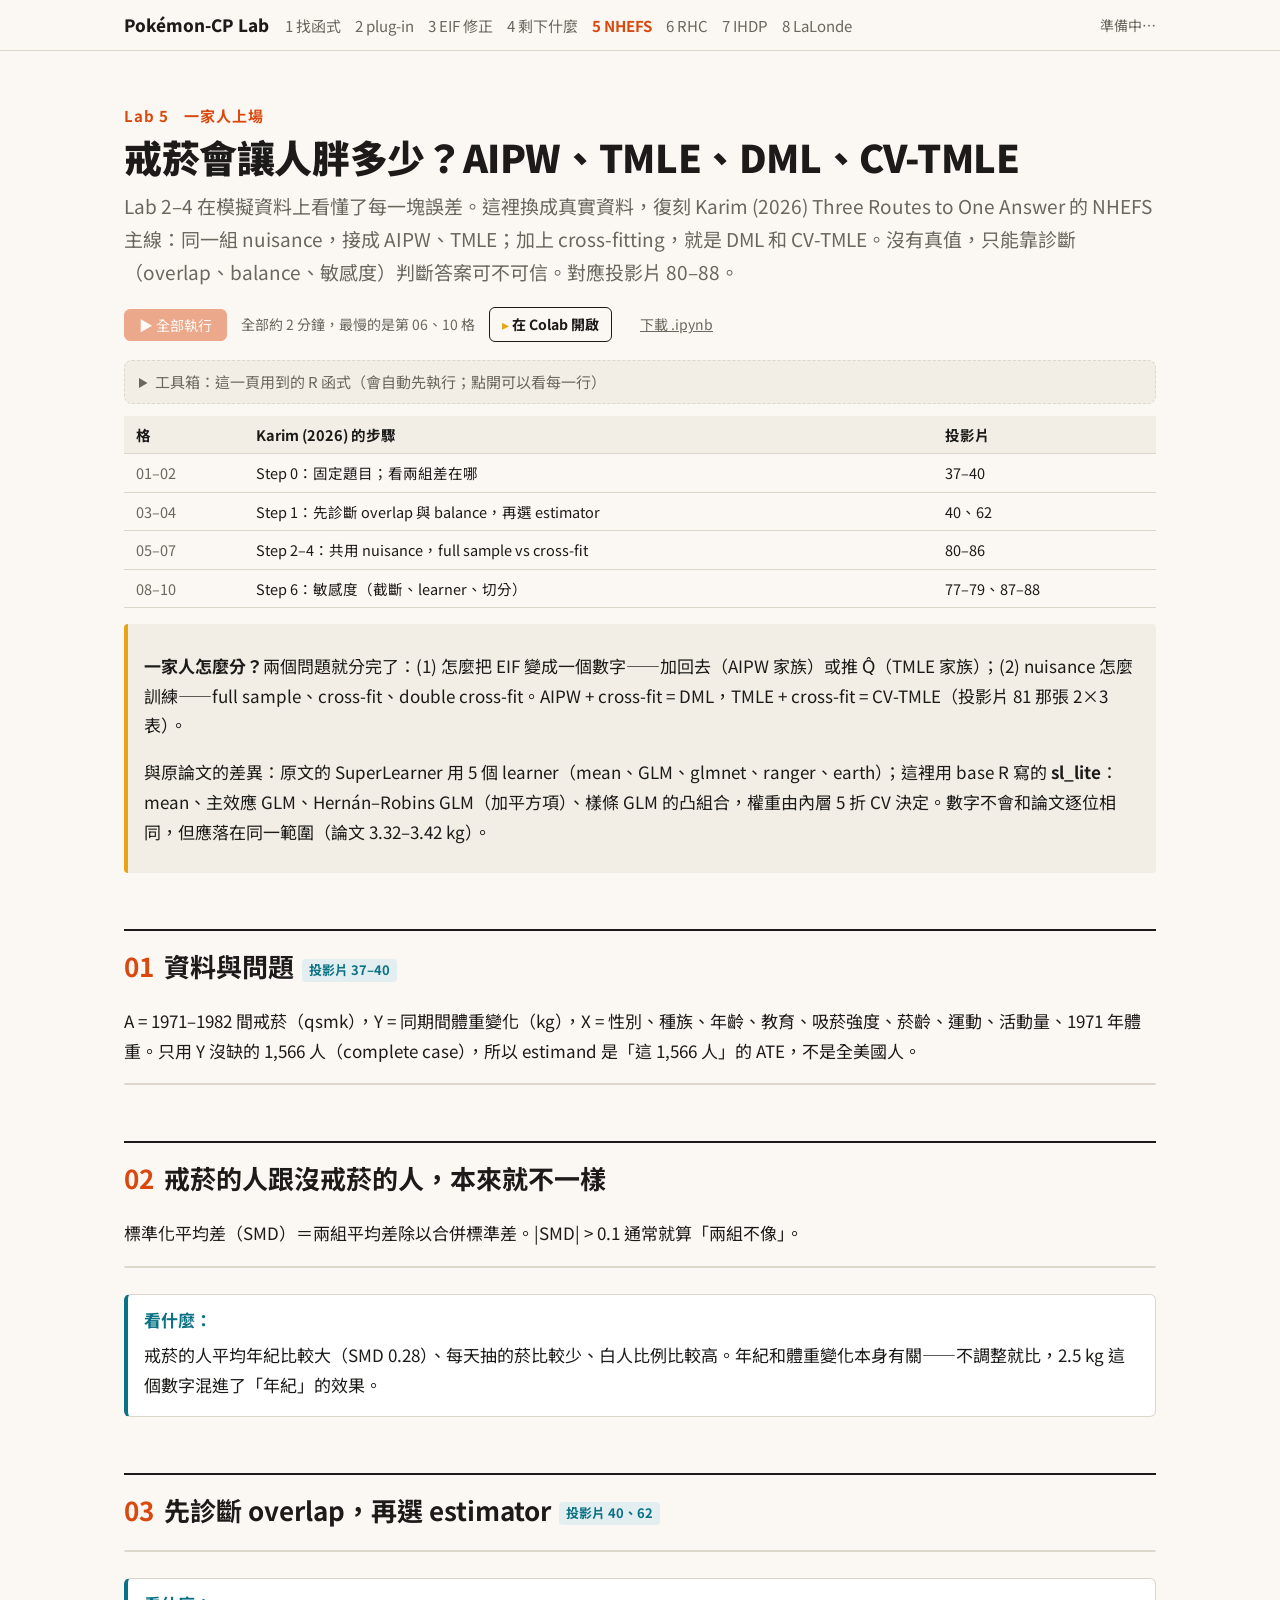
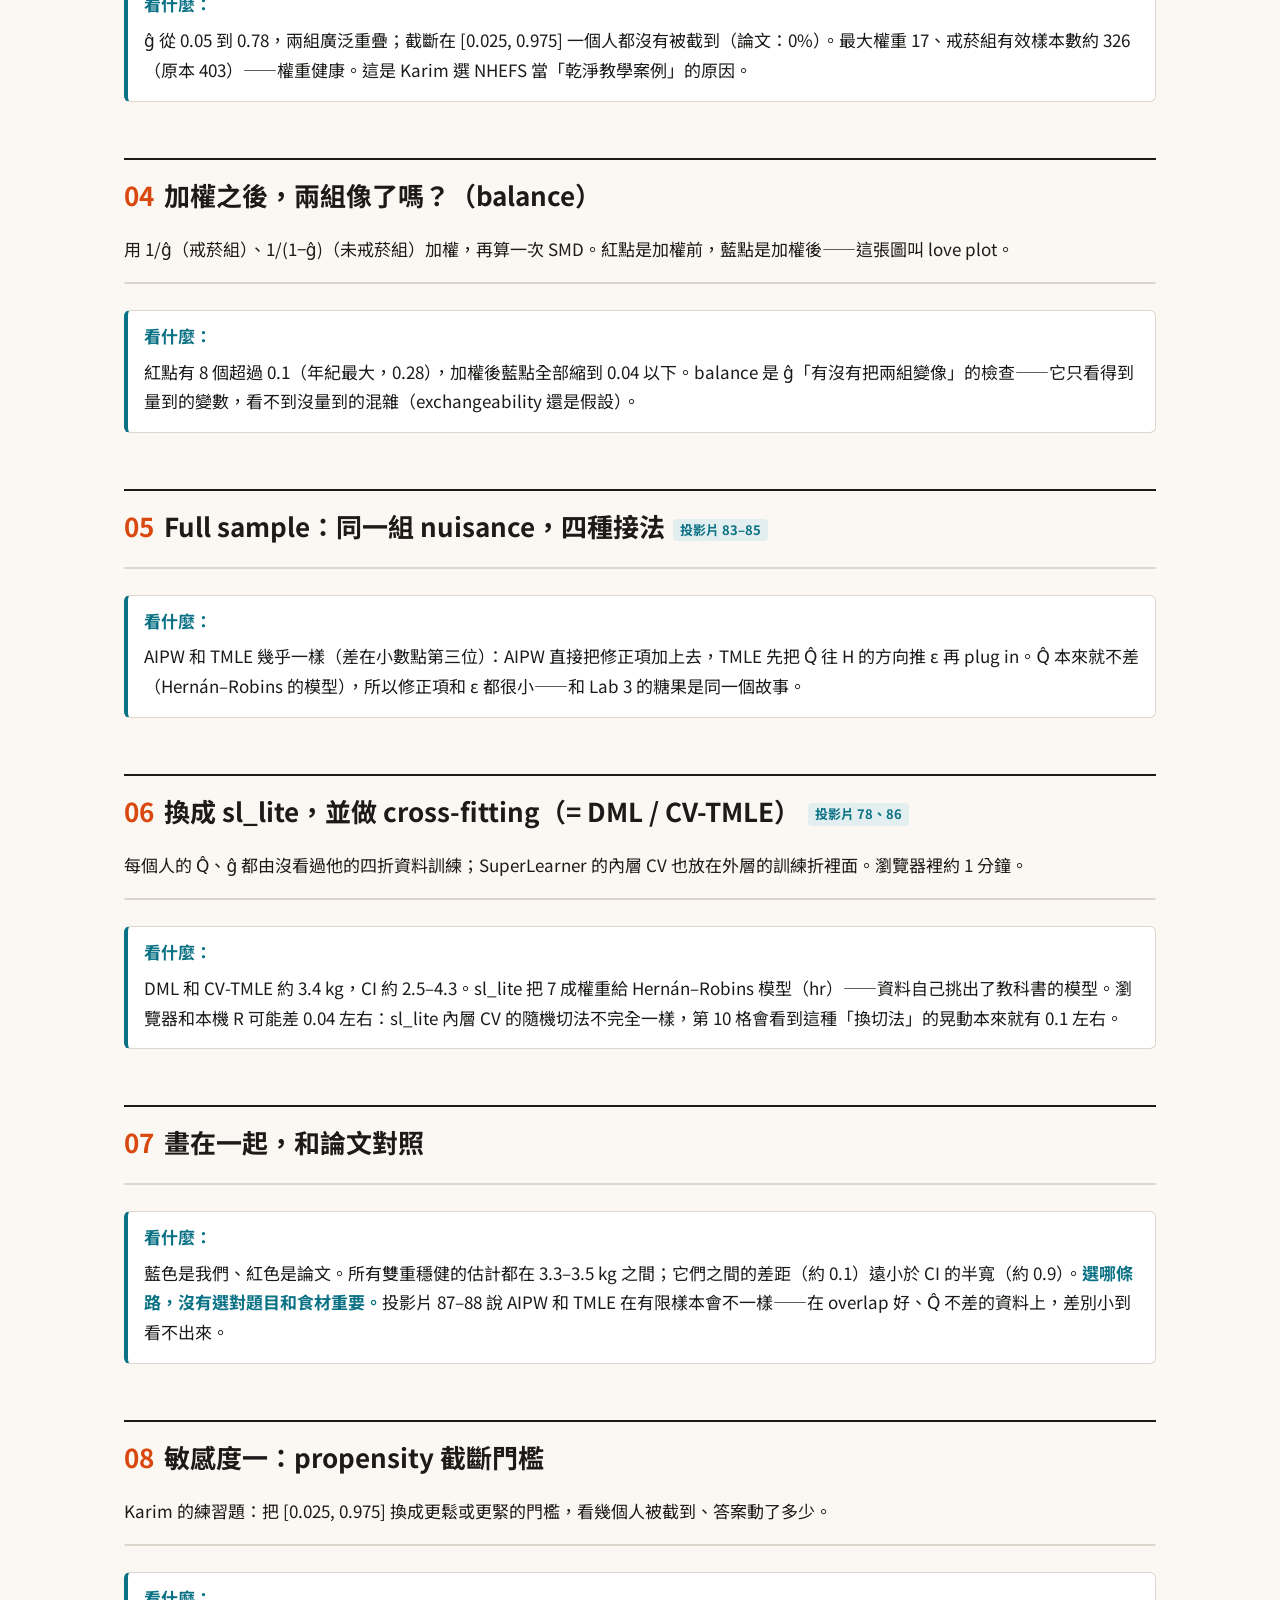
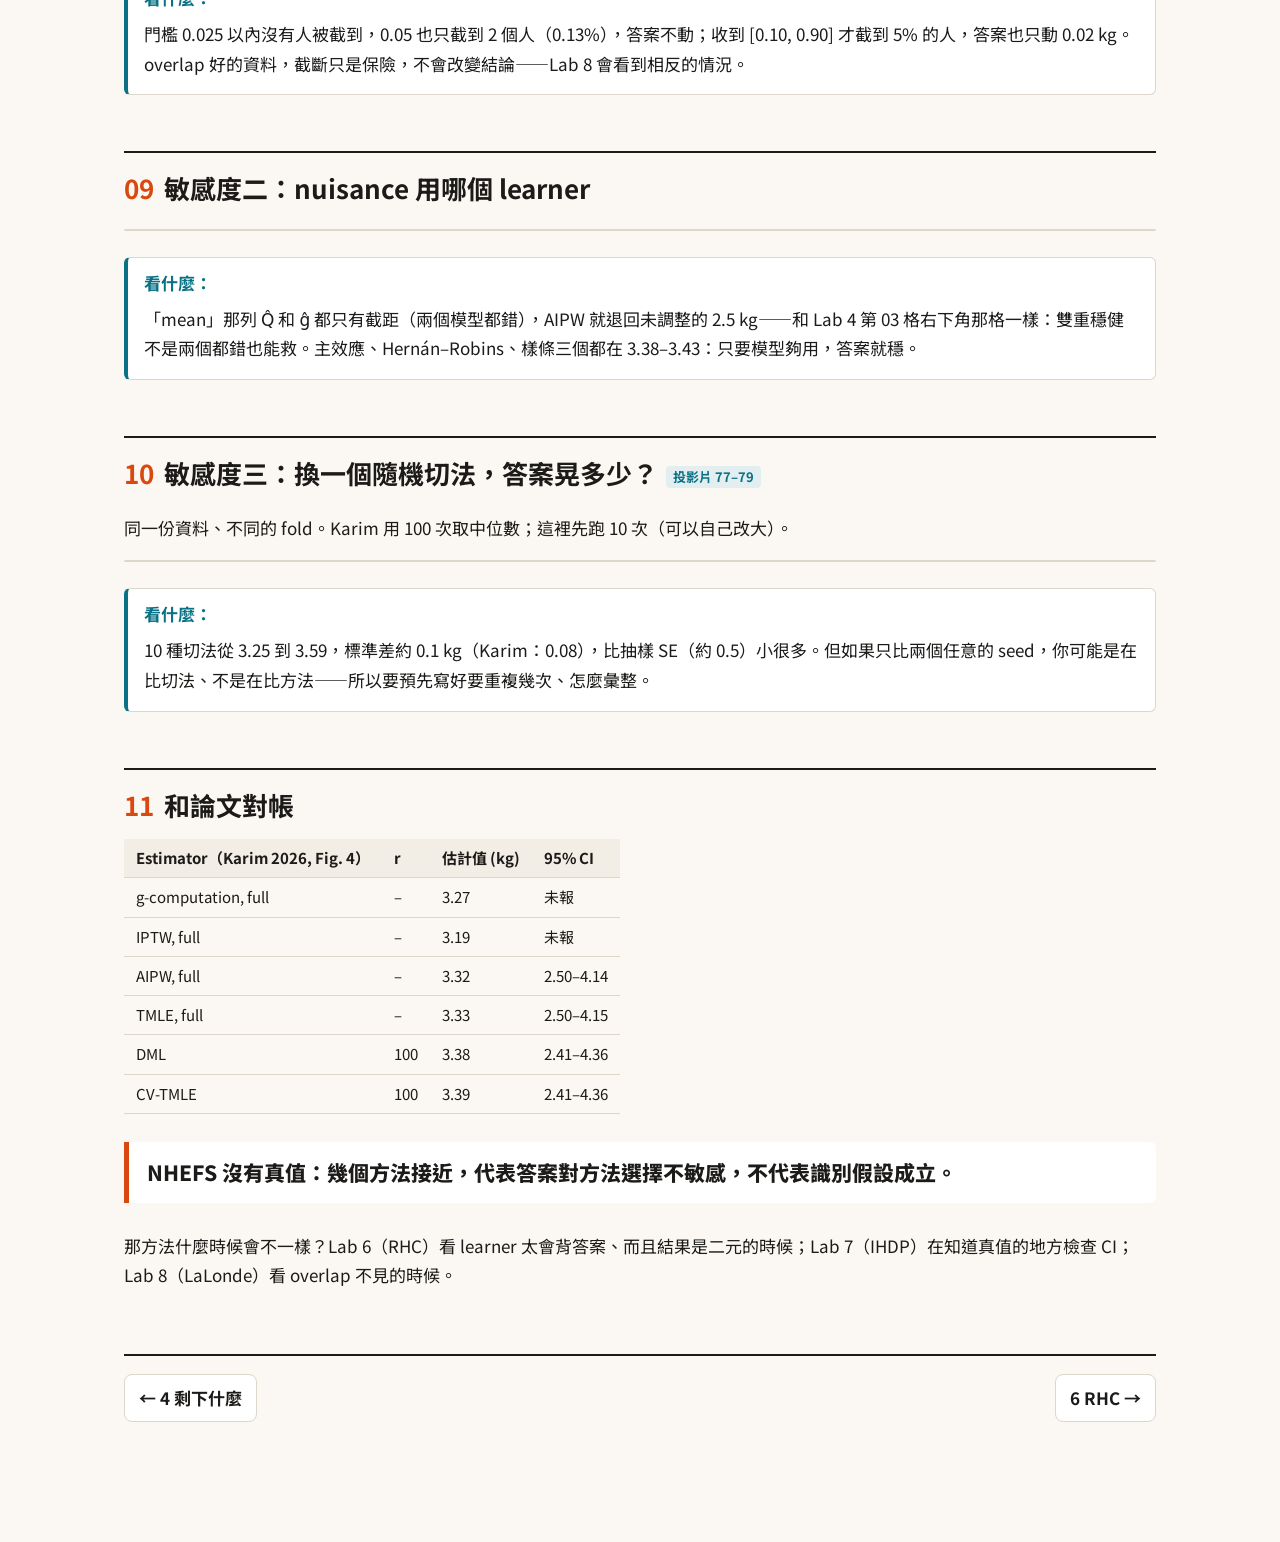
<file: 05_nhefs.html>
<!doctype html>
<html lang="zh-Hant">
<head>
<meta charset="utf-8">
<meta name="viewport" content="width=device-width, initial-scale=1">
<title>Lab 5　一家人上場：戒菸會讓人胖多少？AIPW、TMLE、DML、CV-TMLE</title>
<link rel="preconnect" href="https://fonts.googleapis.com">
<link rel="preconnect" href="https://fonts.gstatic.com" crossorigin>
<link href="https://fonts.googleapis.com/css2?family=JetBrains+Mono:wght@400;600&family=Noto+Sans+TC:wght@400;700;900&display=swap" rel="stylesheet">
<link rel="stylesheet" href="web/style.css?v=6">
</head>
<body data-files="data/nhefs.csv" data-packages="">
<header class="top"><div class="wrap">
  <a class="home" href="index.html">Pokémon-CP Lab</a>
  <nav class="labs"><a href="01_ml.html">1 找函式</a><a href="02_plugin.html">2 plug-in</a><a href="03_eif.html">3 EIF 修正</a><a href="04_remainder.html">4 剩下什麼</a><a href="05_nhefs.html" aria-current="page">5 NHEFS</a><a href="06_rhc.html">6 RHC</a><a href="07_ihdp.html">7 IHDP</a><a href="08_lalonde.html">8 LaLonde</a></nav>
  <span id="status">準備中…</span>
</div></header>
<main>
<p class="kicker">Lab 5　一家人上場</p>
<h1>戒菸會讓人胖多少？AIPW、TMLE、DML、CV-TMLE</h1>
<p class="lead">Lab 2–4 在模擬資料上看懂了每一塊誤差。這裡換成真實資料，復刻 Karim (2026) Three Routes to One Answer 的 NHEFS 主線：同一組 nuisance，接成 AIPW、TMLE；加上 cross-fitting，就是 DML 和 CV-TMLE。沒有真值，只能靠診斷（overlap、balance、敏感度）判斷答案可不可信。對應投影片 80–88。</p>
<div class="actions"><button id="runall" disabled>▶ 全部執行</button><span class="time">全部約 2 分鐘，最慢的是第 06、10 格</span>
<a class="colab" href="https://colab.research.google.com/github/kiwi710680/Pokemon-CP/blob/main/colab/05_nhefs.ipynb" target="_blank" rel="noopener">在 Colab 開啟</a>
<a class="dl" href="colab/05_nhefs.ipynb" download>下載 .ipynb</a></div>
<details class="toolbox"><summary>工具箱：這一頁用到的 R 函式（會自動先執行；點開可以看每一行）</summary>
<div class="cell" data-label="工具箱"><script type="text/r">
# ---- estimators: one set of nuisance predictions -> different answers ----
# Notation (same as the slides): O = (X, A, Y)
#   Q(a, X) = E[Y | A = a, X]            outcome regression   -> nu$Q1, nu$Q0
#   g(X)    = P(A = 1 | X)               propensity score     -> nu$g
#   H(A, X) = A / g - (1 - A) / (1 - g)  clever covariate
#   D(O; g, Q, psi) = H (Y - Q_A) + Q1 - Q0 - psi   efficient influence function of the ATE
expit <- function(x) 1 / (1 + exp(-x))
bound <- function(p, lo = 0.025, hi = 0.975) pmin(pmax(p, lo), hi)

est_plugin <- function(nu) mean(nu$Q1 - nu$Q0)               # g-computation: predict twice, subtract, average

est_ipw_ht <- function(dat, nu)                               # Horvitz-Thompson IPTW: divide by n
  mean(dat$A * dat$Y / nu$g - (1 - dat$A) * dat$Y / (1 - nu$g))

est_ipw <- function(dat, nu) {                                # Hajek (stabilized) IPTW: divide by the sum of weights
  w1 <- dat$A / nu$g; w0 <- (1 - dat$A) / (1 - nu$g)
  sum(w1 * dat$Y) / sum(w1) - sum(w0 * dat$Y) / sum(w0)
}

eif <- function(dat, nu, psi) {
  H  <- dat$A / nu$g - (1 - dat$A) / (1 - nu$g)
  QA <- ifelse(dat$A == 1, nu$Q1, nu$Q0)
  H * (dat$Y - QA) + nu$Q1 - nu$Q0 - psi
}

wald <- function(psi, D) {                                    # SE from the EIF: sqrt(mean(D^2) / n)
  se <- sqrt(mean(D^2) / length(D))
  c(est = psi, se = se, lo = psi - 1.96 * se, hi = psi + 1.96 * se)
}

est_aipw <- function(dat, nu) {                               # one-step: psi_plug + P_n D  (solves P_n D = 0)
  psi <- mean(eif(dat, nu, 0))
  wald(psi, eif(dat, nu, psi))
}

est_tmle <- function(dat, nu, ybounds = range(dat$Y)) {       # targeting: move Q-hat along H until P_n D = 0
  lo <- ybounds[1]; hi <- ybounds[2]
  sc <- function(y) pmin(pmax((y - lo) / (hi - lo), 1e-6), 1 - 1e-6)
  Ys <- (dat$Y - lo) / (hi - lo)
  Q1s <- sc(nu$Q1); Q0s <- sc(nu$Q0); QAs <- ifelse(dat$A == 1, Q1s, Q0s)
  H  <- dat$A / nu$g - (1 - dat$A) / (1 - nu$g)
  fl <- suppressWarnings(glm(Ys ~ -1 + H, offset = qlogis(QAs), family = quasibinomial()))
  eps <- unname(coef(fl))
  Q1t <- expit(qlogis(Q1s) + eps / nu$g)
  Q0t <- expit(qlogis(Q0s) - eps / (1 - nu$g))
  nu_t <- data.frame(Q1 = lo + (hi - lo) * Q1t, Q0 = lo + (hi - lo) * Q0t, g = nu$g)
  psi <- mean(nu_t$Q1 - nu_t$Q0)
  c(wald(psi, eif(dat, nu_t, psi)), eps = eps)
}

weight_summary <- function(dat, nu) {                         # largest weight and effective sample size (ESS)
  w <- ifelse(dat$A == 1, 1 / nu$g, 1 / (1 - nu$g))
  c(max_weight = max(w),
    ESS_treated = sum(w[dat$A == 1])^2 / sum(w[dat$A == 1]^2), n_treated = sum(dat$A),
    ESS_control = sum(w[dat$A == 0])^2 / sum(w[dat$A == 0]^2), n_control = sum(1 - dat$A))
}

# ---- NHEFS: data, candidate learners, sl_lite, nuisances ----
load_nhefs <- function(path = "data/nhefs.csv") {
  d <- subset(read.csv(path), !is.na(wt82_71))                # complete cases for the outcome
  data.frame(Y = d$wt82_71, A = d$qsmk, sex = factor(d$sex), race = factor(d$race), age = d$age,
             education = factor(d$education), smokeintensity = d$smokeintensity, smokeyrs = d$smokeyrs,
             exercise = factor(d$exercise), active = factor(d$active), wt71 = d$wt71)
}
rhs <- list(                                                  # each learner is just a formula
  mean   = "1",
  main   = "as.numeric(sex) + as.numeric(race) + age + as.numeric(education) + smokeintensity + smokeyrs + as.numeric(exercise) + as.numeric(active) + wt71",
  hr     = "sex + race + age + I(age^2) + education + smokeintensity + I(smokeintensity^2) + smokeyrs + I(smokeyrs^2) + exercise + active + wt71 + I(wt71^2)",
  spline = "sex + race + education + exercise + active + splines::ns(age, 3) + splines::ns(smokeintensity, 3) + splines::ns(smokeyrs, 3) + splines::ns(wt71, 3)")
q_formula <- function(r) as.formula(if (r == "1") "Y ~ A" else paste("Y ~ A + A:smokeintensity +", r))
g_formula <- function(r) as.formula(paste("A ~", r))
fit_pred <- function(train, newdata, learner, what) {
  if (what == "g") predict(glm(g_formula(rhs[[learner]]), family = binomial, data = train), newdata, type = "response")
  else predict(lm(q_formula(rhs[[learner]]), data = train), newdata)
}
convex_weights <- function(Z, y) {
  obj <- function(b) { w <- exp(c(0, b)); w <- w / sum(w); mean((y - Z %*% w)^2) }
  b <- optim(rep(0, ncol(Z) - 1), obj, method = "BFGS")$par
  w <- exp(c(0, b)); setNames(w / sum(w), colnames(Z))
}
sl_lite <- function(train, newdata, what, learners = names(rhs), V = 5) {   # inner V-fold CV -> convex weights
  y <- if (what == "g") train$A else train$Y
  fold <- sample(rep(seq_len(V), length.out = nrow(train)))
  Z <- matrix(NA_real_, nrow(train), length(learners), dimnames = list(NULL, learners))
  for (v in seq_len(V)) for (l in learners) Z[fold == v, l] <- fit_pred(train[fold != v, ], train[fold == v, ], l, what)
  w <- convex_weights(Z, y)
  structure(as.vector(sapply(learners, function(l) fit_pred(train, newdata, l, what)) %*% w), weights = w)
}
nhefs_nuisance <- function(train, newdata, learner = "sl_lite", bounds = c(0.025, 0.975)) {
  pr <- function(nd, what) if (learner == "sl_lite") sl_lite(train, nd, what) else fit_pred(train, nd, learner, what)
  g_raw <- pr(newdata, "g")
  data.frame(Q1 = pr(transform(newdata, A = 1), "Q"), Q0 = pr(transform(newdata, A = 0), "Q"),
             g = bound(g_raw, bounds[1], bounds[2]), g_raw = g_raw)
}
nhefs_crossfit <- function(dat, learner = "sl_lite", K = 5, seed = 1, bounds = c(0.025, 0.975)) {
  set.seed(seed)
  fold <- sample(rep(seq_len(K), length.out = nrow(dat)))
  nu <- data.frame(Q1 = rep(NA_real_, nrow(dat)), Q0 = NA_real_, g = NA_real_, g_raw = NA_real_)
  for (k in seq_len(K)) nu[fold == k, ] <- nhefs_nuisance(dat[fold != k, ], dat[fold == k, ], learner, bounds)
  nu
}
nhefs_panel <- function(dat, nu, label) rbind(
  data.frame(estimator = "g-computation", scheme = label, est = est_plugin(nu), se = NA, lo = NA, hi = NA),
  data.frame(estimator = "IPTW (Hajek)",  scheme = label, est = est_ipw(dat, nu), se = NA, lo = NA, hi = NA),
  data.frame(estimator = "AIPW",          scheme = label, t(est_aipw(dat, nu))),
  data.frame(estimator = "TMLE",          scheme = label, t(est_tmle(dat, nu)[1:4])))
nhefs_X <- function(dat) {                                    # numeric covariates (dummies) for balance checks
  X <- as.data.frame(model.matrix(~ sex + race + age + education + smokeintensity + smokeyrs + exercise + active + wt71 - 1, data = dat))
  X[, setdiff(names(X), "sex0"), drop = FALSE]
}

# ---- real data: loaders return list(name, X, A, Y, binary) ----
load_rhc <- function(path = "data/rhc.csv") {
  d <- read.csv(path, stringsAsFactors = TRUE)
  d[[1]] <- NULL                                              # first column is a row number
  A <- as.integer(d$swang1 == "RHC"); Y <- as.integer(d$dth30 == "Yes")
  drop <- c("swang1", "death", "dth30", "sadmdte", "dschdte", "dthdte", "lstctdte",   # same drop list as Karim (2026)
            "t3d30", "ptid", "cat2", "adld3p", "urin1")
  covs <- droplevels(d[, setdiff(names(d), drop), drop = FALSE])
  X <- as.data.frame(model.matrix(~ . - 1, data = covs))
  colnames(X) <- make.names(colnames(X), unique = TRUE)
  list(name = "RHC", X = X, A = A, Y = Y, binary = TRUE)
}
load_ihdp <- function(r = 1, dir = "data/ihdp") {
  d <- read.csv(file.path(dir, sprintf("ihdp_npci_%d.csv", r)), header = FALSE)
  names(d) <- c("treatment", "y_factual", "y_cfactual", "mu0", "mu1", paste0("x", 1:25))
  list(name = sprintf("IHDP #%d", r), X = d[, paste0("x", 1:25)], A = d$treatment, Y = d$y_factual,
       binary = FALSE, truth = mean(d$mu1 - d$mu0), mu0 = d$mu0, mu1 = d$mu1)
}
read_nsw <- function(file) {
  d <- read.table(file, header = FALSE)
  names(d) <- c("treat", "age", "educ", "black", "hisp", "married", "nodegree", "re74", "re75", "re78")
  d
}
load_lalonde <- function(setting = c("psid", "experimental"), dir = "data/lalonde") {
  setting <- match.arg(setting)
  tr <- read_nsw(file.path(dir, "nswre74_treated.txt")); ct <- read_nsw(file.path(dir, "nswre74_control.txt"))
  benchmark <- mean(tr$re78) - mean(ct$re78)                   # randomized: the simple difference is the answer
  d <- if (setting == "experimental") rbind(tr, ct) else rbind(tr, read_nsw(file.path(dir, "psid_controls.txt")))
  covs <- c("age", "educ", "black", "hisp", "married", "nodegree", "re74", "re75")
  list(name = paste0("LaLonde (", setting, ")"), X = d[, covs], A = d$treat, Y = d$re78, binary = FALSE, benchmark = benchmark)
}

# ---- learners: "glm" (main effects) or "rf" (random forest) ----
learn_g <- function(X, A, newX, learner = "glm", ntree = 100) {
  if (learner == "glm") {
    fit <- suppressWarnings(glm(A ~ ., data = data.frame(A = A, X), family = binomial))
    return(unname(suppressWarnings(predict(fit, newX, type = "response"))))
  }
  fit <- randomForest::randomForest(x = X, y = factor(A, levels = 0:1), ntree = ntree)
  unname(predict(fit, newX, type = "prob")[, "1"])
}
learn_Q <- function(X, A, Y, newX, binary, learner = "glm", ntree = 100) {
  tr <- data.frame(A = A, X); n1 <- data.frame(A = 1, newX); n0 <- data.frame(A = 0, newX)
  if (learner == "glm") {
    fit <- if (binary) suppressWarnings(glm(Y ~ ., data = data.frame(Y = Y, tr), family = binomial))
           else lm(Y ~ ., data = data.frame(Y = Y, tr))
    pr <- function(nd) unname(suppressWarnings(predict(fit, nd, type = "response")))
    return(list(Q1 = pr(n1), Q0 = pr(n0)))
  }
  if (binary) {
    fit <- randomForest::randomForest(x = tr, y = factor(Y, levels = 0:1), ntree = ntree)
    pr <- function(nd) unname(predict(fit, nd, type = "prob")[, "1"])
  } else {
    fit <- randomForest::randomForest(x = tr, y = Y, ntree = ntree)
    pr <- function(nd) unname(predict(fit, nd))
  }
  list(Q1 = pr(n1), Q0 = pr(n0))
}

# full: train on everyone, predict the same people.  crossfit: each prediction comes from the other K - 1 folds
nuisance <- function(d, learner = "glm", scheme = c("full", "crossfit"), K = 5, seed = 1,
                     bounds = c(0.025, 0.975), ntree = 100) {
  scheme <- match.arg(scheme)
  n <- length(d$A)
  set.seed(seed)
  fold <- if (scheme == "full") rep(1L, n) else sample(rep(seq_len(K), length.out = n))
  out <- data.frame(Q1 = numeric(n), Q0 = numeric(n), g_raw = numeric(n))
  for (k in unique(fold)) {
    te <- fold == k; tr <- if (scheme == "full") rep(TRUE, n) else !te
    q <- learn_Q(d$X[tr, , drop = FALSE], d$A[tr], d$Y[tr], d$X[te, , drop = FALSE], d$binary, learner, ntree)
    out$Q1[te] <- q$Q1; out$Q0[te] <- q$Q0
    out$g_raw[te] <- learn_g(d$X[tr, , drop = FALSE], d$A[tr], d$X[te, , drop = FALSE], learner, ntree)
  }
  if (d$binary) { out$Q1 <- pmin(pmax(out$Q1, 0), 1); out$Q0 <- pmin(pmax(out$Q0, 0), 1) }
  out$g <- pmin(pmax(out$g_raw, bounds[1]), bounds[2])
  out$fold <- fold
  out
}

panel <- function(d, nu, label = "") {                        # one set of nuisances -> four estimators
  dd <- list(A = d$A, Y = d$Y)
  a <- est_aipw(dd, nu); t <- est_tmle(dd, nu, ybounds = if (d$binary) c(0, 1) else range(d$Y))
  data.frame(scheme = label, estimator = c("g-computation", "IPTW (Hajek)", "AIPW", "TMLE"),
             est = c(est_plugin(nu), est_ipw(dd, nu), a[["est"]], t[["est"]]),
             se = c(NA, NA, a[["se"]], t[["se"]]), lo = c(NA, NA, a[["lo"]], t[["lo"]]), hi = c(NA, NA, a[["hi"]], t[["hi"]]))
}
residual_check <- function(d, nu) {                           # is the learner grading its own exam?
  QA <- ifelse(d$A == 1, nu$Q1, nu$Q0); H <- d$A / nu$g - (1 - d$A) / (1 - nu$g)
  c(resid_rms = sqrt(mean((d$Y - QA)^2)), correction = mean(H * (d$Y - QA)))
}

# ---- diagnostics: overlap and balance ----
smd <- function(x, A, w = rep(1, length(A))) {                # standardized mean difference
  m1 <- weighted.mean(x[A == 1], w[A == 1]); m0 <- weighted.mean(x[A == 0], w[A == 0])
  s <- sqrt((var(x[A == 1]) + var(x[A == 0])) / 2)
  if (s == 0) 0 else (m1 - m0) / s
}
balance_table <- function(X, A, g) {
  w <- ifelse(A == 1, 1 / g, 1 / (1 - g))
  data.frame(variable = names(X), before = sapply(X, smd, A = A), after_IPW = sapply(X, smd, A = A, w = w), row.names = NULL)
}
overlap_summary <- function(g_raw, A, bounds = c(0.025, 0.975)) {
  gb <- pmin(pmax(g_raw, bounds[1]), bounds[2]); w <- ifelse(A == 1, 1 / gb, 1 / (1 - gb))
  c(min_g = min(g_raw), max_g = max(g_raw), pct_clipped = 100 * mean(g_raw < bounds[1] | g_raw > bounds[2]),
    max_weight = max(w), ESS_treated = sum(w[A == 1])^2 / sum(w[A == 1]^2), ESS_control = sum(w[A == 0])^2 / sum(w[A == 0]^2))
}

# ---- plotting helpers (base graphics only) ----
COL <- list(red = "#D9480F", teal = "#0B7285", ink = "#1C1B19", muted = "#6B665E",
            gold = "#C98A0C", plum = "#7B3F8C", rule = "#DDD6CA")
lab_par <- function(...) par(mar = c(4.5, 5, 1.5, 1), las = 1, bty = "n", col.axis = COL$muted, ...)

overlap_plot <- function(g_raw, A, xlab = "estimated propensity score  g-hat(X)", labels = c("A = 1", "A = 0"), breaks = 40) {
  br <- seq(0, 1, length.out = breaks + 1)                    # mirrored histogram: treated up, control down
  h1 <- hist(pmin(pmax(g_raw[A == 1], 0), 1), breaks = br, plot = FALSE)$counts
  h0 <- hist(pmin(pmax(g_raw[A == 0], 0), 1), breaks = br, plot = FALSE)$counts
  lab_par()
  plot(NA, xlim = c(0, 1), ylim = c(-max(h0), max(h1)), axes = FALSE, xlab = xlab, ylab = "count")
  axis(1); yt <- pretty(c(-max(h0), max(h1))); axis(2, at = yt, labels = abs(yt))
  rect(br[-length(br)], 0, br[-1], h1, col = adjustcolor(COL$red, .8), border = "white")
  rect(br[-length(br)], 0, br[-1], -h0, col = adjustcolor(COL$teal, .8), border = "white")
  abline(h = 0)
  text(0.98, max(h1) * .85, labels[1], adj = 1, col = COL$red, font = 2)
  text(0.98, -max(h0) * .85, labels[2], adj = 1, col = COL$teal, font = 2)
}

forest_plot <- function(lab, est, lo = NA, hi = NA, ref = NULL, ref_lab = "", col = COL$ink, xlab = "estimate", xlim = NULL) {
  n <- length(est); y <- n:1
  rng <- range(c(est, lo, hi, ref), na.rm = TRUE)
  if (is.null(xlim)) xlim <- rng + c(-1, 1) * diff(rng) * 0.08
  op <- par(mar = c(4.5, min(22, max(8, 0.62 * max(nchar(lab)) + 1)), 1.5, 1), las = 1, bty = "n", col.axis = COL$muted)
  on.exit(par(op))
  plot(NA, xlim = xlim, ylim = c(0.5, n + 0.5), axes = FALSE, xlab = xlab, ylab = "")
  abline(h = y, col = "#F0EBE3")
  if (!is.null(ref)) {
    abline(v = ref, lty = 2, col = COL$muted); pos <- (ref[1] - xlim[1]) / diff(xlim)
    mtext(ref_lab, 3, at = ref[1], adj = if (pos > 0.7) 1 else if (pos < 0.3) 0 else 0.5, cex = .8, col = COL$muted)
  }
  ok <- !is.na(lo)
  segments(lo[ok], y[ok], hi[ok], y[ok], lwd = 3, col = rep_len(col, n)[ok])
  points(est, y, pch = 19, cex = 1.5, col = rep_len(col, n))
  axis(1); axis(2, at = y, labels = lab, tick = FALSE, col.axis = COL$ink)
}
</script></div></details>

<table class="map"><tr><th>格</th><th>Karim (2026) 的步驟</th><th>投影片</th></tr><tr><td>01–02</td><td>Step 0：固定題目；看兩組差在哪</td><td>37–40</td></tr><tr><td>03–04</td><td>Step 1：先診斷 overlap 與 balance，再選 estimator</td><td>40、62</td></tr><tr><td>05–07</td><td>Step 2–4：共用 nuisance，full sample vs cross-fit</td><td>80–86</td></tr><tr><td>08–10</td><td>Step 6：敏感度（截斷、learner、切分）</td><td>77–79、87–88</td></tr></table>
<div class="note note"><p><b>一家人怎麼分？</b>兩個問題就分完了：(1) 怎麼把 EIF 變成一個數字——加回去（AIPW 家族）或推 Q̂（TMLE 家族）；(2) nuisance 怎麼訓練——full sample、cross-fit、double cross-fit。AIPW + cross-fit = DML，TMLE + cross-fit = CV-TMLE（投影片 81 那張 2×3 表）。</p>
<p>與原論文的差異：原文的 SuperLearner 用 5 個 learner（mean、GLM、glmnet、ranger、earth）；這裡用 base R 寫的 <b>sl_lite</b>：mean、主效應 GLM、Hernán–Robins GLM（加平方項）、樣條 GLM 的凸組合，權重由內層 5 折 CV 決定。數字不會和論文逐位相同，但應落在同一範圍（論文 3.32–3.42 kg）。</p></div>
<h2><span class="n">01</span>資料與問題<span class="slide">投影片 37–40</span></h2>
<p>A = 1971–1982 間戒菸（qsmk），Y = 同期間體重變化（kg），X = 性別、種族、年齡、教育、吸菸強度、菸齡、運動、活動量、1971 年體重。只用 Y 沒缺的 1,566 人（complete case），所以 estimand 是「這 1,566 人」的 ATE，不是全美國人。</p>
<div class="cell"><script type="text/r">
dat <- load_nhefs("data/nhefs.csv")
c(n = nrow(dat), quit = sum(dat$A), unadjusted_diff_kg = mean(dat$Y[dat$A == 1]) - mean(dat$Y[dat$A == 0]))
</script></div>
<h2><span class="n">02</span>戒菸的人跟沒戒菸的人，本來就不一樣</h2>
<p>標準化平均差（SMD）＝兩組平均差除以合併標準差。|SMD| &gt; 0.1 通常就算「兩組不像」。</p>
<div class="cell"><script type="text/r">
X <- nhefs_X(dat)
grp <- data.frame(mean_quit = sapply(X[dat$A == 1, ], mean), mean_no_quit = sapply(X[dat$A == 0, ], mean),
                  SMD = sapply(X, smd, A = dat$A))
round(grp[order(-abs(grp$SMD)), ], 2)
</script></div>
<div class="look"><b>看什麼：</b><p>戒菸的人平均年紀比較大（SMD 0.28）、每天抽的菸比較少、白人比例比較高。年紀和體重變化本身有關——不調整就比，2.5 kg 這個數字混進了「年紀」的效果。</p></div>
<h2><span class="n">03</span>先診斷 overlap，再選 estimator<span class="slide">投影片 40、62</span></h2>
<div class="cell"><script type="text/r">
set.seed(1)
nf <- nhefs_nuisance(dat, dat, "hr")        # start with the Hernan-Robins GLM: fastest
round(overlap_summary(nf$g_raw, dat$A), 3)
overlap_plot(nf$g_raw, dat$A, xlab = "g-hat(X) = P(quit | X)", labels = c("quit (403)", "did not quit (1163)"))
</script></div>
<div class="look"><b>看什麼：</b><p>ĝ 從 0.05 到 0.78，兩組廣泛重疊；截斷在 [0.025, 0.975] 一個人都沒有被截到（論文：0%）。最大權重 17、戒菸組有效樣本數約 326（原本 403）——權重健康。這是 Karim 選 NHEFS 當「乾淨教學案例」的原因。</p></div>
<h2><span class="n">04</span>加權之後，兩組像了嗎？（balance）</h2>
<p>用 1/ĝ（戒菸組）、1/(1−ĝ)（未戒菸組）加權，再算一次 SMD。紅點是加權前，藍點是加權後——這張圖叫 love plot。</p>
<div class="cell"><script type="text/r">
bt <- balance_table(X, dat$A, nf$g)
bt <- bt[order(abs(bt$before)), ]
lab_par(mar = c(4.5, 9, 1, 1))
plot(NA, xlim = c(0, 0.32), ylim = c(1, nrow(bt)), axes = FALSE, xlab = "|SMD|", ylab = "")
abline(v = 0.1, lty = 2, col = "grey60")
segments(abs(bt$after_IPW), seq_len(nrow(bt)), abs(bt$before), seq_len(nrow(bt)), col = "grey80")
points(abs(bt$before), seq_len(nrow(bt)), pch = 19, col = COL$red)
points(abs(bt$after_IPW), seq_len(nrow(bt)), pch = 19, col = COL$teal)
axis(1); axis(2, at = seq_len(nrow(bt)), labels = bt$variable, tick = FALSE, col.axis = COL$ink)
legend("bottomright", c("before weighting", "after IPW"), pch = 19, col = c(COL$red, COL$teal), bty = "n")
</script></div>
<div class="look"><b>看什麼：</b><p>紅點有 8 個超過 0.1（年紀最大，0.28），加權後藍點全部縮到 0.04 以下。balance 是 ĝ「有沒有把兩組變像」的檢查——它只看得到量到的變數，看不到沒量到的混雜（exchangeability 還是假設）。</p></div>
<h2><span class="n">05</span>Full sample：同一組 nuisance，四種接法<span class="slide">投影片 83–85</span></h2>
<div class="cell"><script type="text/r">
p_full <- nhefs_panel(dat, nf, "full sample")
p_full[, -2]
plug <- est_plugin(nf)
c(plugin = plug, AIPW_correction = est_aipw(dat, nf)[["est"]] - plug, TMLE_epsilon = est_tmle(dat, nf)[["eps"]])
</script></div>
<div class="look"><b>看什麼：</b><p>AIPW 和 TMLE 幾乎一樣（差在小數點第三位）：AIPW 直接把修正項加上去，TMLE 先把 Q̂ 往 H 的方向推 ε 再 plug in。Q̂ 本來就不差（Hernán–Robins 的模型），所以修正項和 ε 都很小——和 Lab 3 的糖果是同一個故事。</p></div>
<h2><span class="n">06</span>換成 sl_lite，並做 cross-fitting（= DML / CV-TMLE）<span class="slide">投影片 78、86</span></h2>
<p>每個人的 Q̂、ĝ 都由沒看過他的四折資料訓練；SuperLearner 的內層 CV 也放在外層的訓練折裡面。瀏覽器裡約 1 分鐘。</p>
<div class="cell"><script type="text/r">
nc <- nhefs_crossfit(dat, learner = "sl_lite", K = 5, seed = 1)
p_cf <- nhefs_panel(dat, nc, "cross-fit K=5")
p_cf[, -2]
set.seed(1); w <- attr(sl_lite(dat, dat[1:2, ], "Q"), "weights"); round(w, 3)   # sl_lite weights for Q
</script></div>
<div class="look"><b>看什麼：</b><p>DML 和 CV-TMLE 約 3.4 kg，CI 約 2.5–4.3。sl_lite 把 7 成權重給 Hernán–Robins 模型（hr）——資料自己挑出了教科書的模型。瀏覽器和本機 R 可能差 0.04 左右：sl_lite 內層 CV 的隨機切法不完全一樣，第 10 格會看到這種「換切法」的晃動本來就有 0.1 左右。</p></div>
<h2><span class="n">07</span>畫在一起，和論文對照</h2>
<div class="cell"><script type="text/r">
ours <- rbind(transform(p_full, src = "ours full"), transform(p_cf, src = "ours cross-fit"))
karim <- data.frame(estimator = c("g-computation", "IPTW (Hajek)", "AIPW", "TMLE", "AIPW", "TMLE"),
                    est = c(3.27, 3.19, 3.32, 3.33, 3.38, 3.39), lo = c(NA, NA, 2.50, 2.50, 2.41, 2.41),
                    hi = c(NA, NA, 4.14, 4.15, 4.36, 4.36),
                    src = c(rep("Karim full", 4), "Karim DML (r=100)", "Karim CV-TMLE (r=100)"))
lab <- c(paste(ours$src, ours$estimator), paste(karim$src, ifelse(grepl("r=100", karim$src), "", karim$estimator)))
forest_plot(lab, c(ours$est, karim$est), c(ours$lo, karim$lo), c(ours$hi, karim$hi),
            col = c(rep(COL$teal, 8), rep(COL$red, 6)), ref = 3.4, ref_lab = "Hernan-Robins ~ 3.4", xlab = "difference in weight change (kg)")
</script></div>
<div class="look"><b>看什麼：</b><p>藍色是我們、紅色是論文。所有雙重穩健的估計都在 3.3–3.5 kg 之間；它們之間的差距（約 0.1）遠小於 CI 的半寬（約 0.9）。<b>選哪條路，沒有選對題目和食材重要。</b>投影片 87–88 說 AIPW 和 TMLE 在有限樣本會不一樣——在 overlap 好、Q̂ 不差的資料上，差別小到看不出來。</p></div>
<h2><span class="n">08</span>敏感度一：propensity 截斷門檻</h2>
<p>Karim 的練習題：把 [0.025, 0.975] 換成更鬆或更緊的門檻，看幾個人被截到、答案動了多少。</p>
<div class="cell"><script type="text/r">
tr <- t(sapply(list(c(.01, .99), c(.025, .975), c(.05, .95), c(.10, .90)), function(b) {
  nu <- nhefs_crossfit(dat, "hr", 5, 1, bounds = b); a <- est_aipw(dat, nu)
  c(lower = b[1], upper = b[2], pct_clipped = 100 * mean(nu$g_raw < b[1] | nu$g_raw > b[2]), AIPW = a[["est"]], SE = a[["se"]])
}))
round(tr, 3)
</script></div>
<div class="look"><b>看什麼：</b><p>門檻 0.025 以內沒有人被截到，0.05 也只截到 2 個人（0.13%），答案不動；收到 [0.10, 0.90] 才截到 5% 的人，答案也只動 0.02 kg。overlap 好的資料，截斷只是保險，不會改變結論——Lab 8 會看到相反的情況。</p></div>
<h2><span class="n">09</span>敏感度二：nuisance 用哪個 learner</h2>
<div class="cell"><script type="text/r">
lr <- t(sapply(c("mean", "main", "hr", "spline"), function(l) { a <- est_aipw(dat, nhefs_crossfit(dat, l, 5, 1)); c(AIPW = a[["est"]], SE = a[["se"]]) }))
round(lr, 3)
</script></div>
<div class="look"><b>看什麼：</b><p>「mean」那列 Q̂ 和 ĝ 都只有截距（兩個模型都錯），AIPW 就退回未調整的 2.5 kg——和 Lab 4 第 03 格右下角那格一樣：雙重穩健不是兩個都錯也能救。主效應、Hernán–Robins、樣條三個都在 3.38–3.43：只要模型夠用，答案就穩。</p></div>
<h2><span class="n">10</span>敏感度三：換一個隨機切法，答案晃多少？<span class="slide">投影片 77–79</span></h2>
<p>同一份資料、不同的 fold。Karim 用 100 次取中位數；這裡先跑 10 次（可以自己改大）。</p>
<div class="cell"><script type="text/r">
reps <- 10
r <- sapply(seq_len(reps), function(s) { nu <- nhefs_crossfit(dat, "hr", K = 5, seed = 100 + s)
  c(DML = est_aipw(dat, nu)[["est"]], CV_TMLE = est_tmle(dat, nu)[["est"]]) })
round(r, 3)
c(median_DML = median(r["DML", ]), sd_DML = sd(r["DML", ]))
lab_par(); hist(r["DML", ], breaks = 8, col = adjustcolor(COL$teal, .6), border = "white", main = "", xlab = "DML estimate (kg); one value per random split")
abline(v = median(r["DML", ]), lwd = 3, col = COL$red)
</script></div>
<div class="look"><b>看什麼：</b><p>10 種切法從 3.25 到 3.59，標準差約 0.1 kg（Karim：0.08），比抽樣 SE（約 0.5）小很多。但如果只比兩個任意的 seed，你可能是在比切法、不是在比方法——所以要預先寫好要重複幾次、怎麼彙整。</p></div>
<h2><span class="n">11</span>和論文對帳</h2>
<table><tr><th>Estimator（Karim 2026, Fig. 4）</th><th>r</th><th>估計值 (kg)</th><th>95% CI</th></tr><tr><td>g-computation, full</td><td>–</td><td>3.27</td><td>未報</td></tr><tr><td>IPTW, full</td><td>–</td><td>3.19</td><td>未報</td></tr><tr><td>AIPW, full</td><td>–</td><td>3.32</td><td>2.50–4.14</td></tr><tr><td>TMLE, full</td><td>–</td><td>3.33</td><td>2.50–4.15</td></tr><tr><td>DML</td><td>100</td><td>3.38</td><td>2.41–4.36</td></tr><tr><td>CV-TMLE</td><td>100</td><td>3.39</td><td>2.41–4.36</td></tr></table>
<p class="punch">NHEFS 沒有真值：幾個方法接近，代表答案對方法選擇不敏感，不代表識別假設成立。</p>
<p>那方法什麼時候會不一樣？Lab 6（RHC）看 learner 太會背答案、而且結果是二元的時候；Lab 7（IHDP）在知道真值的地方檢查 CI；Lab 8（LaLonde）看 overlap 不見的時候。</p>
<nav class="pager"><a href="04_remainder.html">← 4 剩下什麼</a><a href="06_rhc.html">6 RHC →</a></nav>
</main>
<script type="module" src="web/runner.js?v=6"></script>
</body>
</html>
</file>
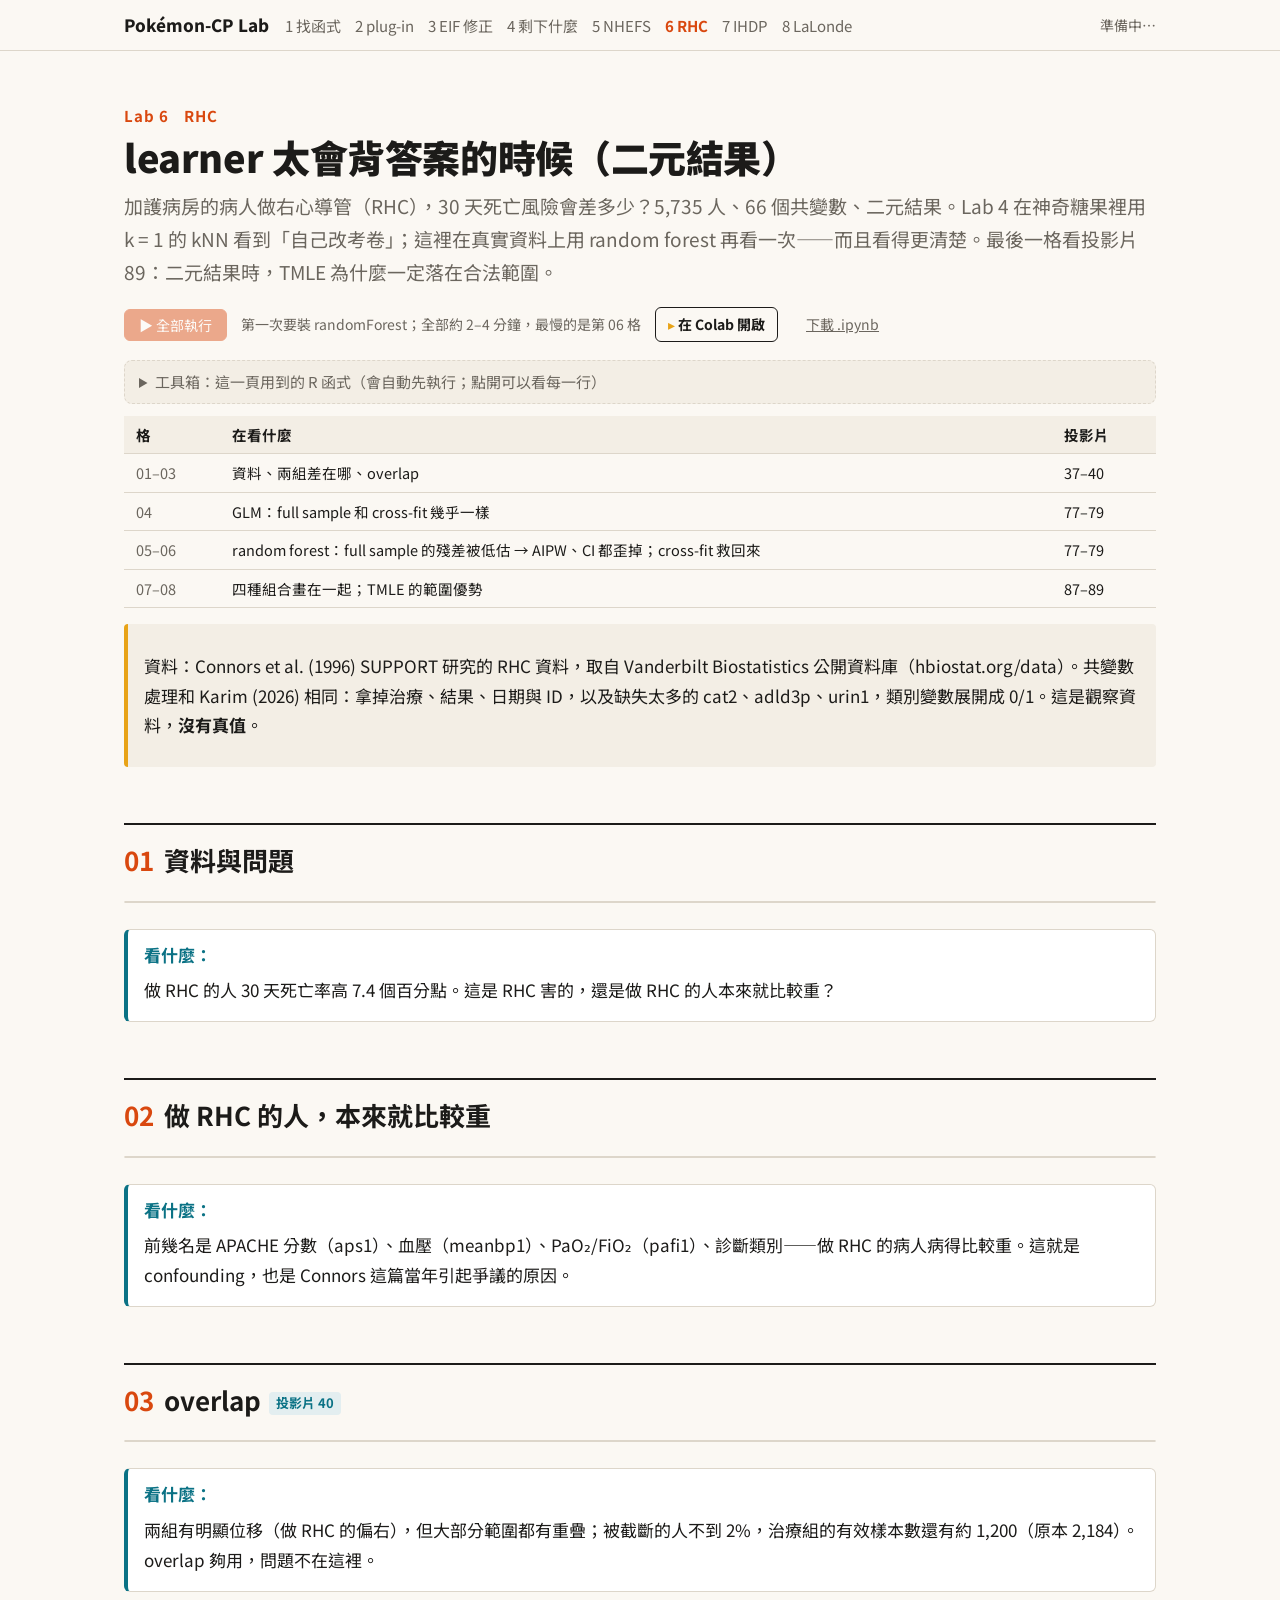
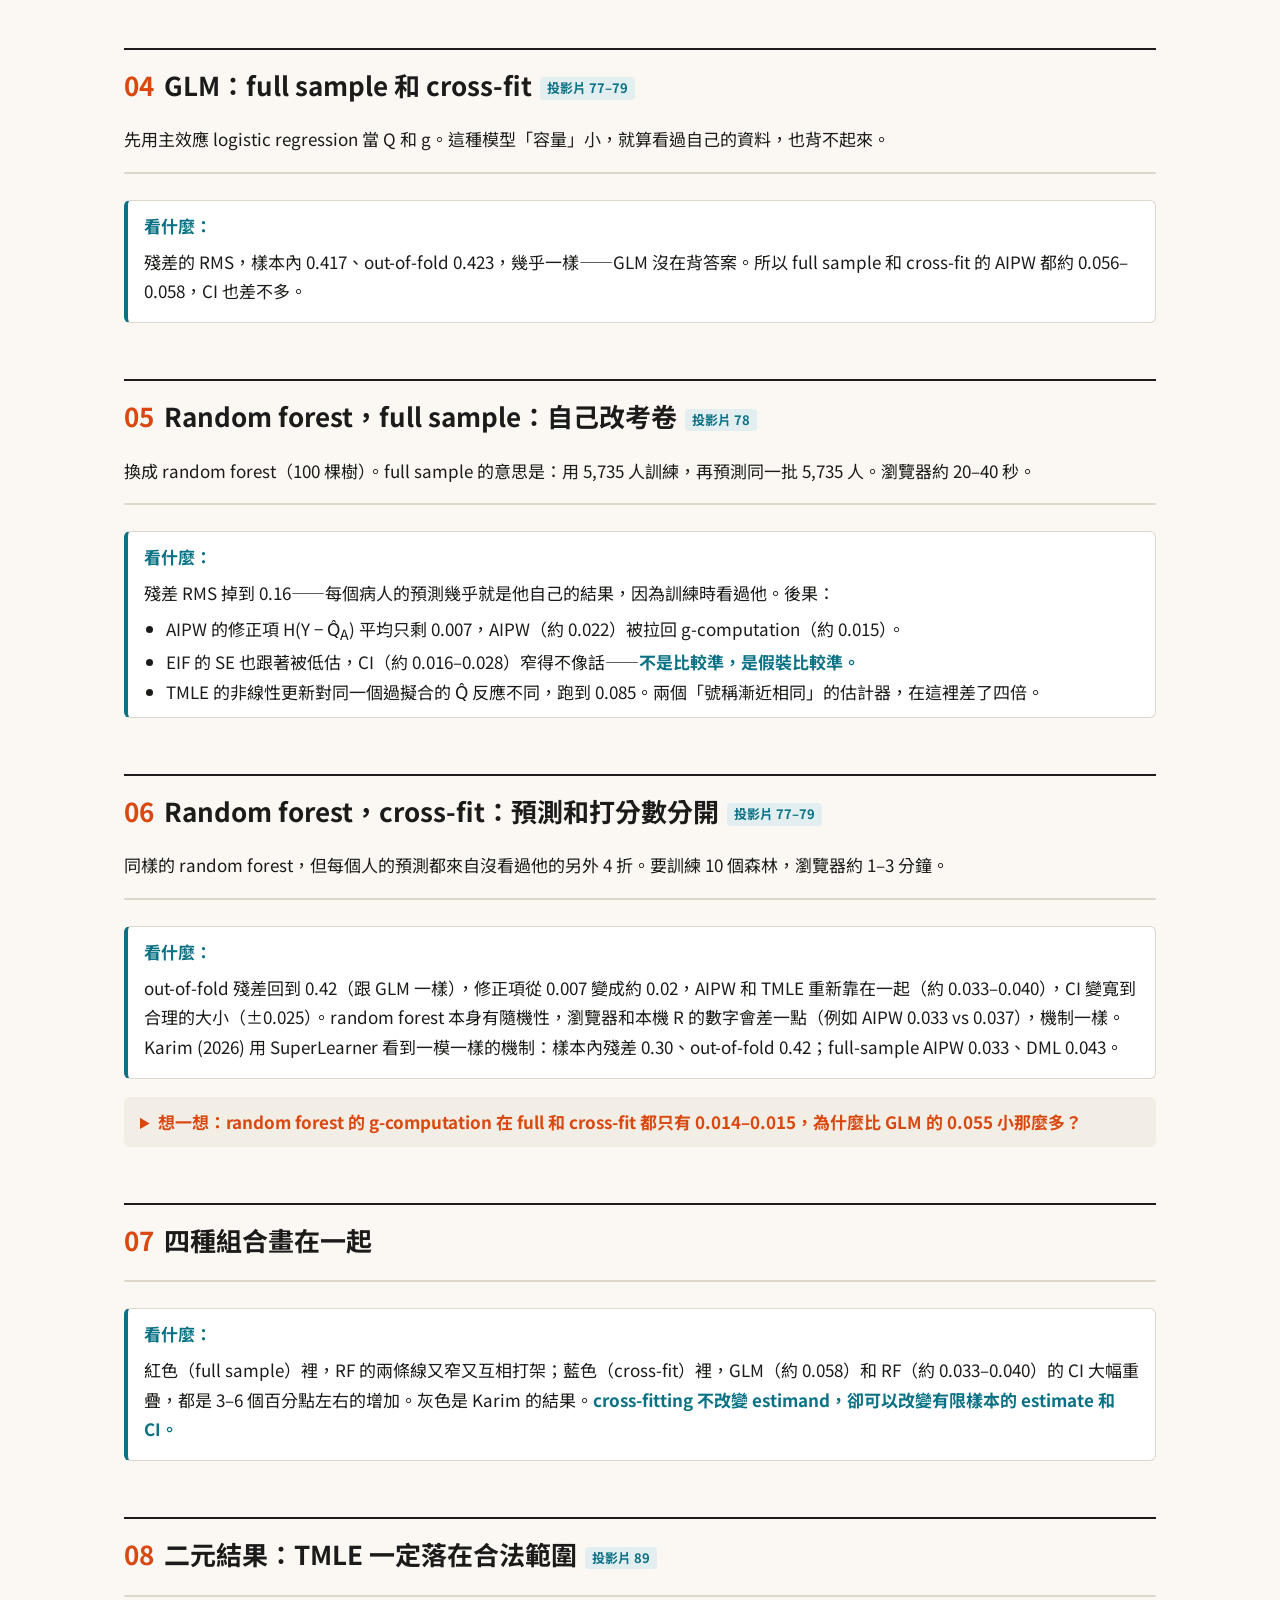
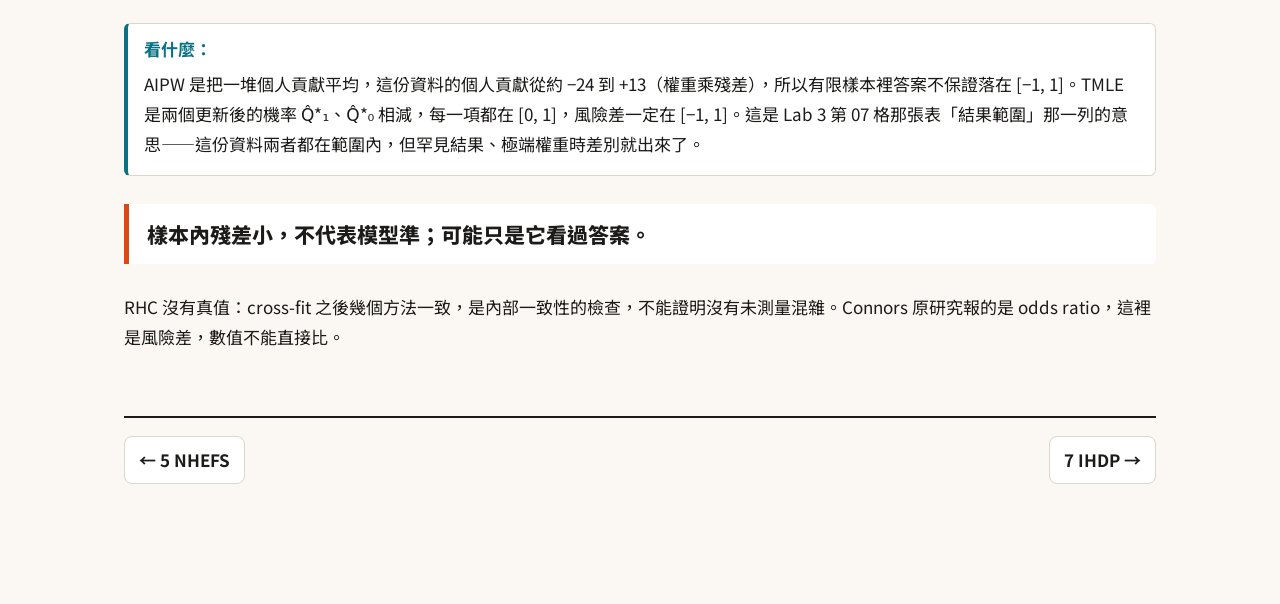
<file: 06_rhc.html>
<!doctype html>
<html lang="zh-Hant">
<head>
<meta charset="utf-8">
<meta name="viewport" content="width=device-width, initial-scale=1">
<title>Lab 6　RHC：learner 太會背答案的時候（二元結果）</title>
<link rel="preconnect" href="https://fonts.googleapis.com">
<link rel="preconnect" href="https://fonts.gstatic.com" crossorigin>
<link href="https://fonts.googleapis.com/css2?family=JetBrains+Mono:wght@400;600&family=Noto+Sans+TC:wght@400;700;900&display=swap" rel="stylesheet">
<link rel="stylesheet" href="web/style.css?v=6">
</head>
<body data-files="data/rhc.csv" data-packages="randomForest">
<header class="top"><div class="wrap">
  <a class="home" href="index.html">Pokémon-CP Lab</a>
  <nav class="labs"><a href="01_ml.html">1 找函式</a><a href="02_plugin.html">2 plug-in</a><a href="03_eif.html">3 EIF 修正</a><a href="04_remainder.html">4 剩下什麼</a><a href="05_nhefs.html">5 NHEFS</a><a href="06_rhc.html" aria-current="page">6 RHC</a><a href="07_ihdp.html">7 IHDP</a><a href="08_lalonde.html">8 LaLonde</a></nav>
  <span id="status">準備中…</span>
</div></header>
<main>
<p class="kicker">Lab 6　RHC</p>
<h1>learner 太會背答案的時候（二元結果）</h1>
<p class="lead">加護病房的病人做右心導管（RHC），30 天死亡風險會差多少？5,735 人、66 個共變數、二元結果。Lab 4 在神奇糖果裡用 k = 1 的 kNN 看到「自己改考卷」；這裡在真實資料上用 random forest 再看一次——而且看得更清楚。最後一格看投影片 89：二元結果時，TMLE 為什麼一定落在合法範圍。</p>
<div class="actions"><button id="runall" disabled>▶ 全部執行</button><span class="time">第一次要裝 randomForest；全部約 2–4 分鐘，最慢的是第 06 格</span>
<a class="colab" href="https://colab.research.google.com/github/kiwi710680/Pokemon-CP/blob/main/colab/06_rhc.ipynb" target="_blank" rel="noopener">在 Colab 開啟</a>
<a class="dl" href="colab/06_rhc.ipynb" download>下載 .ipynb</a></div>
<details class="toolbox"><summary>工具箱：這一頁用到的 R 函式（會自動先執行；點開可以看每一行）</summary>
<div class="cell" data-label="工具箱"><script type="text/r">
# ---- estimators: one set of nuisance predictions -> different answers ----
# Notation (same as the slides): O = (X, A, Y)
#   Q(a, X) = E[Y | A = a, X]            outcome regression   -> nu$Q1, nu$Q0
#   g(X)    = P(A = 1 | X)               propensity score     -> nu$g
#   H(A, X) = A / g - (1 - A) / (1 - g)  clever covariate
#   D(O; g, Q, psi) = H (Y - Q_A) + Q1 - Q0 - psi   efficient influence function of the ATE
expit <- function(x) 1 / (1 + exp(-x))
bound <- function(p, lo = 0.025, hi = 0.975) pmin(pmax(p, lo), hi)

est_plugin <- function(nu) mean(nu$Q1 - nu$Q0)               # g-computation: predict twice, subtract, average

est_ipw_ht <- function(dat, nu)                               # Horvitz-Thompson IPTW: divide by n
  mean(dat$A * dat$Y / nu$g - (1 - dat$A) * dat$Y / (1 - nu$g))

est_ipw <- function(dat, nu) {                                # Hajek (stabilized) IPTW: divide by the sum of weights
  w1 <- dat$A / nu$g; w0 <- (1 - dat$A) / (1 - nu$g)
  sum(w1 * dat$Y) / sum(w1) - sum(w0 * dat$Y) / sum(w0)
}

eif <- function(dat, nu, psi) {
  H  <- dat$A / nu$g - (1 - dat$A) / (1 - nu$g)
  QA <- ifelse(dat$A == 1, nu$Q1, nu$Q0)
  H * (dat$Y - QA) + nu$Q1 - nu$Q0 - psi
}

wald <- function(psi, D) {                                    # SE from the EIF: sqrt(mean(D^2) / n)
  se <- sqrt(mean(D^2) / length(D))
  c(est = psi, se = se, lo = psi - 1.96 * se, hi = psi + 1.96 * se)
}

est_aipw <- function(dat, nu) {                               # one-step: psi_plug + P_n D  (solves P_n D = 0)
  psi <- mean(eif(dat, nu, 0))
  wald(psi, eif(dat, nu, psi))
}

est_tmle <- function(dat, nu, ybounds = range(dat$Y)) {       # targeting: move Q-hat along H until P_n D = 0
  lo <- ybounds[1]; hi <- ybounds[2]
  sc <- function(y) pmin(pmax((y - lo) / (hi - lo), 1e-6), 1 - 1e-6)
  Ys <- (dat$Y - lo) / (hi - lo)
  Q1s <- sc(nu$Q1); Q0s <- sc(nu$Q0); QAs <- ifelse(dat$A == 1, Q1s, Q0s)
  H  <- dat$A / nu$g - (1 - dat$A) / (1 - nu$g)
  fl <- suppressWarnings(glm(Ys ~ -1 + H, offset = qlogis(QAs), family = quasibinomial()))
  eps <- unname(coef(fl))
  Q1t <- expit(qlogis(Q1s) + eps / nu$g)
  Q0t <- expit(qlogis(Q0s) - eps / (1 - nu$g))
  nu_t <- data.frame(Q1 = lo + (hi - lo) * Q1t, Q0 = lo + (hi - lo) * Q0t, g = nu$g)
  psi <- mean(nu_t$Q1 - nu_t$Q0)
  c(wald(psi, eif(dat, nu_t, psi)), eps = eps)
}

weight_summary <- function(dat, nu) {                         # largest weight and effective sample size (ESS)
  w <- ifelse(dat$A == 1, 1 / nu$g, 1 / (1 - nu$g))
  c(max_weight = max(w),
    ESS_treated = sum(w[dat$A == 1])^2 / sum(w[dat$A == 1]^2), n_treated = sum(dat$A),
    ESS_control = sum(w[dat$A == 0])^2 / sum(w[dat$A == 0]^2), n_control = sum(1 - dat$A))
}

# ---- real data: loaders return list(name, X, A, Y, binary) ----
load_rhc <- function(path = "data/rhc.csv") {
  d <- read.csv(path, stringsAsFactors = TRUE)
  d[[1]] <- NULL                                              # first column is a row number
  A <- as.integer(d$swang1 == "RHC"); Y <- as.integer(d$dth30 == "Yes")
  drop <- c("swang1", "death", "dth30", "sadmdte", "dschdte", "dthdte", "lstctdte",   # same drop list as Karim (2026)
            "t3d30", "ptid", "cat2", "adld3p", "urin1")
  covs <- droplevels(d[, setdiff(names(d), drop), drop = FALSE])
  X <- as.data.frame(model.matrix(~ . - 1, data = covs))
  colnames(X) <- make.names(colnames(X), unique = TRUE)
  list(name = "RHC", X = X, A = A, Y = Y, binary = TRUE)
}
load_ihdp <- function(r = 1, dir = "data/ihdp") {
  d <- read.csv(file.path(dir, sprintf("ihdp_npci_%d.csv", r)), header = FALSE)
  names(d) <- c("treatment", "y_factual", "y_cfactual", "mu0", "mu1", paste0("x", 1:25))
  list(name = sprintf("IHDP #%d", r), X = d[, paste0("x", 1:25)], A = d$treatment, Y = d$y_factual,
       binary = FALSE, truth = mean(d$mu1 - d$mu0), mu0 = d$mu0, mu1 = d$mu1)
}
read_nsw <- function(file) {
  d <- read.table(file, header = FALSE)
  names(d) <- c("treat", "age", "educ", "black", "hisp", "married", "nodegree", "re74", "re75", "re78")
  d
}
load_lalonde <- function(setting = c("psid", "experimental"), dir = "data/lalonde") {
  setting <- match.arg(setting)
  tr <- read_nsw(file.path(dir, "nswre74_treated.txt")); ct <- read_nsw(file.path(dir, "nswre74_control.txt"))
  benchmark <- mean(tr$re78) - mean(ct$re78)                   # randomized: the simple difference is the answer
  d <- if (setting == "experimental") rbind(tr, ct) else rbind(tr, read_nsw(file.path(dir, "psid_controls.txt")))
  covs <- c("age", "educ", "black", "hisp", "married", "nodegree", "re74", "re75")
  list(name = paste0("LaLonde (", setting, ")"), X = d[, covs], A = d$treat, Y = d$re78, binary = FALSE, benchmark = benchmark)
}

# ---- learners: "glm" (main effects) or "rf" (random forest) ----
learn_g <- function(X, A, newX, learner = "glm", ntree = 100) {
  if (learner == "glm") {
    fit <- suppressWarnings(glm(A ~ ., data = data.frame(A = A, X), family = binomial))
    return(unname(suppressWarnings(predict(fit, newX, type = "response"))))
  }
  fit <- randomForest::randomForest(x = X, y = factor(A, levels = 0:1), ntree = ntree)
  unname(predict(fit, newX, type = "prob")[, "1"])
}
learn_Q <- function(X, A, Y, newX, binary, learner = "glm", ntree = 100) {
  tr <- data.frame(A = A, X); n1 <- data.frame(A = 1, newX); n0 <- data.frame(A = 0, newX)
  if (learner == "glm") {
    fit <- if (binary) suppressWarnings(glm(Y ~ ., data = data.frame(Y = Y, tr), family = binomial))
           else lm(Y ~ ., data = data.frame(Y = Y, tr))
    pr <- function(nd) unname(suppressWarnings(predict(fit, nd, type = "response")))
    return(list(Q1 = pr(n1), Q0 = pr(n0)))
  }
  if (binary) {
    fit <- randomForest::randomForest(x = tr, y = factor(Y, levels = 0:1), ntree = ntree)
    pr <- function(nd) unname(predict(fit, nd, type = "prob")[, "1"])
  } else {
    fit <- randomForest::randomForest(x = tr, y = Y, ntree = ntree)
    pr <- function(nd) unname(predict(fit, nd))
  }
  list(Q1 = pr(n1), Q0 = pr(n0))
}

# full: train on everyone, predict the same people.  crossfit: each prediction comes from the other K - 1 folds
nuisance <- function(d, learner = "glm", scheme = c("full", "crossfit"), K = 5, seed = 1,
                     bounds = c(0.025, 0.975), ntree = 100) {
  scheme <- match.arg(scheme)
  n <- length(d$A)
  set.seed(seed)
  fold <- if (scheme == "full") rep(1L, n) else sample(rep(seq_len(K), length.out = n))
  out <- data.frame(Q1 = numeric(n), Q0 = numeric(n), g_raw = numeric(n))
  for (k in unique(fold)) {
    te <- fold == k; tr <- if (scheme == "full") rep(TRUE, n) else !te
    q <- learn_Q(d$X[tr, , drop = FALSE], d$A[tr], d$Y[tr], d$X[te, , drop = FALSE], d$binary, learner, ntree)
    out$Q1[te] <- q$Q1; out$Q0[te] <- q$Q0
    out$g_raw[te] <- learn_g(d$X[tr, , drop = FALSE], d$A[tr], d$X[te, , drop = FALSE], learner, ntree)
  }
  if (d$binary) { out$Q1 <- pmin(pmax(out$Q1, 0), 1); out$Q0 <- pmin(pmax(out$Q0, 0), 1) }
  out$g <- pmin(pmax(out$g_raw, bounds[1]), bounds[2])
  out$fold <- fold
  out
}

panel <- function(d, nu, label = "") {                        # one set of nuisances -> four estimators
  dd <- list(A = d$A, Y = d$Y)
  a <- est_aipw(dd, nu); t <- est_tmle(dd, nu, ybounds = if (d$binary) c(0, 1) else range(d$Y))
  data.frame(scheme = label, estimator = c("g-computation", "IPTW (Hajek)", "AIPW", "TMLE"),
             est = c(est_plugin(nu), est_ipw(dd, nu), a[["est"]], t[["est"]]),
             se = c(NA, NA, a[["se"]], t[["se"]]), lo = c(NA, NA, a[["lo"]], t[["lo"]]), hi = c(NA, NA, a[["hi"]], t[["hi"]]))
}
residual_check <- function(d, nu) {                           # is the learner grading its own exam?
  QA <- ifelse(d$A == 1, nu$Q1, nu$Q0); H <- d$A / nu$g - (1 - d$A) / (1 - nu$g)
  c(resid_rms = sqrt(mean((d$Y - QA)^2)), correction = mean(H * (d$Y - QA)))
}

# ---- diagnostics: overlap and balance ----
smd <- function(x, A, w = rep(1, length(A))) {                # standardized mean difference
  m1 <- weighted.mean(x[A == 1], w[A == 1]); m0 <- weighted.mean(x[A == 0], w[A == 0])
  s <- sqrt((var(x[A == 1]) + var(x[A == 0])) / 2)
  if (s == 0) 0 else (m1 - m0) / s
}
balance_table <- function(X, A, g) {
  w <- ifelse(A == 1, 1 / g, 1 / (1 - g))
  data.frame(variable = names(X), before = sapply(X, smd, A = A), after_IPW = sapply(X, smd, A = A, w = w), row.names = NULL)
}
overlap_summary <- function(g_raw, A, bounds = c(0.025, 0.975)) {
  gb <- pmin(pmax(g_raw, bounds[1]), bounds[2]); w <- ifelse(A == 1, 1 / gb, 1 / (1 - gb))
  c(min_g = min(g_raw), max_g = max(g_raw), pct_clipped = 100 * mean(g_raw < bounds[1] | g_raw > bounds[2]),
    max_weight = max(w), ESS_treated = sum(w[A == 1])^2 / sum(w[A == 1]^2), ESS_control = sum(w[A == 0])^2 / sum(w[A == 0]^2))
}

# ---- plotting helpers (base graphics only) ----
COL <- list(red = "#D9480F", teal = "#0B7285", ink = "#1C1B19", muted = "#6B665E",
            gold = "#C98A0C", plum = "#7B3F8C", rule = "#DDD6CA")
lab_par <- function(...) par(mar = c(4.5, 5, 1.5, 1), las = 1, bty = "n", col.axis = COL$muted, ...)

overlap_plot <- function(g_raw, A, xlab = "estimated propensity score  g-hat(X)", labels = c("A = 1", "A = 0"), breaks = 40) {
  br <- seq(0, 1, length.out = breaks + 1)                    # mirrored histogram: treated up, control down
  h1 <- hist(pmin(pmax(g_raw[A == 1], 0), 1), breaks = br, plot = FALSE)$counts
  h0 <- hist(pmin(pmax(g_raw[A == 0], 0), 1), breaks = br, plot = FALSE)$counts
  lab_par()
  plot(NA, xlim = c(0, 1), ylim = c(-max(h0), max(h1)), axes = FALSE, xlab = xlab, ylab = "count")
  axis(1); yt <- pretty(c(-max(h0), max(h1))); axis(2, at = yt, labels = abs(yt))
  rect(br[-length(br)], 0, br[-1], h1, col = adjustcolor(COL$red, .8), border = "white")
  rect(br[-length(br)], 0, br[-1], -h0, col = adjustcolor(COL$teal, .8), border = "white")
  abline(h = 0)
  text(0.98, max(h1) * .85, labels[1], adj = 1, col = COL$red, font = 2)
  text(0.98, -max(h0) * .85, labels[2], adj = 1, col = COL$teal, font = 2)
}

forest_plot <- function(lab, est, lo = NA, hi = NA, ref = NULL, ref_lab = "", col = COL$ink, xlab = "estimate", xlim = NULL) {
  n <- length(est); y <- n:1
  rng <- range(c(est, lo, hi, ref), na.rm = TRUE)
  if (is.null(xlim)) xlim <- rng + c(-1, 1) * diff(rng) * 0.08
  op <- par(mar = c(4.5, min(22, max(8, 0.62 * max(nchar(lab)) + 1)), 1.5, 1), las = 1, bty = "n", col.axis = COL$muted)
  on.exit(par(op))
  plot(NA, xlim = xlim, ylim = c(0.5, n + 0.5), axes = FALSE, xlab = xlab, ylab = "")
  abline(h = y, col = "#F0EBE3")
  if (!is.null(ref)) {
    abline(v = ref, lty = 2, col = COL$muted); pos <- (ref[1] - xlim[1]) / diff(xlim)
    mtext(ref_lab, 3, at = ref[1], adj = if (pos > 0.7) 1 else if (pos < 0.3) 0 else 0.5, cex = .8, col = COL$muted)
  }
  ok <- !is.na(lo)
  segments(lo[ok], y[ok], hi[ok], y[ok], lwd = 3, col = rep_len(col, n)[ok])
  points(est, y, pch = 19, cex = 1.5, col = rep_len(col, n))
  axis(1); axis(2, at = y, labels = lab, tick = FALSE, col.axis = COL$ink)
}
</script></div></details>

<table class="map"><tr><th>格</th><th>在看什麼</th><th>投影片</th></tr><tr><td>01–03</td><td>資料、兩組差在哪、overlap</td><td>37–40</td></tr><tr><td>04</td><td>GLM：full sample 和 cross-fit 幾乎一樣</td><td>77–79</td></tr><tr><td>05–06</td><td>random forest：full sample 的殘差被低估 → AIPW、CI 都歪掉；cross-fit 救回來</td><td>77–79</td></tr><tr><td>07–08</td><td>四種組合畫在一起；TMLE 的範圍優勢</td><td>87–89</td></tr></table>
<div class="note note"><p>資料：Connors et al. (1996) SUPPORT 研究的 RHC 資料，取自 Vanderbilt Biostatistics 公開資料庫（hbiostat.org/data）。共變數處理和 Karim (2026) 相同：拿掉治療、結果、日期與 ID，以及缺失太多的 cat2、adld3p、urin1，類別變數展開成 0/1。這是觀察資料，<b>沒有真值</b>。</p></div>
<h2><span class="n">01</span>資料與問題</h2>
<div class="cell"><script type="text/r">
d <- load_rhc("data/rhc.csv")
c(n = length(d$A), covariates = ncol(d$X), had_RHC = sum(d$A), death_rate = mean(d$Y),
  unadjusted_RD = mean(d$Y[d$A == 1]) - mean(d$Y[d$A == 0]))
</script></div>
<div class="look"><b>看什麼：</b><p>做 RHC 的人 30 天死亡率高 7.4 個百分點。這是 RHC 害的，還是做 RHC 的人本來就比較重？</p></div>
<h2><span class="n">02</span>做 RHC 的人，本來就比較重</h2>
<div class="cell"><script type="text/r">
s <- sapply(d$X, smd, A = d$A)
top <- head(sort(abs(s), decreasing = TRUE), 10)
round(data.frame(SMD = s[names(top)]), 2)
</script></div>
<div class="look"><b>看什麼：</b><p>前幾名是 APACHE 分數（aps1）、血壓（meanbp1）、PaO₂/FiO₂（pafi1）、診斷類別——做 RHC 的病人病得比較重。這就是 confounding，也是 Connors 這篇當年引起爭議的原因。</p></div>
<h2><span class="n">03</span>overlap<span class="slide">投影片 40</span></h2>
<div class="cell"><script type="text/r">
nu_glm_full <- nuisance(d, "glm", "full")
round(overlap_summary(nu_glm_full$g_raw, d$A), 3)
overlap_plot(nu_glm_full$g_raw, d$A, labels = c("RHC", "no RHC"))
</script></div>
<div class="look"><b>看什麼：</b><p>兩組有明顯位移（做 RHC 的偏右），但大部分範圍都有重疊；被截斷的人不到 2%，治療組的有效樣本數還有約 1,200（原本 2,184）。overlap 夠用，問題不在這裡。</p></div>
<h2><span class="n">04</span>GLM：full sample 和 cross-fit<span class="slide">投影片 77–79</span></h2>
<p>先用主效應 logistic regression 當 Q 和 g。這種模型「容量」小，就算看過自己的資料，也背不起來。</p>
<div class="cell"><script type="text/r">
nu_glm_cf <- nuisance(d, "glm", "crossfit", seed = 1)
rbind(full = residual_check(d, nu_glm_full), crossfit = residual_check(d, nu_glm_cf))
rbind(panel(d, nu_glm_full, "GLM full"), panel(d, nu_glm_cf, "GLM cross-fit"))
</script></div>
<div class="look"><b>看什麼：</b><p>殘差的 RMS，樣本內 0.417、out-of-fold 0.423，幾乎一樣——GLM 沒在背答案。所以 full sample 和 cross-fit 的 AIPW 都約 0.056–0.058，CI 也差不多。</p></div>
<h2><span class="n">05</span>Random forest，full sample：自己改考卷<span class="slide">投影片 78</span></h2>
<p>換成 random forest（100 棵樹）。full sample 的意思是：用 5,735 人訓練，再預測同一批 5,735 人。瀏覽器約 20–40 秒。</p>
<div class="cell"><script type="text/r">
nu_rf_full <- nuisance(d, "rf", "full", ntree = 100)
residual_check(d, nu_rf_full)
panel(d, nu_rf_full, "RF full")
</script></div>
<div class="look"><b>看什麼：</b><p>殘差 RMS 掉到 0.16——每個病人的預測幾乎就是他自己的結果，因為訓練時看過他。後果：</p>
<ul><li>AIPW 的修正項 H(Y − Q̂<sub>A</sub>) 平均只剩 0.007，AIPW（約 0.022）被拉回 g-computation（約 0.015）。</li><li>EIF 的 SE 也跟著被低估，CI（約 0.016–0.028）窄得不像話——<b>不是比較準，是假裝比較準。</b></li><li>TMLE 的非線性更新對同一個過擬合的 Q̂ 反應不同，跑到 0.085。兩個「號稱漸近相同」的估計器，在這裡差了四倍。</li></ul></div>
<h2><span class="n">06</span>Random forest，cross-fit：預測和打分數分開<span class="slide">投影片 77–79</span></h2>
<p>同樣的 random forest，但每個人的預測都來自沒看過他的另外 4 折。要訓練 10 個森林，瀏覽器約 1–3 分鐘。</p>
<div class="cell"><script type="text/r">
nu_rf_cf <- nuisance(d, "rf", "crossfit", seed = 1, ntree = 100)
rbind(full = residual_check(d, nu_rf_full), crossfit = residual_check(d, nu_rf_cf))
panel(d, nu_rf_cf, "RF cross-fit")
</script></div>
<div class="look"><b>看什麼：</b><p>out-of-fold 殘差回到 0.42（跟 GLM 一樣），修正項從 0.007 變成約 0.02，AIPW 和 TMLE 重新靠在一起（約 0.033–0.040），CI 變寬到合理的大小（±0.025）。random forest 本身有隨機性，瀏覽器和本機 R 的數字會差一點（例如 AIPW 0.033 vs 0.037），機制一樣。Karim (2026) 用 SuperLearner 看到一模一樣的機制：樣本內殘差 0.30、out-of-fold 0.42；full-sample AIPW 0.033、DML 0.043。</p></div>
<details class="think"><summary>想一想：random forest 的 g-computation 在 full 和 cross-fit 都只有 0.014–0.015，為什麼比 GLM 的 0.055 小那麼多？</summary><p>random forest 把 A 當成 66 個變數中的一個，分裂時不一定會用到它——治療的效果被「平滑」掉了。這就是 Lab 2 第 05 格的原因 2：ML 故意偏一點，對預測 loss 划算，對 ATE 不划算。AIPW／TMLE 的修正項就是在補這一塊；但修正要有效，前提是殘差是誠實的（cross-fit）。</p></details>
<h2><span class="n">07</span>四種組合畫在一起</h2>
<div class="cell"><script type="text/r">
all <- rbind(panel(d, nu_glm_full, "GLM full"), panel(d, nu_glm_cf, "GLM cross-fit"),
             panel(d, nu_rf_full, "RF full"), panel(d, nu_rf_cf, "RF cross-fit"))
sub <- all[all$estimator %in% c("AIPW", "TMLE"), ]
karim <- data.frame(lab = c("Karim AIPW full", "Karim TMLE full", "Karim DML (r=100)", "Karim CV-TMLE (r=100)"),
                    est = c(0.033, 0.053, 0.043, 0.047), lo = c(0.021, 0.041, 0.019, 0.023), hi = c(0.045, 0.065, 0.067, 0.071))
forest_plot(c(paste(sub$scheme, sub$estimator), karim$lab), c(sub$est, karim$est), c(sub$lo, karim$lo), c(sub$hi, karim$hi),
            col = c(ifelse(grepl("full", sub$scheme), COL$red, COL$teal), rep(COL$muted, 4)), ref = 0, xlab = "30-day mortality risk difference")
</script></div>
<div class="look"><b>看什麼：</b><p>紅色（full sample）裡，RF 的兩條線又窄又互相打架；藍色（cross-fit）裡，GLM（約 0.058）和 RF（約 0.033–0.040）的 CI 大幅重疊，都是 3–6 個百分點左右的增加。灰色是 Karim 的結果。<b>cross-fitting 不改變 estimand，卻可以改變有限樣本的 estimate 和 CI。</b></p></div>
<h2><span class="n">08</span>二元結果：TMLE 一定落在合法範圍<span class="slide">投影片 89</span></h2>
<div class="cell"><script type="text/r">
pseudo <- with(nu_rf_cf, Q1 - Q0 + (d$A / g - (1 - d$A) / (1 - g)) * (d$Y - ifelse(d$A == 1, Q1, Q0)))
c(AIPW_contribution_min = min(pseudo), AIPW_contribution_max = max(pseudo))
tm <- est_tmle(list(A = d$A, Y = d$Y), nu_rf_cf, ybounds = c(0, 1))
tm
</script></div>
<div class="look"><b>看什麼：</b><p>AIPW 是把一堆個人貢獻平均，這份資料的個人貢獻從約 −24 到 +13（權重乘殘差），所以有限樣本裡答案不保證落在 [−1, 1]。TMLE 是兩個更新後的機率 Q̂*₁、Q̂*₀ 相減，每一項都在 [0, 1]，風險差一定在 [−1, 1]。這是 Lab 3 第 07 格那張表「結果範圍」那一列的意思——這份資料兩者都在範圍內，但罕見結果、極端權重時差別就出來了。</p></div>
<p class="punch">樣本內殘差小，不代表模型準；可能只是它看過答案。</p>
<p>RHC 沒有真值：cross-fit 之後幾個方法一致，是內部一致性的檢查，不能證明沒有未測量混雜。Connors 原研究報的是 odds ratio，這裡是風險差，數值不能直接比。</p>
<nav class="pager"><a href="05_nhefs.html">← 5 NHEFS</a><a href="07_ihdp.html">7 IHDP →</a></nav>
</main>
<script type="module" src="web/runner.js?v=6"></script>
</body>
</html>
</file>
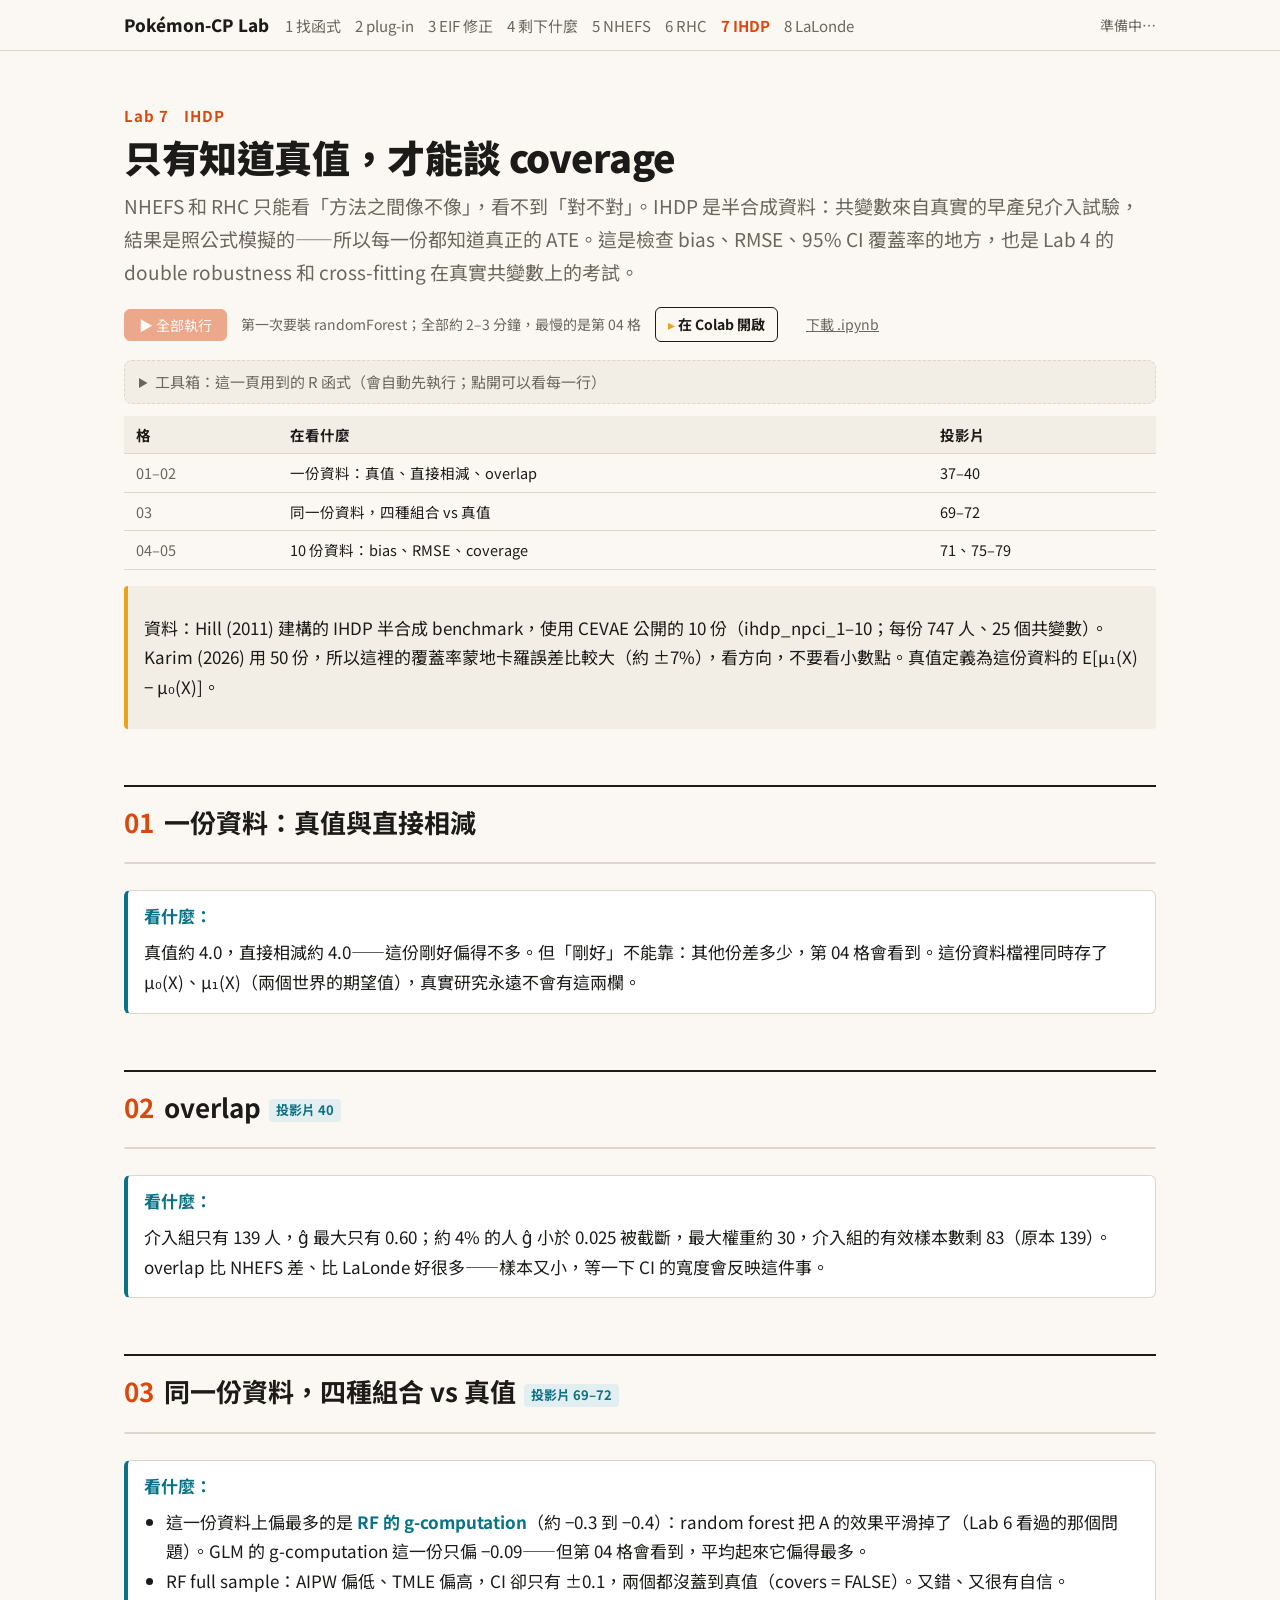
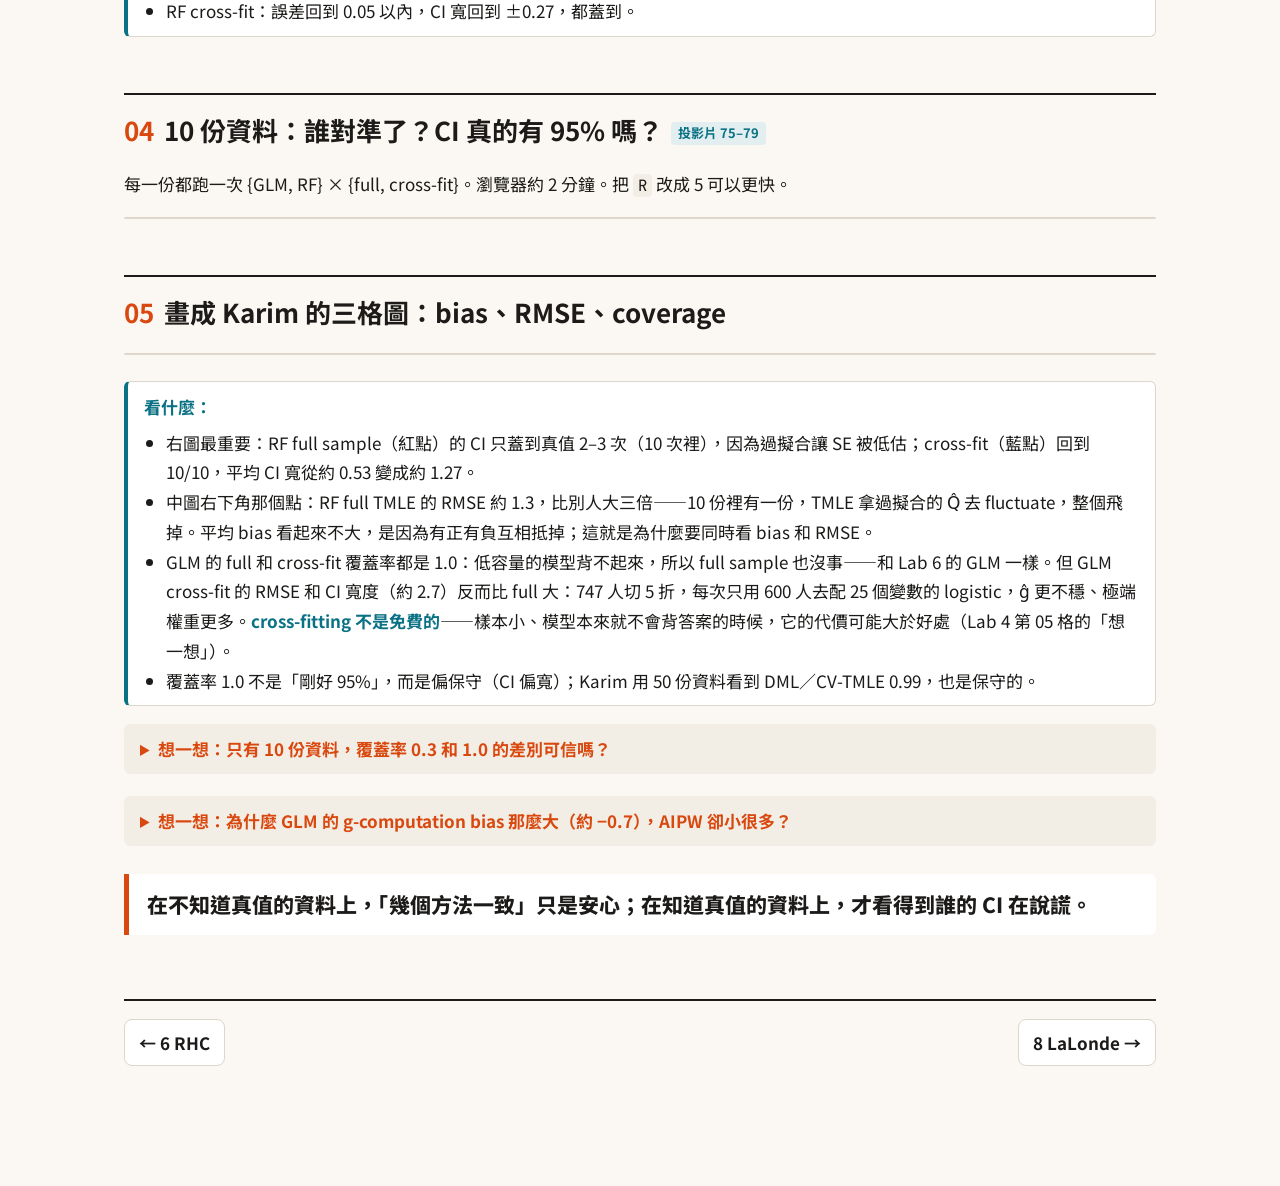
<file: 07_ihdp.html>
<!doctype html>
<html lang="zh-Hant">
<head>
<meta charset="utf-8">
<meta name="viewport" content="width=device-width, initial-scale=1">
<title>Lab 7　IHDP：只有知道真值，才能談 coverage</title>
<link rel="preconnect" href="https://fonts.googleapis.com">
<link rel="preconnect" href="https://fonts.gstatic.com" crossorigin>
<link href="https://fonts.googleapis.com/css2?family=JetBrains+Mono:wght@400;600&family=Noto+Sans+TC:wght@400;700;900&display=swap" rel="stylesheet">
<link rel="stylesheet" href="web/style.css?v=6">
</head>
<body data-files="data/ihdp/ihdp_npci_1.csv,data/ihdp/ihdp_npci_2.csv,data/ihdp/ihdp_npci_3.csv,data/ihdp/ihdp_npci_4.csv,data/ihdp/ihdp_npci_5.csv,data/ihdp/ihdp_npci_6.csv,data/ihdp/ihdp_npci_7.csv,data/ihdp/ihdp_npci_8.csv,data/ihdp/ihdp_npci_9.csv,data/ihdp/ihdp_npci_10.csv" data-packages="randomForest">
<header class="top"><div class="wrap">
  <a class="home" href="index.html">Pokémon-CP Lab</a>
  <nav class="labs"><a href="01_ml.html">1 找函式</a><a href="02_plugin.html">2 plug-in</a><a href="03_eif.html">3 EIF 修正</a><a href="04_remainder.html">4 剩下什麼</a><a href="05_nhefs.html">5 NHEFS</a><a href="06_rhc.html">6 RHC</a><a href="07_ihdp.html" aria-current="page">7 IHDP</a><a href="08_lalonde.html">8 LaLonde</a></nav>
  <span id="status">準備中…</span>
</div></header>
<main>
<p class="kicker">Lab 7　IHDP</p>
<h1>只有知道真值，才能談 coverage</h1>
<p class="lead">NHEFS 和 RHC 只能看「方法之間像不像」，看不到「對不對」。IHDP 是半合成資料：共變數來自真實的早產兒介入試驗，結果是照公式模擬的——所以每一份都知道真正的 ATE。這是檢查 bias、RMSE、95% CI 覆蓋率的地方，也是 Lab 4 的 double robustness 和 cross-fitting 在真實共變數上的考試。</p>
<div class="actions"><button id="runall" disabled>▶ 全部執行</button><span class="time">第一次要裝 randomForest；全部約 2–3 分鐘，最慢的是第 04 格</span>
<a class="colab" href="https://colab.research.google.com/github/kiwi710680/Pokemon-CP/blob/main/colab/07_ihdp.ipynb" target="_blank" rel="noopener">在 Colab 開啟</a>
<a class="dl" href="colab/07_ihdp.ipynb" download>下載 .ipynb</a></div>
<details class="toolbox"><summary>工具箱：這一頁用到的 R 函式（會自動先執行；點開可以看每一行）</summary>
<div class="cell" data-label="工具箱"><script type="text/r">
# ---- estimators: one set of nuisance predictions -> different answers ----
# Notation (same as the slides): O = (X, A, Y)
#   Q(a, X) = E[Y | A = a, X]            outcome regression   -> nu$Q1, nu$Q0
#   g(X)    = P(A = 1 | X)               propensity score     -> nu$g
#   H(A, X) = A / g - (1 - A) / (1 - g)  clever covariate
#   D(O; g, Q, psi) = H (Y - Q_A) + Q1 - Q0 - psi   efficient influence function of the ATE
expit <- function(x) 1 / (1 + exp(-x))
bound <- function(p, lo = 0.025, hi = 0.975) pmin(pmax(p, lo), hi)

est_plugin <- function(nu) mean(nu$Q1 - nu$Q0)               # g-computation: predict twice, subtract, average

est_ipw_ht <- function(dat, nu)                               # Horvitz-Thompson IPTW: divide by n
  mean(dat$A * dat$Y / nu$g - (1 - dat$A) * dat$Y / (1 - nu$g))

est_ipw <- function(dat, nu) {                                # Hajek (stabilized) IPTW: divide by the sum of weights
  w1 <- dat$A / nu$g; w0 <- (1 - dat$A) / (1 - nu$g)
  sum(w1 * dat$Y) / sum(w1) - sum(w0 * dat$Y) / sum(w0)
}

eif <- function(dat, nu, psi) {
  H  <- dat$A / nu$g - (1 - dat$A) / (1 - nu$g)
  QA <- ifelse(dat$A == 1, nu$Q1, nu$Q0)
  H * (dat$Y - QA) + nu$Q1 - nu$Q0 - psi
}

wald <- function(psi, D) {                                    # SE from the EIF: sqrt(mean(D^2) / n)
  se <- sqrt(mean(D^2) / length(D))
  c(est = psi, se = se, lo = psi - 1.96 * se, hi = psi + 1.96 * se)
}

est_aipw <- function(dat, nu) {                               # one-step: psi_plug + P_n D  (solves P_n D = 0)
  psi <- mean(eif(dat, nu, 0))
  wald(psi, eif(dat, nu, psi))
}

est_tmle <- function(dat, nu, ybounds = range(dat$Y)) {       # targeting: move Q-hat along H until P_n D = 0
  lo <- ybounds[1]; hi <- ybounds[2]
  sc <- function(y) pmin(pmax((y - lo) / (hi - lo), 1e-6), 1 - 1e-6)
  Ys <- (dat$Y - lo) / (hi - lo)
  Q1s <- sc(nu$Q1); Q0s <- sc(nu$Q0); QAs <- ifelse(dat$A == 1, Q1s, Q0s)
  H  <- dat$A / nu$g - (1 - dat$A) / (1 - nu$g)
  fl <- suppressWarnings(glm(Ys ~ -1 + H, offset = qlogis(QAs), family = quasibinomial()))
  eps <- unname(coef(fl))
  Q1t <- expit(qlogis(Q1s) + eps / nu$g)
  Q0t <- expit(qlogis(Q0s) - eps / (1 - nu$g))
  nu_t <- data.frame(Q1 = lo + (hi - lo) * Q1t, Q0 = lo + (hi - lo) * Q0t, g = nu$g)
  psi <- mean(nu_t$Q1 - nu_t$Q0)
  c(wald(psi, eif(dat, nu_t, psi)), eps = eps)
}

weight_summary <- function(dat, nu) {                         # largest weight and effective sample size (ESS)
  w <- ifelse(dat$A == 1, 1 / nu$g, 1 / (1 - nu$g))
  c(max_weight = max(w),
    ESS_treated = sum(w[dat$A == 1])^2 / sum(w[dat$A == 1]^2), n_treated = sum(dat$A),
    ESS_control = sum(w[dat$A == 0])^2 / sum(w[dat$A == 0]^2), n_control = sum(1 - dat$A))
}

# ---- real data: loaders return list(name, X, A, Y, binary) ----
load_rhc <- function(path = "data/rhc.csv") {
  d <- read.csv(path, stringsAsFactors = TRUE)
  d[[1]] <- NULL                                              # first column is a row number
  A <- as.integer(d$swang1 == "RHC"); Y <- as.integer(d$dth30 == "Yes")
  drop <- c("swang1", "death", "dth30", "sadmdte", "dschdte", "dthdte", "lstctdte",   # same drop list as Karim (2026)
            "t3d30", "ptid", "cat2", "adld3p", "urin1")
  covs <- droplevels(d[, setdiff(names(d), drop), drop = FALSE])
  X <- as.data.frame(model.matrix(~ . - 1, data = covs))
  colnames(X) <- make.names(colnames(X), unique = TRUE)
  list(name = "RHC", X = X, A = A, Y = Y, binary = TRUE)
}
load_ihdp <- function(r = 1, dir = "data/ihdp") {
  d <- read.csv(file.path(dir, sprintf("ihdp_npci_%d.csv", r)), header = FALSE)
  names(d) <- c("treatment", "y_factual", "y_cfactual", "mu0", "mu1", paste0("x", 1:25))
  list(name = sprintf("IHDP #%d", r), X = d[, paste0("x", 1:25)], A = d$treatment, Y = d$y_factual,
       binary = FALSE, truth = mean(d$mu1 - d$mu0), mu0 = d$mu0, mu1 = d$mu1)
}
read_nsw <- function(file) {
  d <- read.table(file, header = FALSE)
  names(d) <- c("treat", "age", "educ", "black", "hisp", "married", "nodegree", "re74", "re75", "re78")
  d
}
load_lalonde <- function(setting = c("psid", "experimental"), dir = "data/lalonde") {
  setting <- match.arg(setting)
  tr <- read_nsw(file.path(dir, "nswre74_treated.txt")); ct <- read_nsw(file.path(dir, "nswre74_control.txt"))
  benchmark <- mean(tr$re78) - mean(ct$re78)                   # randomized: the simple difference is the answer
  d <- if (setting == "experimental") rbind(tr, ct) else rbind(tr, read_nsw(file.path(dir, "psid_controls.txt")))
  covs <- c("age", "educ", "black", "hisp", "married", "nodegree", "re74", "re75")
  list(name = paste0("LaLonde (", setting, ")"), X = d[, covs], A = d$treat, Y = d$re78, binary = FALSE, benchmark = benchmark)
}

# ---- learners: "glm" (main effects) or "rf" (random forest) ----
learn_g <- function(X, A, newX, learner = "glm", ntree = 100) {
  if (learner == "glm") {
    fit <- suppressWarnings(glm(A ~ ., data = data.frame(A = A, X), family = binomial))
    return(unname(suppressWarnings(predict(fit, newX, type = "response"))))
  }
  fit <- randomForest::randomForest(x = X, y = factor(A, levels = 0:1), ntree = ntree)
  unname(predict(fit, newX, type = "prob")[, "1"])
}
learn_Q <- function(X, A, Y, newX, binary, learner = "glm", ntree = 100) {
  tr <- data.frame(A = A, X); n1 <- data.frame(A = 1, newX); n0 <- data.frame(A = 0, newX)
  if (learner == "glm") {
    fit <- if (binary) suppressWarnings(glm(Y ~ ., data = data.frame(Y = Y, tr), family = binomial))
           else lm(Y ~ ., data = data.frame(Y = Y, tr))
    pr <- function(nd) unname(suppressWarnings(predict(fit, nd, type = "response")))
    return(list(Q1 = pr(n1), Q0 = pr(n0)))
  }
  if (binary) {
    fit <- randomForest::randomForest(x = tr, y = factor(Y, levels = 0:1), ntree = ntree)
    pr <- function(nd) unname(predict(fit, nd, type = "prob")[, "1"])
  } else {
    fit <- randomForest::randomForest(x = tr, y = Y, ntree = ntree)
    pr <- function(nd) unname(predict(fit, nd))
  }
  list(Q1 = pr(n1), Q0 = pr(n0))
}

# full: train on everyone, predict the same people.  crossfit: each prediction comes from the other K - 1 folds
nuisance <- function(d, learner = "glm", scheme = c("full", "crossfit"), K = 5, seed = 1,
                     bounds = c(0.025, 0.975), ntree = 100) {
  scheme <- match.arg(scheme)
  n <- length(d$A)
  set.seed(seed)
  fold <- if (scheme == "full") rep(1L, n) else sample(rep(seq_len(K), length.out = n))
  out <- data.frame(Q1 = numeric(n), Q0 = numeric(n), g_raw = numeric(n))
  for (k in unique(fold)) {
    te <- fold == k; tr <- if (scheme == "full") rep(TRUE, n) else !te
    q <- learn_Q(d$X[tr, , drop = FALSE], d$A[tr], d$Y[tr], d$X[te, , drop = FALSE], d$binary, learner, ntree)
    out$Q1[te] <- q$Q1; out$Q0[te] <- q$Q0
    out$g_raw[te] <- learn_g(d$X[tr, , drop = FALSE], d$A[tr], d$X[te, , drop = FALSE], learner, ntree)
  }
  if (d$binary) { out$Q1 <- pmin(pmax(out$Q1, 0), 1); out$Q0 <- pmin(pmax(out$Q0, 0), 1) }
  out$g <- pmin(pmax(out$g_raw, bounds[1]), bounds[2])
  out$fold <- fold
  out
}

panel <- function(d, nu, label = "") {                        # one set of nuisances -> four estimators
  dd <- list(A = d$A, Y = d$Y)
  a <- est_aipw(dd, nu); t <- est_tmle(dd, nu, ybounds = if (d$binary) c(0, 1) else range(d$Y))
  data.frame(scheme = label, estimator = c("g-computation", "IPTW (Hajek)", "AIPW", "TMLE"),
             est = c(est_plugin(nu), est_ipw(dd, nu), a[["est"]], t[["est"]]),
             se = c(NA, NA, a[["se"]], t[["se"]]), lo = c(NA, NA, a[["lo"]], t[["lo"]]), hi = c(NA, NA, a[["hi"]], t[["hi"]]))
}
residual_check <- function(d, nu) {                           # is the learner grading its own exam?
  QA <- ifelse(d$A == 1, nu$Q1, nu$Q0); H <- d$A / nu$g - (1 - d$A) / (1 - nu$g)
  c(resid_rms = sqrt(mean((d$Y - QA)^2)), correction = mean(H * (d$Y - QA)))
}

# ---- diagnostics: overlap and balance ----
smd <- function(x, A, w = rep(1, length(A))) {                # standardized mean difference
  m1 <- weighted.mean(x[A == 1], w[A == 1]); m0 <- weighted.mean(x[A == 0], w[A == 0])
  s <- sqrt((var(x[A == 1]) + var(x[A == 0])) / 2)
  if (s == 0) 0 else (m1 - m0) / s
}
balance_table <- function(X, A, g) {
  w <- ifelse(A == 1, 1 / g, 1 / (1 - g))
  data.frame(variable = names(X), before = sapply(X, smd, A = A), after_IPW = sapply(X, smd, A = A, w = w), row.names = NULL)
}
overlap_summary <- function(g_raw, A, bounds = c(0.025, 0.975)) {
  gb <- pmin(pmax(g_raw, bounds[1]), bounds[2]); w <- ifelse(A == 1, 1 / gb, 1 / (1 - gb))
  c(min_g = min(g_raw), max_g = max(g_raw), pct_clipped = 100 * mean(g_raw < bounds[1] | g_raw > bounds[2]),
    max_weight = max(w), ESS_treated = sum(w[A == 1])^2 / sum(w[A == 1]^2), ESS_control = sum(w[A == 0])^2 / sum(w[A == 0]^2))
}

# ---- plotting helpers (base graphics only) ----
COL <- list(red = "#D9480F", teal = "#0B7285", ink = "#1C1B19", muted = "#6B665E",
            gold = "#C98A0C", plum = "#7B3F8C", rule = "#DDD6CA")
lab_par <- function(...) par(mar = c(4.5, 5, 1.5, 1), las = 1, bty = "n", col.axis = COL$muted, ...)

overlap_plot <- function(g_raw, A, xlab = "estimated propensity score  g-hat(X)", labels = c("A = 1", "A = 0"), breaks = 40) {
  br <- seq(0, 1, length.out = breaks + 1)                    # mirrored histogram: treated up, control down
  h1 <- hist(pmin(pmax(g_raw[A == 1], 0), 1), breaks = br, plot = FALSE)$counts
  h0 <- hist(pmin(pmax(g_raw[A == 0], 0), 1), breaks = br, plot = FALSE)$counts
  lab_par()
  plot(NA, xlim = c(0, 1), ylim = c(-max(h0), max(h1)), axes = FALSE, xlab = xlab, ylab = "count")
  axis(1); yt <- pretty(c(-max(h0), max(h1))); axis(2, at = yt, labels = abs(yt))
  rect(br[-length(br)], 0, br[-1], h1, col = adjustcolor(COL$red, .8), border = "white")
  rect(br[-length(br)], 0, br[-1], -h0, col = adjustcolor(COL$teal, .8), border = "white")
  abline(h = 0)
  text(0.98, max(h1) * .85, labels[1], adj = 1, col = COL$red, font = 2)
  text(0.98, -max(h0) * .85, labels[2], adj = 1, col = COL$teal, font = 2)
}

forest_plot <- function(lab, est, lo = NA, hi = NA, ref = NULL, ref_lab = "", col = COL$ink, xlab = "estimate", xlim = NULL) {
  n <- length(est); y <- n:1
  rng <- range(c(est, lo, hi, ref), na.rm = TRUE)
  if (is.null(xlim)) xlim <- rng + c(-1, 1) * diff(rng) * 0.08
  op <- par(mar = c(4.5, min(22, max(8, 0.62 * max(nchar(lab)) + 1)), 1.5, 1), las = 1, bty = "n", col.axis = COL$muted)
  on.exit(par(op))
  plot(NA, xlim = xlim, ylim = c(0.5, n + 0.5), axes = FALSE, xlab = xlab, ylab = "")
  abline(h = y, col = "#F0EBE3")
  if (!is.null(ref)) {
    abline(v = ref, lty = 2, col = COL$muted); pos <- (ref[1] - xlim[1]) / diff(xlim)
    mtext(ref_lab, 3, at = ref[1], adj = if (pos > 0.7) 1 else if (pos < 0.3) 0 else 0.5, cex = .8, col = COL$muted)
  }
  ok <- !is.na(lo)
  segments(lo[ok], y[ok], hi[ok], y[ok], lwd = 3, col = rep_len(col, n)[ok])
  points(est, y, pch = 19, cex = 1.5, col = rep_len(col, n))
  axis(1); axis(2, at = y, labels = lab, tick = FALSE, col.axis = COL$ink)
}
</script></div></details>

<table class="map"><tr><th>格</th><th>在看什麼</th><th>投影片</th></tr><tr><td>01–02</td><td>一份資料：真值、直接相減、overlap</td><td>37–40</td></tr><tr><td>03</td><td>同一份資料，四種組合 vs 真值</td><td>69–72</td></tr><tr><td>04–05</td><td>10 份資料：bias、RMSE、coverage</td><td>71、75–79</td></tr></table>
<div class="note note"><p>資料：Hill (2011) 建構的 IHDP 半合成 benchmark，使用 CEVAE 公開的 10 份（ihdp_npci_1–10；每份 747 人、25 個共變數）。Karim (2026) 用 50 份，所以這裡的覆蓋率蒙地卡羅誤差比較大（約 ±7%），看方向，不要看小數點。真值定義為這份資料的 E[μ₁(X) − μ₀(X)]。</p></div>
<h2><span class="n">01</span>一份資料：真值與直接相減</h2>
<div class="cell"><script type="text/r">
d <- load_ihdp(1)
c(n = length(d$A), treated = sum(d$A), truth = d$truth, naive_difference = mean(d$Y[d$A == 1]) - mean(d$Y[d$A == 0]))
</script></div>
<div class="look"><b>看什麼：</b><p>真值約 4.0，直接相減約 4.0——這份剛好偏得不多。但「剛好」不能靠：其他份差多少，第 04 格會看到。這份資料檔裡同時存了 μ₀(X)、μ₁(X)（兩個世界的期望值），真實研究永遠不會有這兩欄。</p></div>
<h2><span class="n">02</span>overlap<span class="slide">投影片 40</span></h2>
<div class="cell"><script type="text/r">
nu <- nuisance(d, "glm", "full")
round(overlap_summary(nu$g_raw, d$A), 3)
overlap_plot(nu$g_raw, d$A, labels = c("treated", "control"))
</script></div>
<div class="look"><b>看什麼：</b><p>介入組只有 139 人，ĝ 最大只有 0.60；約 4% 的人 ĝ 小於 0.025 被截斷，最大權重約 30，介入組的有效樣本數剩 83（原本 139）。overlap 比 NHEFS 差、比 LaLonde 好很多——樣本又小，等一下 CI 的寬度會反映這件事。</p></div>
<h2><span class="n">03</span>同一份資料，四種組合 vs 真值<span class="slide">投影片 69–72</span></h2>
<div class="cell"><script type="text/r">
res1 <- do.call(rbind, lapply(c("glm", "rf"), function(lr) do.call(rbind, lapply(c("full", "crossfit"), function(sc)
  panel(d, nuisance(d, lr, sc, seed = 1, ntree = 100), paste(lr, sc))))))
res1$error <- res1$est - d$truth
res1$covers <- res1$lo <= d$truth & d$truth <= res1$hi
res1
</script></div>
<div class="look"><b>看什麼：</b><ul><li>這一份資料上偏最多的是 <b>RF 的 g-computation</b>（約 −0.3 到 −0.4）：random forest 把 A 的效果平滑掉了（Lab 6 看過的那個問題）。GLM 的 g-computation 這一份只偏 −0.09——但第 04 格會看到，平均起來它偏得最多。</li><li>RF full sample：AIPW 偏低、TMLE 偏高，CI 卻只有 ±0.1，兩個都沒蓋到真值（covers = FALSE）。又錯、又很有自信。</li><li>RF cross-fit：誤差回到 0.05 以內，CI 寬回到 ±0.27，都蓋到。</li></ul></div>
<h2><span class="n">04</span>10 份資料：誰對準了？CI 真的有 95% 嗎？<span class="slide">投影片 75–79</span></h2>
<p>每一份都跑一次 {GLM, RF} × {full, cross-fit}。瀏覽器約 2 分鐘。把 <code>R</code> 改成 5 可以更快。</p>
<div class="cell"><script type="text/r">
R <- 10
runs <- do.call(rbind, lapply(seq_len(R), function(r) { dr <- load_ihdp(r)
  do.call(rbind, lapply(c("glm", "rf"), function(lr) do.call(rbind, lapply(c("full", "crossfit"), function(sc) {
    p <- panel(dr, nuisance(dr, lr, sc, seed = r, ntree = 100), sc); p$learner <- lr; p$r <- r; p$truth <- dr$truth; p })))) }))
runs$err <- runs$est - runs$truth
runs$cover <- runs$lo <= runs$truth & runs$truth <= runs$hi
grade <- aggregate(cbind(bias = err, mse = err^2, coverage = cover, ci_width = hi - lo) ~ learner + scheme + estimator,
                   data = runs, FUN = mean, na.action = na.pass)
grade$rmse <- sqrt(grade$mse); grade$mse <- NULL
grade <- grade[order(grade$estimator, grade$learner, grade$scheme), ]
print(grade, digits = 3, row.names = FALSE)
</script></div>
<h2><span class="n">05</span>畫成 Karim 的三格圖：bias、RMSE、coverage</h2>
<div class="cell"><script type="text/r">
g <- grade[grade$estimator %in% c("AIPW", "TMLE"), ]
lab <- paste(g$learner, g$scheme, g$estimator)
col <- ifelse(g$scheme == "full", COL$red, COL$teal)
par(mfrow = c(1, 3), mar = c(4.5, 1, 2, 1), oma = c(0, 12, 0, 0), las = 1, bty = "n")
y <- nrow(g):1
plot(g$bias, y, pch = 19, col = col, cex = 1.6, xlim = range(c(0, g$bias)) * 1.2, yaxt = "n", xlab = "bias", main = "Bias (0 is best)")
abline(v = 0, lty = 2); axis(2, at = y, labels = lab, outer = TRUE, tick = FALSE, col.axis = COL$ink, cex.axis = 1.15)
plot(g$rmse, y, pch = 19, col = col, cex = 1.6, xlim = c(0, max(g$rmse) * 1.1), yaxt = "n", xlab = "RMSE", main = "RMSE (lower is better)")
plot(g$coverage, y, pch = 19, col = col, cex = 1.6, xlim = c(0, 1.05), yaxt = "n", xlab = "coverage", main = "95% CI coverage")
abline(v = 0.95, lty = 2)
</script></div>
<div class="look"><b>看什麼：</b><ul><li>右圖最重要：RF full sample（紅點）的 CI 只蓋到真值 2–3 次（10 次裡），因為過擬合讓 SE 被低估；cross-fit（藍點）回到 10/10，平均 CI 寬從約 0.53 變成約 1.27。</li><li>中圖右下角那個點：RF full TMLE 的 RMSE 約 1.3，比別人大三倍——10 份裡有一份，TMLE 拿過擬合的 Q̂ 去 fluctuate，整個飛掉。平均 bias 看起來不大，是因為有正有負互相抵掉；這就是為什麼要同時看 bias 和 RMSE。</li><li>GLM 的 full 和 cross-fit 覆蓋率都是 1.0：低容量的模型背不起來，所以 full sample 也沒事——和 Lab 6 的 GLM 一樣。但 GLM cross-fit 的 RMSE 和 CI 寬度（約 2.7）反而比 full 大：747 人切 5 折，每次只用 600 人去配 25 個變數的 logistic，ĝ 更不穩、極端權重更多。<b>cross-fitting 不是免費的</b>——樣本小、模型本來就不會背答案的時候，它的代價可能大於好處（Lab 4 第 05 格的「想一想」）。</li><li>覆蓋率 1.0 不是「剛好 95%」，而是偏保守（CI 偏寬）；Karim 用 50 份資料看到 DML／CV-TMLE 0.99，也是保守的。</li></ul></div>
<details class="think"><summary>想一想：只有 10 份資料，覆蓋率 0.3 和 1.0 的差別可信嗎？</summary><p>覆蓋率的蒙地卡羅標準誤約 √(p(1−p)/10)：p = 0.95 時約 0.07。0.3 和 1.0 差了 0.7，遠超過這個誤差，方向可信；但 0.9 和 1.0 的差別就不能下結論。Karim 也提醒：MCSE 要以「獨立的資料份數」為單位算，同一份資料換 20 種切法不會變成 20 份獨立資料。</p></details>
<details class="think"><summary>想一想：為什麼 GLM 的 g-computation bias 那麼大（約 −0.7），AIPW 卻小很多？</summary><p>IHDP 的結果是用非線性公式生成的，主效應線性模型的 Q̂ 系統性地錯了（first-order bias）。AIPW 的修正項用 ĝ 加權的殘差把它補回來——這就是 Lab 4 第 03 格「Q 錯、g 大致對」那一格的 double robustness，在真實共變數上親眼看到。</p></details>
<p class="punch">在不知道真值的資料上，「幾個方法一致」只是安心；在知道真值的資料上，才看得到誰的 CI 在說謊。</p>
<nav class="pager"><a href="06_rhc.html">← 6 RHC</a><a href="08_lalonde.html">8 LaLonde →</a></nav>
</main>
<script type="module" src="web/runner.js?v=6"></script>
</body>
</html>
</file>
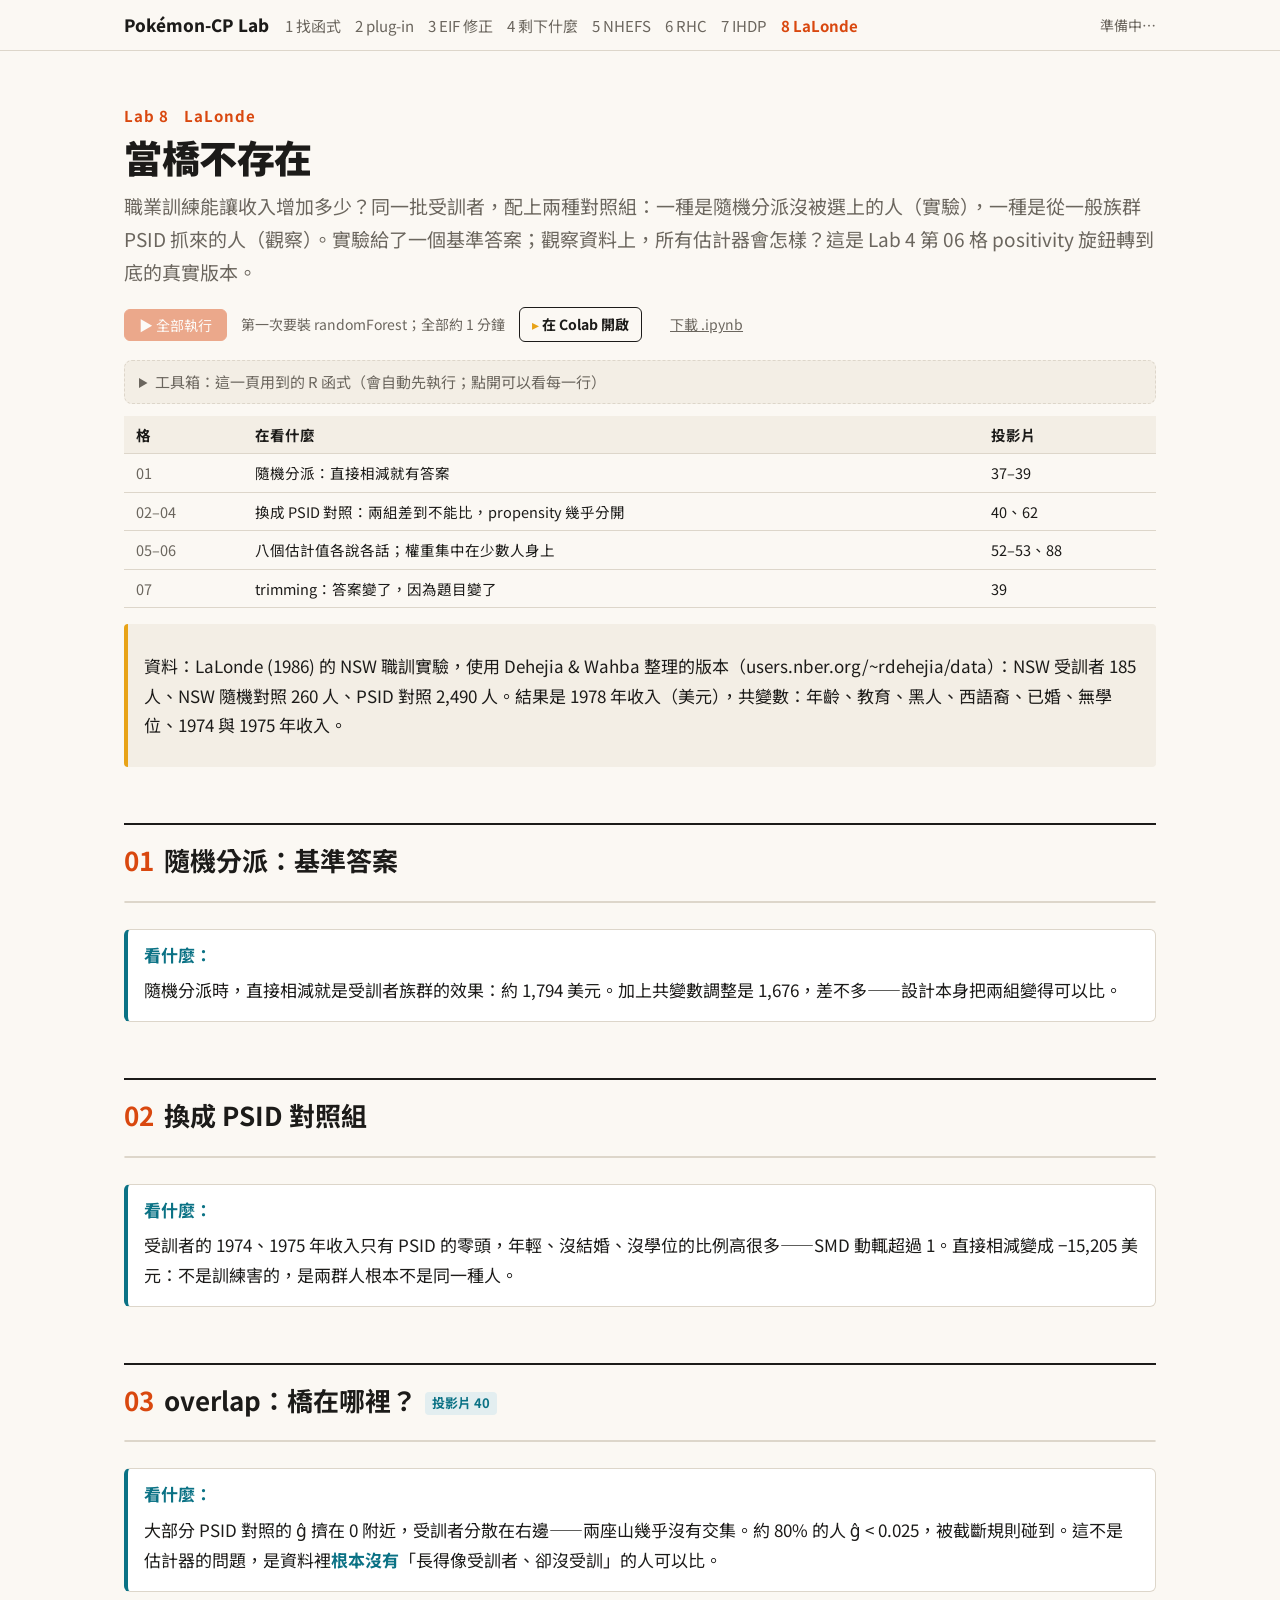
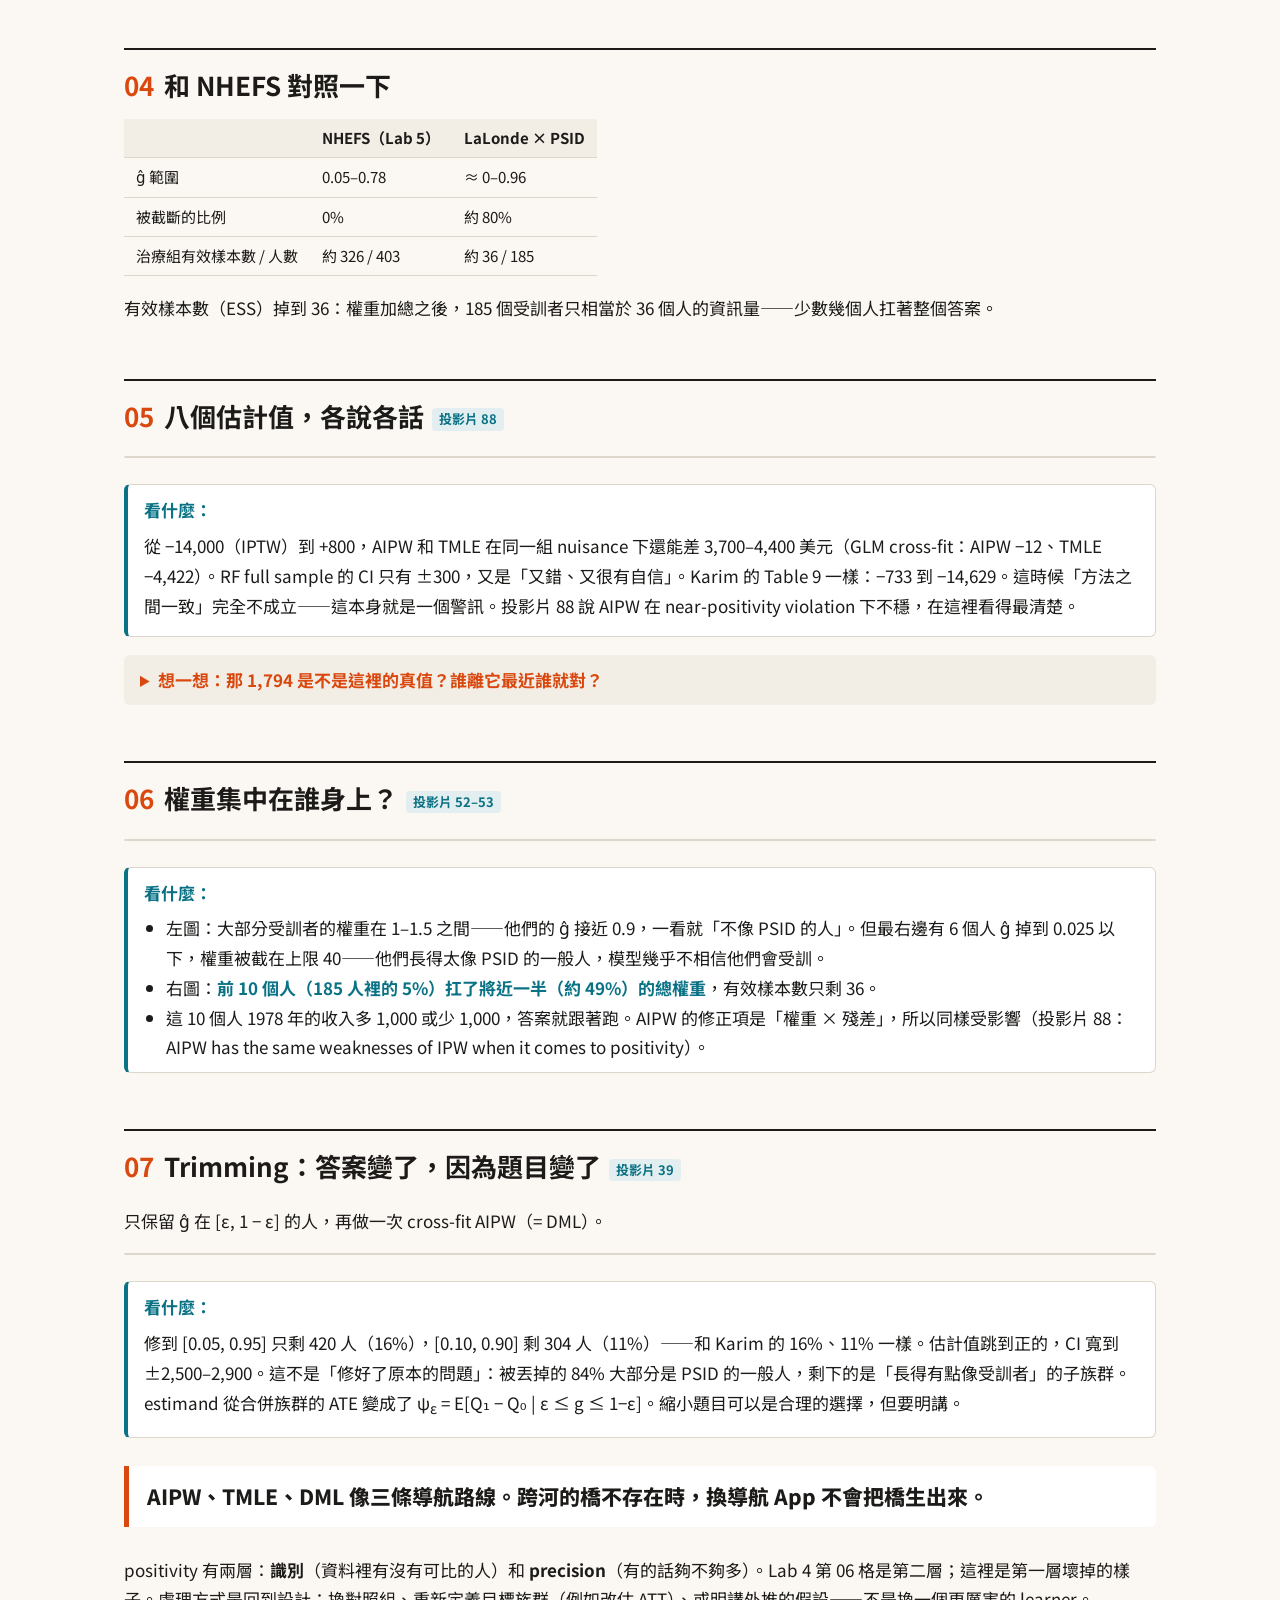
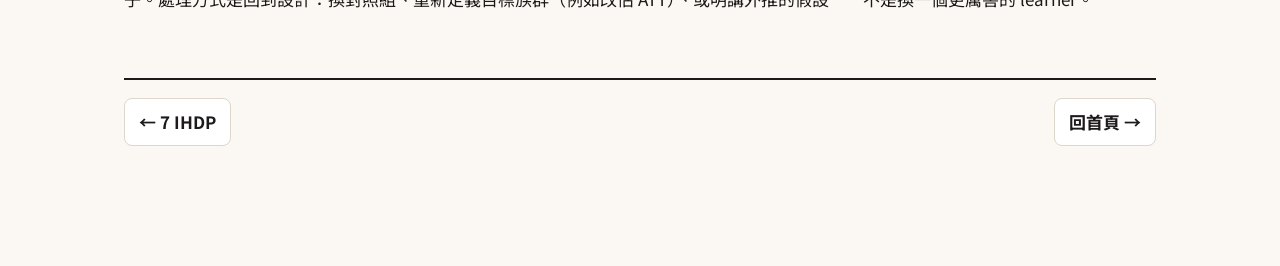
<file: 08_lalonde.html>
<!doctype html>
<html lang="zh-Hant">
<head>
<meta charset="utf-8">
<meta name="viewport" content="width=device-width, initial-scale=1">
<title>Lab 8　LaLonde：當橋不存在</title>
<link rel="preconnect" href="https://fonts.googleapis.com">
<link rel="preconnect" href="https://fonts.gstatic.com" crossorigin>
<link href="https://fonts.googleapis.com/css2?family=JetBrains+Mono:wght@400;600&family=Noto+Sans+TC:wght@400;700;900&display=swap" rel="stylesheet">
<link rel="stylesheet" href="web/style.css?v=6">
</head>
<body data-files="data/lalonde/nswre74_treated.txt,data/lalonde/nswre74_control.txt,data/lalonde/psid_controls.txt" data-packages="randomForest">
<header class="top"><div class="wrap">
  <a class="home" href="index.html">Pokémon-CP Lab</a>
  <nav class="labs"><a href="01_ml.html">1 找函式</a><a href="02_plugin.html">2 plug-in</a><a href="03_eif.html">3 EIF 修正</a><a href="04_remainder.html">4 剩下什麼</a><a href="05_nhefs.html">5 NHEFS</a><a href="06_rhc.html">6 RHC</a><a href="07_ihdp.html">7 IHDP</a><a href="08_lalonde.html" aria-current="page">8 LaLonde</a></nav>
  <span id="status">準備中…</span>
</div></header>
<main>
<p class="kicker">Lab 8　LaLonde</p>
<h1>當橋不存在</h1>
<p class="lead">職業訓練能讓收入增加多少？同一批受訓者，配上兩種對照組：一種是隨機分派沒被選上的人（實驗），一種是從一般族群 PSID 抓來的人（觀察）。實驗給了一個基準答案；觀察資料上，所有估計器會怎樣？這是 Lab 4 第 06 格 positivity 旋鈕轉到底的真實版本。</p>
<div class="actions"><button id="runall" disabled>▶ 全部執行</button><span class="time">第一次要裝 randomForest；全部約 1 分鐘</span>
<a class="colab" href="https://colab.research.google.com/github/kiwi710680/Pokemon-CP/blob/main/colab/08_lalonde.ipynb" target="_blank" rel="noopener">在 Colab 開啟</a>
<a class="dl" href="colab/08_lalonde.ipynb" download>下載 .ipynb</a></div>
<details class="toolbox"><summary>工具箱：這一頁用到的 R 函式（會自動先執行；點開可以看每一行）</summary>
<div class="cell" data-label="工具箱"><script type="text/r">
# ---- estimators: one set of nuisance predictions -> different answers ----
# Notation (same as the slides): O = (X, A, Y)
#   Q(a, X) = E[Y | A = a, X]            outcome regression   -> nu$Q1, nu$Q0
#   g(X)    = P(A = 1 | X)               propensity score     -> nu$g
#   H(A, X) = A / g - (1 - A) / (1 - g)  clever covariate
#   D(O; g, Q, psi) = H (Y - Q_A) + Q1 - Q0 - psi   efficient influence function of the ATE
expit <- function(x) 1 / (1 + exp(-x))
bound <- function(p, lo = 0.025, hi = 0.975) pmin(pmax(p, lo), hi)

est_plugin <- function(nu) mean(nu$Q1 - nu$Q0)               # g-computation: predict twice, subtract, average

est_ipw_ht <- function(dat, nu)                               # Horvitz-Thompson IPTW: divide by n
  mean(dat$A * dat$Y / nu$g - (1 - dat$A) * dat$Y / (1 - nu$g))

est_ipw <- function(dat, nu) {                                # Hajek (stabilized) IPTW: divide by the sum of weights
  w1 <- dat$A / nu$g; w0 <- (1 - dat$A) / (1 - nu$g)
  sum(w1 * dat$Y) / sum(w1) - sum(w0 * dat$Y) / sum(w0)
}

eif <- function(dat, nu, psi) {
  H  <- dat$A / nu$g - (1 - dat$A) / (1 - nu$g)
  QA <- ifelse(dat$A == 1, nu$Q1, nu$Q0)
  H * (dat$Y - QA) + nu$Q1 - nu$Q0 - psi
}

wald <- function(psi, D) {                                    # SE from the EIF: sqrt(mean(D^2) / n)
  se <- sqrt(mean(D^2) / length(D))
  c(est = psi, se = se, lo = psi - 1.96 * se, hi = psi + 1.96 * se)
}

est_aipw <- function(dat, nu) {                               # one-step: psi_plug + P_n D  (solves P_n D = 0)
  psi <- mean(eif(dat, nu, 0))
  wald(psi, eif(dat, nu, psi))
}

est_tmle <- function(dat, nu, ybounds = range(dat$Y)) {       # targeting: move Q-hat along H until P_n D = 0
  lo <- ybounds[1]; hi <- ybounds[2]
  sc <- function(y) pmin(pmax((y - lo) / (hi - lo), 1e-6), 1 - 1e-6)
  Ys <- (dat$Y - lo) / (hi - lo)
  Q1s <- sc(nu$Q1); Q0s <- sc(nu$Q0); QAs <- ifelse(dat$A == 1, Q1s, Q0s)
  H  <- dat$A / nu$g - (1 - dat$A) / (1 - nu$g)
  fl <- suppressWarnings(glm(Ys ~ -1 + H, offset = qlogis(QAs), family = quasibinomial()))
  eps <- unname(coef(fl))
  Q1t <- expit(qlogis(Q1s) + eps / nu$g)
  Q0t <- expit(qlogis(Q0s) - eps / (1 - nu$g))
  nu_t <- data.frame(Q1 = lo + (hi - lo) * Q1t, Q0 = lo + (hi - lo) * Q0t, g = nu$g)
  psi <- mean(nu_t$Q1 - nu_t$Q0)
  c(wald(psi, eif(dat, nu_t, psi)), eps = eps)
}

weight_summary <- function(dat, nu) {                         # largest weight and effective sample size (ESS)
  w <- ifelse(dat$A == 1, 1 / nu$g, 1 / (1 - nu$g))
  c(max_weight = max(w),
    ESS_treated = sum(w[dat$A == 1])^2 / sum(w[dat$A == 1]^2), n_treated = sum(dat$A),
    ESS_control = sum(w[dat$A == 0])^2 / sum(w[dat$A == 0]^2), n_control = sum(1 - dat$A))
}

# ---- real data: loaders return list(name, X, A, Y, binary) ----
load_rhc <- function(path = "data/rhc.csv") {
  d <- read.csv(path, stringsAsFactors = TRUE)
  d[[1]] <- NULL                                              # first column is a row number
  A <- as.integer(d$swang1 == "RHC"); Y <- as.integer(d$dth30 == "Yes")
  drop <- c("swang1", "death", "dth30", "sadmdte", "dschdte", "dthdte", "lstctdte",   # same drop list as Karim (2026)
            "t3d30", "ptid", "cat2", "adld3p", "urin1")
  covs <- droplevels(d[, setdiff(names(d), drop), drop = FALSE])
  X <- as.data.frame(model.matrix(~ . - 1, data = covs))
  colnames(X) <- make.names(colnames(X), unique = TRUE)
  list(name = "RHC", X = X, A = A, Y = Y, binary = TRUE)
}
load_ihdp <- function(r = 1, dir = "data/ihdp") {
  d <- read.csv(file.path(dir, sprintf("ihdp_npci_%d.csv", r)), header = FALSE)
  names(d) <- c("treatment", "y_factual", "y_cfactual", "mu0", "mu1", paste0("x", 1:25))
  list(name = sprintf("IHDP #%d", r), X = d[, paste0("x", 1:25)], A = d$treatment, Y = d$y_factual,
       binary = FALSE, truth = mean(d$mu1 - d$mu0), mu0 = d$mu0, mu1 = d$mu1)
}
read_nsw <- function(file) {
  d <- read.table(file, header = FALSE)
  names(d) <- c("treat", "age", "educ", "black", "hisp", "married", "nodegree", "re74", "re75", "re78")
  d
}
load_lalonde <- function(setting = c("psid", "experimental"), dir = "data/lalonde") {
  setting <- match.arg(setting)
  tr <- read_nsw(file.path(dir, "nswre74_treated.txt")); ct <- read_nsw(file.path(dir, "nswre74_control.txt"))
  benchmark <- mean(tr$re78) - mean(ct$re78)                   # randomized: the simple difference is the answer
  d <- if (setting == "experimental") rbind(tr, ct) else rbind(tr, read_nsw(file.path(dir, "psid_controls.txt")))
  covs <- c("age", "educ", "black", "hisp", "married", "nodegree", "re74", "re75")
  list(name = paste0("LaLonde (", setting, ")"), X = d[, covs], A = d$treat, Y = d$re78, binary = FALSE, benchmark = benchmark)
}

# ---- learners: "glm" (main effects) or "rf" (random forest) ----
learn_g <- function(X, A, newX, learner = "glm", ntree = 100) {
  if (learner == "glm") {
    fit <- suppressWarnings(glm(A ~ ., data = data.frame(A = A, X), family = binomial))
    return(unname(suppressWarnings(predict(fit, newX, type = "response"))))
  }
  fit <- randomForest::randomForest(x = X, y = factor(A, levels = 0:1), ntree = ntree)
  unname(predict(fit, newX, type = "prob")[, "1"])
}
learn_Q <- function(X, A, Y, newX, binary, learner = "glm", ntree = 100) {
  tr <- data.frame(A = A, X); n1 <- data.frame(A = 1, newX); n0 <- data.frame(A = 0, newX)
  if (learner == "glm") {
    fit <- if (binary) suppressWarnings(glm(Y ~ ., data = data.frame(Y = Y, tr), family = binomial))
           else lm(Y ~ ., data = data.frame(Y = Y, tr))
    pr <- function(nd) unname(suppressWarnings(predict(fit, nd, type = "response")))
    return(list(Q1 = pr(n1), Q0 = pr(n0)))
  }
  if (binary) {
    fit <- randomForest::randomForest(x = tr, y = factor(Y, levels = 0:1), ntree = ntree)
    pr <- function(nd) unname(predict(fit, nd, type = "prob")[, "1"])
  } else {
    fit <- randomForest::randomForest(x = tr, y = Y, ntree = ntree)
    pr <- function(nd) unname(predict(fit, nd))
  }
  list(Q1 = pr(n1), Q0 = pr(n0))
}

# full: train on everyone, predict the same people.  crossfit: each prediction comes from the other K - 1 folds
nuisance <- function(d, learner = "glm", scheme = c("full", "crossfit"), K = 5, seed = 1,
                     bounds = c(0.025, 0.975), ntree = 100) {
  scheme <- match.arg(scheme)
  n <- length(d$A)
  set.seed(seed)
  fold <- if (scheme == "full") rep(1L, n) else sample(rep(seq_len(K), length.out = n))
  out <- data.frame(Q1 = numeric(n), Q0 = numeric(n), g_raw = numeric(n))
  for (k in unique(fold)) {
    te <- fold == k; tr <- if (scheme == "full") rep(TRUE, n) else !te
    q <- learn_Q(d$X[tr, , drop = FALSE], d$A[tr], d$Y[tr], d$X[te, , drop = FALSE], d$binary, learner, ntree)
    out$Q1[te] <- q$Q1; out$Q0[te] <- q$Q0
    out$g_raw[te] <- learn_g(d$X[tr, , drop = FALSE], d$A[tr], d$X[te, , drop = FALSE], learner, ntree)
  }
  if (d$binary) { out$Q1 <- pmin(pmax(out$Q1, 0), 1); out$Q0 <- pmin(pmax(out$Q0, 0), 1) }
  out$g <- pmin(pmax(out$g_raw, bounds[1]), bounds[2])
  out$fold <- fold
  out
}

panel <- function(d, nu, label = "") {                        # one set of nuisances -> four estimators
  dd <- list(A = d$A, Y = d$Y)
  a <- est_aipw(dd, nu); t <- est_tmle(dd, nu, ybounds = if (d$binary) c(0, 1) else range(d$Y))
  data.frame(scheme = label, estimator = c("g-computation", "IPTW (Hajek)", "AIPW", "TMLE"),
             est = c(est_plugin(nu), est_ipw(dd, nu), a[["est"]], t[["est"]]),
             se = c(NA, NA, a[["se"]], t[["se"]]), lo = c(NA, NA, a[["lo"]], t[["lo"]]), hi = c(NA, NA, a[["hi"]], t[["hi"]]))
}
residual_check <- function(d, nu) {                           # is the learner grading its own exam?
  QA <- ifelse(d$A == 1, nu$Q1, nu$Q0); H <- d$A / nu$g - (1 - d$A) / (1 - nu$g)
  c(resid_rms = sqrt(mean((d$Y - QA)^2)), correction = mean(H * (d$Y - QA)))
}

# ---- diagnostics: overlap and balance ----
smd <- function(x, A, w = rep(1, length(A))) {                # standardized mean difference
  m1 <- weighted.mean(x[A == 1], w[A == 1]); m0 <- weighted.mean(x[A == 0], w[A == 0])
  s <- sqrt((var(x[A == 1]) + var(x[A == 0])) / 2)
  if (s == 0) 0 else (m1 - m0) / s
}
balance_table <- function(X, A, g) {
  w <- ifelse(A == 1, 1 / g, 1 / (1 - g))
  data.frame(variable = names(X), before = sapply(X, smd, A = A), after_IPW = sapply(X, smd, A = A, w = w), row.names = NULL)
}
overlap_summary <- function(g_raw, A, bounds = c(0.025, 0.975)) {
  gb <- pmin(pmax(g_raw, bounds[1]), bounds[2]); w <- ifelse(A == 1, 1 / gb, 1 / (1 - gb))
  c(min_g = min(g_raw), max_g = max(g_raw), pct_clipped = 100 * mean(g_raw < bounds[1] | g_raw > bounds[2]),
    max_weight = max(w), ESS_treated = sum(w[A == 1])^2 / sum(w[A == 1]^2), ESS_control = sum(w[A == 0])^2 / sum(w[A == 0]^2))
}

# ---- plotting helpers (base graphics only) ----
COL <- list(red = "#D9480F", teal = "#0B7285", ink = "#1C1B19", muted = "#6B665E",
            gold = "#C98A0C", plum = "#7B3F8C", rule = "#DDD6CA")
lab_par <- function(...) par(mar = c(4.5, 5, 1.5, 1), las = 1, bty = "n", col.axis = COL$muted, ...)

overlap_plot <- function(g_raw, A, xlab = "estimated propensity score  g-hat(X)", labels = c("A = 1", "A = 0"), breaks = 40) {
  br <- seq(0, 1, length.out = breaks + 1)                    # mirrored histogram: treated up, control down
  h1 <- hist(pmin(pmax(g_raw[A == 1], 0), 1), breaks = br, plot = FALSE)$counts
  h0 <- hist(pmin(pmax(g_raw[A == 0], 0), 1), breaks = br, plot = FALSE)$counts
  lab_par()
  plot(NA, xlim = c(0, 1), ylim = c(-max(h0), max(h1)), axes = FALSE, xlab = xlab, ylab = "count")
  axis(1); yt <- pretty(c(-max(h0), max(h1))); axis(2, at = yt, labels = abs(yt))
  rect(br[-length(br)], 0, br[-1], h1, col = adjustcolor(COL$red, .8), border = "white")
  rect(br[-length(br)], 0, br[-1], -h0, col = adjustcolor(COL$teal, .8), border = "white")
  abline(h = 0)
  text(0.98, max(h1) * .85, labels[1], adj = 1, col = COL$red, font = 2)
  text(0.98, -max(h0) * .85, labels[2], adj = 1, col = COL$teal, font = 2)
}

forest_plot <- function(lab, est, lo = NA, hi = NA, ref = NULL, ref_lab = "", col = COL$ink, xlab = "estimate", xlim = NULL) {
  n <- length(est); y <- n:1
  rng <- range(c(est, lo, hi, ref), na.rm = TRUE)
  if (is.null(xlim)) xlim <- rng + c(-1, 1) * diff(rng) * 0.08
  op <- par(mar = c(4.5, min(22, max(8, 0.62 * max(nchar(lab)) + 1)), 1.5, 1), las = 1, bty = "n", col.axis = COL$muted)
  on.exit(par(op))
  plot(NA, xlim = xlim, ylim = c(0.5, n + 0.5), axes = FALSE, xlab = xlab, ylab = "")
  abline(h = y, col = "#F0EBE3")
  if (!is.null(ref)) {
    abline(v = ref, lty = 2, col = COL$muted); pos <- (ref[1] - xlim[1]) / diff(xlim)
    mtext(ref_lab, 3, at = ref[1], adj = if (pos > 0.7) 1 else if (pos < 0.3) 0 else 0.5, cex = .8, col = COL$muted)
  }
  ok <- !is.na(lo)
  segments(lo[ok], y[ok], hi[ok], y[ok], lwd = 3, col = rep_len(col, n)[ok])
  points(est, y, pch = 19, cex = 1.5, col = rep_len(col, n))
  axis(1); axis(2, at = y, labels = lab, tick = FALSE, col.axis = COL$ink)
}
</script></div></details>

<table class="map"><tr><th>格</th><th>在看什麼</th><th>投影片</th></tr><tr><td>01</td><td>隨機分派：直接相減就有答案</td><td>37–39</td></tr><tr><td>02–04</td><td>換成 PSID 對照：兩組差到不能比，propensity 幾乎分開</td><td>40、62</td></tr><tr><td>05–06</td><td>八個估計值各說各話；權重集中在少數人身上</td><td>52–53、88</td></tr><tr><td>07</td><td>trimming：答案變了，因為題目變了</td><td>39</td></tr></table>
<div class="note note"><p>資料：LaLonde (1986) 的 NSW 職訓實驗，使用 Dehejia &amp; Wahba 整理的版本（users.nber.org/~rdehejia/data）：NSW 受訓者 185 人、NSW 隨機對照 260 人、PSID 對照 2,490 人。結果是 1978 年收入（美元），共變數：年齡、教育、黑人、西語裔、已婚、無學位、1974 與 1975 年收入。</p></div>
<h2><span class="n">01</span>隨機分派：基準答案</h2>
<div class="cell"><script type="text/r">
ex <- load_lalonde("experimental")
c(trainees = sum(ex$A), randomized_controls = sum(1 - ex$A), naive_difference = ex$benchmark,
  regression_adjusted = unname(coef(lm(ex$Y ~ ex$A + as.matrix(ex$X)))[2]))
</script></div>
<div class="look"><b>看什麼：</b><p>隨機分派時，直接相減就是受訓者族群的效果：約 1,794 美元。加上共變數調整是 1,676，差不多——設計本身把兩組變得可以比。</p></div>
<h2><span class="n">02</span>換成 PSID 對照組</h2>
<div class="cell"><script type="text/r">
d <- load_lalonde("psid")
grp <- data.frame(mean_trainees = sapply(d$X[d$A == 1, ], mean), mean_PSID = sapply(d$X[d$A == 0, ], mean), SMD = sapply(d$X, smd, A = d$A))
round(grp, 2)
c(trainees = sum(d$A), PSID_controls = sum(1 - d$A), naive_difference = mean(d$Y[d$A == 1]) - mean(d$Y[d$A == 0]))
</script></div>
<div class="look"><b>看什麼：</b><p>受訓者的 1974、1975 年收入只有 PSID 的零頭，年輕、沒結婚、沒學位的比例高很多——SMD 動輒超過 1。直接相減變成 −15,205 美元：不是訓練害的，是兩群人根本不是同一種人。</p></div>
<h2><span class="n">03</span>overlap：橋在哪裡？<span class="slide">投影片 40</span></h2>
<div class="cell"><script type="text/r">
nu <- nuisance(d, "glm", "crossfit", seed = 1)
round(overlap_summary(nu$g_raw, d$A), 3)
overlap_plot(nu$g_raw, d$A, labels = c("NSW trainees (185)", "PSID controls (2,490)"))
</script></div>
<div class="look"><b>看什麼：</b><p>大部分 PSID 對照的 ĝ 擠在 0 附近，受訓者分散在右邊——兩座山幾乎沒有交集。約 80% 的人 ĝ &lt; 0.025，被截斷規則碰到。這不是估計器的問題，是資料裡<b>根本沒有</b>「長得像受訓者、卻沒受訓」的人可以比。</p></div>
<h2><span class="n">04</span>和 NHEFS 對照一下</h2>
<table><tr><th></th><th>NHEFS（Lab 5）</th><th>LaLonde × PSID</th></tr><tr><td>ĝ 範圍</td><td>0.05–0.78</td><td>≈ 0–0.96</td></tr><tr><td>被截斷的比例</td><td>0%</td><td>約 80%</td></tr><tr><td>治療組有效樣本數 / 人數</td><td>約 326 / 403</td><td>約 36 / 185</td></tr></table>
<p>有效樣本數（ESS）掉到 36：權重加總之後，185 個受訓者只相當於 36 個人的資訊量——少數幾個人扛著整個答案。</p>
<h2><span class="n">05</span>八個估計值，各說各話<span class="slide">投影片 88</span></h2>
<div class="cell"><script type="text/r">
allp <- do.call(rbind, lapply(c("glm", "rf"), function(lr) do.call(rbind, lapply(c("full", "crossfit"), function(sc)
  panel(d, nuisance(d, lr, sc, seed = 1, ntree = 100), paste(lr, sc))))))
allp[, c("est", "lo", "hi")] <- round(allp[, c("est", "lo", "hi")]); allp$se <- round(allp$se)
allp
forest_plot(paste(allp$scheme, allp$estimator), allp$est, allp$lo, allp$hi, ref = ex$benchmark,
            ref_lab = "experimental benchmark 1,794 (NSW population)", xlab = "difference in 1978 earnings (US$)",
            col = ifelse(grepl("IPTW", allp$estimator), COL$gold, ifelse(grepl("full", allp$scheme), COL$red, COL$teal)))
</script></div>
<div class="look"><b>看什麼：</b><p>從 −14,000（IPTW）到 +800，AIPW 和 TMLE 在同一組 nuisance 下還能差 3,700–4,400 美元（GLM cross-fit：AIPW −12、TMLE −4,422）。RF full sample 的 CI 只有 ±300，又是「又錯、又很有自信」。Karim 的 Table 9 一樣：−733 到 −14,629。這時候「方法之間一致」完全不成立——這本身就是一個警訊。投影片 88 說 AIPW 在 near-positivity violation 下不穩，在這裡看得最清楚。</p></div>
<details class="think"><summary>想一想：那 1,794 是不是這裡的真值？誰離它最近誰就對？</summary><p>不是。1,794 是 <b>NSW 受訓者族群</b>的效果（接近 ATT）。這裡估的是「受訓者 + PSID」合併族群的 ATE，那是另一個 estimand，大部分人是根本不會去參加職訓的一般人。1,794 只能當方向和量級的參考，不能拿來算 coverage（Karim 2026 也這樣提醒）。</p></details>
<h2><span class="n">06</span>權重集中在誰身上？<span class="slide">投影片 52–53</span></h2>
<div class="cell"><script type="text/r">
w <- ifelse(d$A == 1, 1 / nu$g, 1 / (1 - nu$g))
wt <- w[d$A == 1]
c(max_trainee_weight = max(wt), n_at_cap = sum(wt >= 39.99),
  top10_share_of_weight = sum(sort(wt, decreasing = TRUE)[1:10]) / sum(wt), ESS = sum(wt)^2 / sum(wt^2))
par(mfrow = c(1, 2), mar = c(4.5, 4.5, 2.5, 1), las = 1, bty = "n")
hist(log10(wt), breaks = 30, col = adjustcolor(COL$red, .7), border = "white", main = "trainee weights 1 / g-hat",
     xaxt = "n", xlab = "weight (log scale; capped at 40)", ylab = "trainees")
axis(1, at = log10(c(1, 2, 5, 10, 20, 40)), labels = c(1, 2, 5, 10, 20, 40))
cs <- cumsum(sort(wt, decreasing = TRUE)) / sum(wt)            # cumulative share of total weight, heaviest first
plot(seq_along(cs), cs, type = "s", lwd = 3, col = COL$red, ylim = c(0, 1),
     xlab = "trainees, heaviest weight first", ylab = "share of total weight", main = "who carries the answer?")
abline(0, 1 / length(cs), lty = 2, col = COL$muted)
points(10, cs[10], pch = 19, cex = 1.6); text(10, cs[10], sprintf("  top 10 = %.0f%%", 100 * cs[10]), adj = 0)
legend("bottomright", c("actual", "if every trainee counted equally"), lty = c(1, 2), lwd = c(3, 1), col = c(COL$red, COL$muted), bty = "n")
</script></div>
<div class="look"><b>看什麼：</b><ul><li>左圖：大部分受訓者的權重在 1–1.5 之間——他們的 ĝ 接近 0.9，一看就「不像 PSID 的人」。但最右邊有 6 個人 ĝ 掉到 0.025 以下，權重被截在上限 40——他們長得太像 PSID 的一般人，模型幾乎不相信他們會受訓。</li><li>右圖：<b>前 10 個人（185 人裡的 5%）扛了將近一半（約 49%）的總權重</b>，有效樣本數只剩 36。</li><li>這 10 個人 1978 年的收入多 1,000 或少 1,000，答案就跟著跑。AIPW 的修正項是「權重 × 殘差」，所以同樣受影響（投影片 88：AIPW has the same weaknesses of IPW when it comes to positivity）。</li></ul></div>
<h2><span class="n">07</span>Trimming：答案變了，因為題目變了<span class="slide">投影片 39</span></h2>
<p>只保留 ĝ 在 [ε, 1 − ε] 的人，再做一次 cross-fit AIPW（= DML）。</p>
<div class="cell"><script type="text/r">
trim <- do.call(rbind, lapply(c(0, 0.05, 0.10), function(eps) {
  keep <- nu$g_raw >= eps & nu$g_raw <= 1 - eps
  dk <- list(X = d$X[keep, ], A = d$A[keep], Y = d$Y[keep], binary = FALSE)
  a <- est_aipw(dk, nuisance(dk, "glm", "crossfit", seed = 1))
  data.frame(rule = if (eps == 0) "keep all" else sprintf("keep g-hat in [%.2f, %.2f]", eps, 1 - eps),
             n_kept = sum(keep), trainees_kept = sum(dk$A), share_kept = round(mean(keep), 2),
             DML = round(a[["est"]]), lo = round(a[["lo"]]), hi = round(a[["hi"]]))
}))
trim
</script></div>
<div class="look"><b>看什麼：</b><p>修到 [0.05, 0.95] 只剩 420 人（16%），[0.10, 0.90] 剩 304 人（11%）——和 Karim 的 16%、11% 一樣。估計值跳到正的，CI 寬到 ±2,500–2,900。這不是「修好了原本的問題」：被丟掉的 84% 大部分是 PSID 的一般人，剩下的是「長得有點像受訓者」的子族群。estimand 從合併族群的 ATE 變成了 ψ<sub>ε</sub> = E[Q₁ − Q₀ | ε ≤ g ≤ 1−ε]。縮小題目可以是合理的選擇，但要明講。</p></div>
<p class="punch">AIPW、TMLE、DML 像三條導航路線。跨河的橋不存在時，換導航 App 不會把橋生出來。</p>
<p>positivity 有兩層：<b>識別</b>（資料裡有沒有可比的人）和 <b>precision</b>（有的話夠不夠多）。Lab 4 第 06 格是第二層；這裡是第一層壞掉的樣子。處理方式是回到設計：換對照組、重新定義目標族群（例如改估 ATT）、或明講外推的假設——不是換一個更厲害的 learner。</p>
<nav class="pager"><a href="07_ihdp.html">← 7 IHDP</a><a href="index.html">回首頁 →</a></nav>
</main>
<script type="module" src="web/runner.js?v=6"></script>
</body>
</html>
</file>
<file: web/style.css>
:root {
  --bg: #fbf8f3; --ink: #1c1b19; --muted: #6b665e; --rule: #ddd6ca; --panel: #f3eee5;
  --red: #d9480f; --teal: #0b7285; --gold: #e8a317; --code: #fffdf9;
  --sans: "Noto Sans TC", "PingFang TC", "Microsoft JhengHei", system-ui, sans-serif;
  --mono: "JetBrains Mono", Consolas, "SF Mono", Menlo, monospace;
}
* { box-sizing: border-box; }
body { margin: 0; background: var(--bg); color: var(--ink); font-family: var(--sans); line-height: 1.75; font-size: 17px; }
header.top { position: sticky; top: 0; z-index: 5; background: rgba(251,248,243,.94); backdrop-filter: blur(6px); border-bottom: 1px solid var(--rule); }
header.top .wrap { display: flex; align-items: center; gap: 16px; padding: 10px 24px; max-width: 1080px; margin: 0 auto; flex-wrap: wrap; }
header.top a.home { color: var(--ink); font-weight: 800; text-decoration: none; }
nav.labs a { color: var(--muted); text-decoration: none; margin-right: 14px; font-size: 15px; }
nav.labs a[aria-current] { color: var(--red); font-weight: 700; }
#status { margin-left: auto; font-size: 14px; color: var(--muted); }
#status[data-kind="busy"] { color: var(--gold); }
#status[data-kind="ok"] { color: var(--teal); }
#status[data-kind="err"] { color: var(--red); }
main { max-width: 1080px; margin: 0 auto; padding: 24px 24px 120px; }
h1 { font-size: 38px; line-height: 1.25; margin: 28px 0 8px; letter-spacing: -.01em; }
h2 { font-size: 26px; margin: 56px 0 8px; padding-top: 12px; border-top: 2px solid var(--ink); }
h2 .n { color: var(--red); margin-right: 10px; }
p.lead { font-size: 19px; color: var(--muted); margin-top: 0; }
.note { background: var(--panel); border-left: 4px solid var(--gold); padding: 10px 16px; margin: 16px 0; border-radius: 4px; }
.note.warn { border-left-color: var(--red); }
.note.key { border-left-color: var(--teal); }
code { font-family: var(--mono); font-size: .92em; background: var(--panel); padding: 1px 5px; border-radius: 4px; }
.cell { border: 1px solid var(--rule); border-radius: 8px; margin: 18px 0 26px; background: var(--code); overflow: hidden; }
.cell .bar { display: flex; align-items: center; gap: 10px; padding: 6px 10px; background: var(--panel); border-bottom: 1px solid var(--rule); }
.cell .label { font-size: 13px; color: var(--muted); margin-right: auto; }
.cell textarea { display: block; width: 100%; border: 0; resize: vertical; padding: 12px 14px; font-family: var(--mono); font-size: 14px; line-height: 1.55; background: var(--code); color: var(--ink); outline: none; tab-size: 2; min-height: 60px; }
.cell textarea:focus { box-shadow: inset 3px 0 0 var(--teal); }
button { font-family: var(--sans); font-size: 14px; border-radius: 6px; padding: 5px 14px; cursor: pointer; border: 1px solid var(--ink); background: var(--ink); color: #fff; }
button.ghost { background: transparent; color: var(--muted); border-color: var(--rule); }
button:disabled { opacity: .45; cursor: progress; }
#runall { background: var(--red); border-color: var(--red); }
.out:empty { display: none; }
.out { border-top: 1px dashed var(--rule); padding: 10px 14px; background: #fff; }
.out.running::before { content: "執行中…"; color: var(--gold); font-size: 14px; }
.out pre { margin: 0 0 8px; font-family: var(--mono); font-size: 13.5px; line-height: 1.5; white-space: pre-wrap; overflow-x: auto; }
.out pre.has-err { color: #8a5a00; }
.out pre.error { color: var(--red); }
.out canvas { display: block; max-width: 100%; height: auto; margin: 6px 0; border-radius: 4px; }
.out .timing { font-size: 12px; color: var(--muted); text-align: right; }
table { border-collapse: collapse; margin: 12px 0; font-size: 15px; }
th, td { border-bottom: 1px solid var(--rule); padding: 6px 12px; text-align: left; }
th { background: var(--panel); }
td.num { text-align: right; font-variant-numeric: tabular-nums; }
.cards { display: grid; grid-template-columns: repeat(auto-fill, minmax(280px, 1fr)); gap: 18px; margin: 28px 0; }
.card { border: 1px solid var(--rule); border-radius: 10px; padding: 18px 20px; background: #fff; text-decoration: none; color: var(--ink); display: block; }
.card:hover { border-color: var(--ink); }
.card .k { color: var(--red); font-weight: 800; font-size: 14px; letter-spacing: .1em; }
.card h3 { margin: 6px 0; font-size: 22px; }
.card p { margin: 0; color: var(--muted); font-size: 15px; }
@media (max-width: 640px) { body { font-size: 16px; } h1 { font-size: 30px; } main { padding: 16px 16px 80px; } }

/* ── 2026-10 修訂：看什麼／想一想／投影片對照 ── */
.slide { display: inline-block; font-size: 13px; font-weight: 700; color: var(--teal); background: #E3EEF0; border-radius: 4px; padding: 0 7px; margin-left: 8px; vertical-align: middle; }
.look { background: #fff; border: 1px solid var(--rule); border-left: 4px solid var(--teal); border-radius: 6px; padding: 10px 16px; margin: 4px 0 18px; }
.look b:first-child { color: var(--teal); }
.look ul { margin: 6px 0 0; padding-left: 22px; }
details.think { background: var(--panel); border-radius: 6px; padding: 10px 16px; margin: 12px 0 22px; }
details.think summary { cursor: pointer; font-weight: 700; color: var(--red); }
details.think summary::marker { color: var(--red); }
details.think[open] summary { margin-bottom: 6px; }
.map { width: 100%; font-size: 14.5px; }
.map td:first-child { white-space: nowrap; color: var(--muted); }
.ref { font-size: 14px; color: var(--muted); }
.kpi { display: flex; gap: 28px; flex-wrap: wrap; margin: 10px 0 18px; }
.kpi div { min-width: 140px; }
.kpi .v { font-size: 30px; font-weight: 800; font-variant-numeric: tabular-nums; }
.kpi .l { font-size: 13px; color: var(--muted); }
.punch { font-size: 21px; font-weight: 800; border-top: 2px solid var(--ink); border-bottom: 2px solid var(--ink); padding: 12px 0; margin: 28px 0; }
.toc { columns: 2; font-size: 15px; margin: 8px 0 20px; }
.toc a { color: var(--ink); text-decoration: none; }
.toc a:hover { color: var(--red); }
@media (max-width: 640px) { .toc { columns: 1; } }

/* ── Pokemon-CP: toolbox cell and download link ── */
details.toolbox { border: 1px dashed var(--rule); border-radius: 8px; padding: 8px 14px; margin: 18px 0 8px; background: var(--panel); }
details.toolbox summary { cursor: pointer; font-size: 15px; color: var(--muted); }
details.toolbox[open] summary { margin-bottom: 4px; }
details.toolbox .cell { margin: 8px 0 4px; }
.dl { margin-left: 14px; font-size: 14px; }
.dl a { color: var(--teal); }
.look p { margin: 6px 0; }

/* ── review pass: titles, actions, pager, code readability ── */
:root { color-scheme: light; }
code, .cell textarea, .out pre { font-variant-ligatures: none; font-feature-settings: "liga" 0, "calt" 0; }   /* show "<-" as typed, not as an arrow */
.cell textarea { white-space: pre; overflow-x: auto; }
p.kicker { margin: 28px 0 0; font-size: 15px; font-weight: 700; letter-spacing: .06em; color: var(--red); }
p.kicker + h1 { margin-top: 4px; }
h1 { font-weight: 900; }
.actions { display: flex; flex-wrap: wrap; align-items: center; gap: 10px 14px; margin: 14px 0 6px; }
.actions .time { font-size: 14px; color: var(--muted); }
.actions a.colab { font-size: 14px; font-weight: 700; color: var(--ink); text-decoration: none; border: 1px solid var(--ink); border-radius: 6px; padding: 4px 12px; }
.actions a.colab::before { content: "▸ "; color: var(--gold); }
.actions a.colab:hover { background: var(--ink); color: #fff; }
.actions a.dl { font-size: 14px; color: var(--muted); }
nav.pager { display: flex; justify-content: space-between; gap: 12px; margin: 64px 0 0; padding-top: 18px; border-top: 2px solid var(--ink); }
nav.pager a { color: var(--ink); font-weight: 700; text-decoration: none; padding: 8px 14px; border: 1px solid var(--rule); border-radius: 8px; background: #fff; }
nav.pager a:hover { border-color: var(--ink); }
@media (max-width: 640px) { #status { width: 100%; margin-left: 0; } nav.labs a { margin-right: 10px; } p.kicker { margin-top: 16px; } }
.punch { border: 0; border-left: 5px solid var(--red); background: #fff; padding: 12px 18px; border-radius: 0 6px 6px 0; }
nav.labs a { white-space: nowrap; display: inline-block; }
@media (max-width: 640px) { header.top { position: static; } header.top .wrap { padding: 8px 16px; gap: 4px 12px; } nav.labs a { font-size: 14px; } }
</file>
